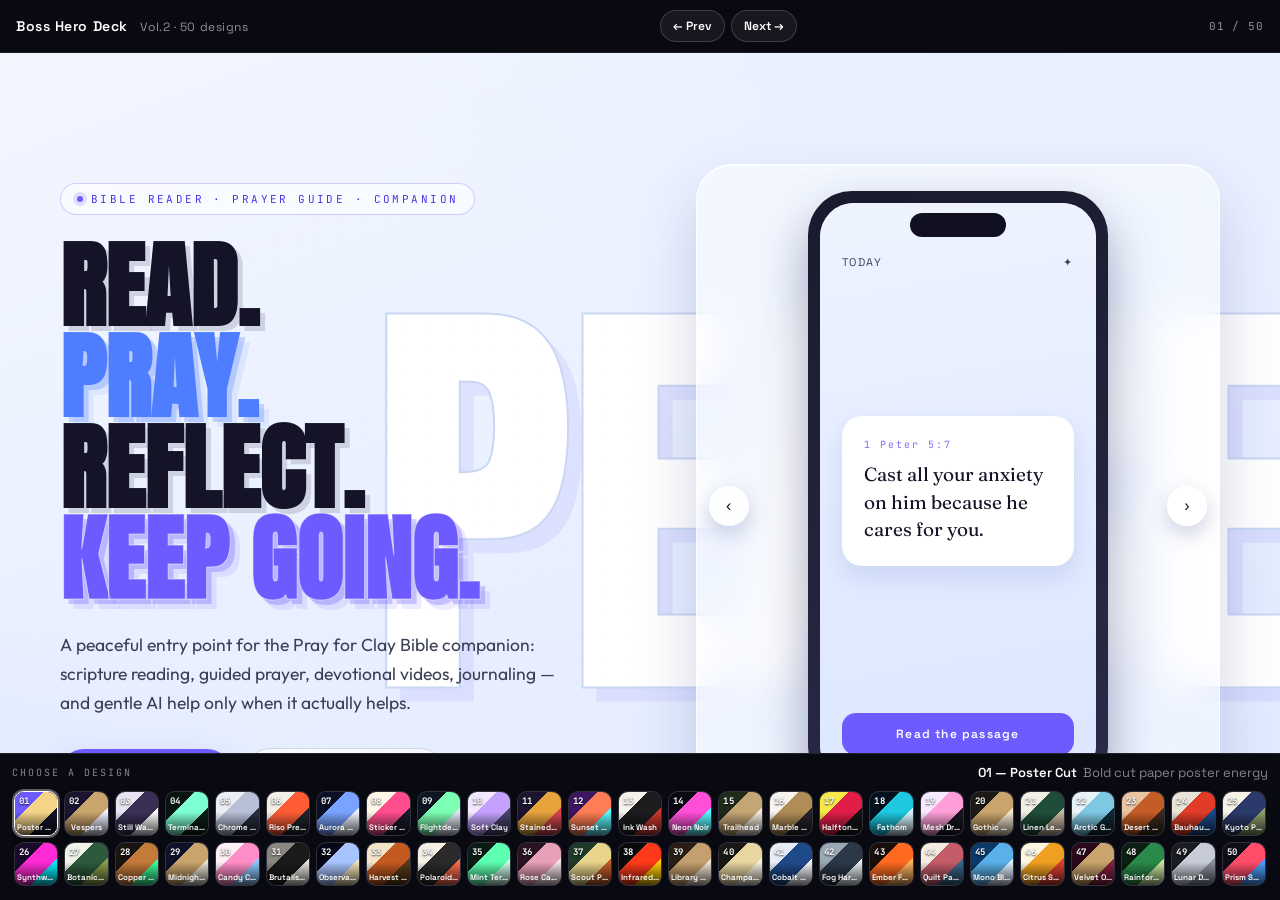
<file: hero-deck-vol2.html>
<!DOCTYPE html>
<html lang="en">
<head>
<meta charset="UTF-8">
<meta name="viewport" content="width=device-width, initial-scale=1.0">
<title>Boss Hero Deck Vol.2 — 50 Unique Styles</title>
<link rel="preconnect" href="https://fonts.googleapis.com">
<link href="https://fonts.googleapis.com/css2?family=Anton&family=Archivo+Black&family=Bebas+Neue&family=Chakra+Petch:wght@500;700&family=Fraunces:ital,opsz,wght@0,9..144,400;0,9..144,500;0,9..144,600;0,9..144,700;1,9..144,400;1,9..144,500;1,9..144,600&family=Fredoka:wght@500;600&family=JetBrains+Mono:wght@400;500;700&family=Monoton&family=Outfit:wght@300;400;500;600&family=Pirata+One&family=Space+Grotesk:wght@400;500;600;700&family=Unbounded:wght@500;700&display=swap" rel="stylesheet">
<style>

:root{
  --ink:#141327;
  --violet:#6d5bff; --violet-deep:#4a36e8;
  --gold-a:#f5d489; --gold-b:#c99b3f;
  --plum:#3a2f55;
}
*{margin:0;padding:0;box-sizing:border-box}
body{font-family:'Outfit',sans-serif;background:#0d0d16;color:var(--ink)}



.hero{display:block;min-height:100vh;min-height:100dvh;position:relative;overflow:hidden}
.wrap{max-width:1240px;margin:0 auto;padding:0 40px;position:relative;z-index:3}
.hero-grid{display:grid;grid-template-columns:1.05fr .95fr;gap:56px;align-items:center;min-height:100vh;padding:100px 0 90px}

/* style number plate */
.plate{position:absolute;bottom:20px;left:24px;z-index:9;font-family:'JetBrains Mono',monospace;font-size:11px;letter-spacing:.24em;text-transform:uppercase;opacity:.55}

.eyebrow{display:inline-flex;align-items:center;gap:8px;font-family:'JetBrains Mono',monospace;font-size:11px;letter-spacing:.22em;text-transform:uppercase;padding:8px 16px;border-radius:999px}
.eyebrow .dot{width:6px;height:6px;border-radius:50%}
.lede{font-size:17.5px;line-height:1.65;max-width:46ch;margin:26px 0 30px;font-weight:400}
.cta-row{display:flex;gap:14px;align-items:center;flex-wrap:wrap}
.btn{font-family:'Space Grotesk',sans-serif;font-weight:600;font-size:14px;letter-spacing:.04em;border-radius:999px;padding:15px 28px;cursor:pointer;border:0;transition:transform .2s,box-shadow .2s;text-decoration:none;display:inline-block}
.btn:hover{transform:translateY(-2px)}
.btn:focus-visible{outline:2px solid currentColor;outline-offset:3px}
.footnote{font-size:12.5px;margin-top:18px;opacity:.72;font-family:'JetBrains Mono',monospace;letter-spacing:.02em}

/* ---------- carousel core (markup injected by JS) ---------- */
.carousel-shell{position:relative}
.phone{width:300px;height:600px;border-radius:44px;padding:12px;position:relative;margin:0 auto}
.phone .notch{position:absolute;top:22px;left:50%;transform:translateX(-50%);width:96px;height:24px;border-radius:999px;z-index:5}
.screen-stack{position:relative;width:100%;height:100%;border-radius:34px;overflow:hidden}
.slide{position:absolute;inset:0;opacity:0;transform:scale(1.03);transition:opacity .6s ease,transform .6s ease;display:flex;flex-direction:column;padding:52px 22px 24px}
.slide.active{opacity:1;transform:scale(1)}
.dots{display:flex;gap:8px;justify-content:center;margin-top:22px}
.dots button{width:8px;height:8px;border-radius:99px;border:0;cursor:pointer;padding:0;transition:.3s}
.dots button.active{width:26px}
.car-arrows{position:absolute;top:50%;left:-14px;right:-14px;display:flex;justify-content:space-between;transform:translateY(-50%);pointer-events:none;z-index:6}
.car-arrows button{pointer-events:auto;width:40px;height:40px;border-radius:50%;border:0;cursor:pointer;font-size:16px;display:grid;place-items:center;transition:.2s}
.car-arrows button:hover{transform:scale(1.08)}
.slide-tag{position:absolute;bottom:-46px;left:0;right:0;text-align:center;font-family:'JetBrains Mono',monospace;font-size:11px;letter-spacing:.18em;text-transform:uppercase;opacity:.65}

.app-top{display:flex;justify-content:space-between;align-items:center;font-family:'Space Grotesk',sans-serif;font-size:11px;letter-spacing:.14em;text-transform:uppercase;opacity:.8;margin-bottom:auto}
.verse-card{border-radius:20px;padding:22px;position:relative;overflow:hidden}
.verse-card .ref{font-family:'JetBrains Mono',monospace;font-size:10px;letter-spacing:.2em;opacity:.7;margin-bottom:10px}
.verse-card .vtext{font-family:'Fraunces',serif;font-size:19px;line-height:1.45;font-weight:400}
.shimmer::after{content:"";position:absolute;inset:0;background:linear-gradient(105deg,transparent 40%,rgba(255,255,255,.35) 50%,transparent 60%);transform:translateX(-120%);animation:sweep 3.4s ease-in-out infinite}
@keyframes sweep{55%,100%{transform:translateX(120%)}}
.breath-wrap{display:grid;place-items:center;flex:1}
.breath{width:150px;height:150px;border-radius:50%;display:grid;place-items:center;animation:breathe 6s ease-in-out infinite}
.breath span{font-family:'Space Grotesk',sans-serif;font-size:12px;letter-spacing:.2em;text-transform:uppercase}
@keyframes breathe{0%,100%{transform:scale(.82)}50%{transform:scale(1.06)}}
.jwrap{flex:1;padding-top:28px}
.jline{height:10px;border-radius:99px;margin-bottom:14px;animation:grow 5s ease-in-out infinite}
.jline:nth-child(2){animation-delay:.35s}.jline:nth-child(3){animation-delay:.7s}.jline:nth-child(4){animation-delay:1.05s}
@keyframes grow{0%{width:8%;opacity:.4}45%,70%{width:var(--w,86%);opacity:1}100%{width:8%;opacity:.4}}
.app-cta{margin-top:auto;text-align:center;font-family:'Space Grotesk',sans-serif;font-size:12px;font-weight:600;letter-spacing:.1em;padding:13px;border-radius:14px}

h1 span.blk{display:block}



/* ---------- app shell: picker + stage ---------- */
html,body{height:100%;overflow:hidden;background:#0a0a12}
body{display:flex;flex-direction:column}

.deck-shell{display:grid;grid-template-rows:auto 1fr auto;height:100vh;height:100dvh}

.deck-top{
  z-index:50;flex-shrink:0;
  display:flex;align-items:center;justify-content:space-between;gap:16px;
  padding:10px 16px;background:rgba(10,10,18,.92);backdrop-filter:blur(16px);
  border-bottom:1px solid rgba(255,255,255,.08);color:#fff;
  font-family:'Space Grotesk',sans-serif;
}
.deck-top h1{font-size:14px;font-weight:600;letter-spacing:.04em;margin:0}
.deck-top h1 span{opacity:.55;font-weight:400;margin-left:8px;font-size:12px}
.deck-top .meta{font-family:'JetBrains Mono',monospace;font-size:11px;letter-spacing:.08em;color:rgba(255,255,255,.55)}
.deck-top .nav{display:flex;gap:6px;align-items:center}
.deck-top .nav button{
  font-family:'Space Grotesk',sans-serif;font-size:12px;font-weight:600;
  border:1px solid rgba(255,255,255,.16);background:rgba(255,255,255,.06);color:#fff;
  border-radius:999px;padding:7px 12px;cursor:pointer
}
.deck-top .nav button:hover{background:rgba(255,255,255,.12)}
.deck-top .nav button:focus-visible{outline:2px solid #8ab4ff;outline-offset:2px}

#stage{position:relative;overflow:auto;min-height:0;background:#0d0d16}
#stage .hero{min-height:100%}

.deck-dock{
  z-index:50;flex-shrink:0;
  background:rgba(10,10,18,.94);backdrop-filter:blur(18px);
  border-top:1px solid rgba(255,255,255,.1);
  padding:10px 12px 12px;color:#fff;
}
.dock-head{display:flex;align-items:center;justify-content:space-between;margin-bottom:8px;gap:12px}
.dock-head .label{font-family:'JetBrains Mono',monospace;font-size:10px;letter-spacing:.2em;text-transform:uppercase;color:rgba(255,255,255,.5)}
.dock-head .active-name{font-family:'Space Grotesk',sans-serif;font-size:13px;font-weight:600}
.dock-head .active-name b{font-weight:600;color:#fff}
.dock-head .active-name span{color:rgba(255,255,255,.5);font-weight:400;margin-left:6px}

.tile-grid{
  display:grid;
  grid-template-columns:repeat(auto-fill,minmax(52px,1fr));
  gap:6px;
  max-height:148px;
  overflow:auto;
  padding:2px;
  scrollbar-width:thin;
  scrollbar-color:rgba(255,255,255,.2) transparent;
}
.tile{
  aspect-ratio:1;
  border:1px solid rgba(255,255,255,.1);
  border-radius:10px;
  cursor:pointer;
  position:relative;
  overflow:hidden;
  padding:0;
  background:#1a1a28;
  transition:transform .15s,border-color .15s,box-shadow .15s;
}
.tile:hover{transform:translateY(-2px);border-color:rgba(255,255,255,.35)}
.tile:focus-visible{outline:2px solid #8ab4ff;outline-offset:2px}
.tile.on{border-color:#fff;box-shadow:0 0 0 2px rgba(255,255,255,.35),0 8px 20px rgba(0,0,0,.4)}
.tile .sw{
  position:absolute;inset:0;
  background:
    linear-gradient(135deg,var(--s1) 0 34%,var(--s2) 34% 68%,var(--s3) 68%);
}
.tile .n{
  position:absolute;left:4px;top:3px;
  font-family:'JetBrains Mono',monospace;font-size:9px;font-weight:700;
  color:#fff;text-shadow:0 1px 2px rgba(0,0,0,.8);letter-spacing:.02em;
  z-index:1;
}
.tile .tip{
  position:absolute;left:0;right:0;bottom:0;
  font-family:'Space Grotesk',sans-serif;font-size:8px;font-weight:600;
  color:#fff;text-align:center;padding:10px 2px 3px;
  background:linear-gradient(transparent,rgba(0,0,0,.75));
  white-space:nowrap;overflow:hidden;text-overflow:ellipsis;
  z-index:1;
}

@media (max-width:960px){
  .hero-grid{grid-template-columns:1fr;gap:48px;padding:90px 0 70px}
  .wrap{padding:0 20px}
  .phone{width:260px;height:520px}
  .car-arrows{left:0;right:0}
  .tile-grid{max-height:120px;grid-template-columns:repeat(auto-fill,minmax(46px,1fr))}
  .deck-top h1 span{display:none}
}
@media (min-width:1100px){
  .tile-grid{grid-template-columns:repeat(25,minmax(0,1fr));max-height:none}
}

/* ============ No.01 POSTER CUT ============ */
#v1{background:radial-gradient(1100px 620px at 78% -10%,#e8efff 0%,transparent 60%),radial-gradient(900px 700px at -10% 100%,#dbe7ff 0%,transparent 55%),linear-gradient(160deg,#f2f6ff,#dfe9ff)}
#v1::before{content:"PEACE";position:absolute;right:-.06em;top:50%;transform:translateY(-50%);font-family:'Anton',sans-serif;font-size:min(34vw,470px);letter-spacing:-.02em;color:#fff;-webkit-text-stroke:2px #c9d7f4;z-index:1;line-height:1;user-select:none;text-shadow:14px 14px 0 rgba(109,91,255,.10)}
#v1 .grain{position:absolute;inset:0;z-index:2;opacity:.5;pointer-events:none;background-image:radial-gradient(rgba(20,19,39,.05) 1px,transparent 1px);background-size:22px 22px;mask-image:radial-gradient(closest-side at 40% 45%,black,transparent)}
#v1 .eyebrow{background:rgba(255,255,255,.6);border:1px solid rgba(109,91,255,.28);color:var(--violet-deep);backdrop-filter:blur(8px)}
#v1 .eyebrow .dot{background:var(--violet);box-shadow:0 0 0 4px rgba(109,91,255,.18)}
#v1 h1{font-family:'Anton',sans-serif;font-size:clamp(58px,7.4vw,104px);line-height:.96;text-transform:uppercase;margin-top:26px}
#v1 h1 .a{color:var(--ink);text-shadow:5px 5px 0 rgba(20,19,39,.14)}
#v1 h1 .b{color:#4f7dff;text-shadow:5px 5px 0 rgba(79,125,255,.28),10px 10px 0 rgba(79,125,255,.10)}
#v1 h1 .c{color:var(--violet);text-shadow:5px 5px 0 rgba(109,91,255,.30),10px 10px 0 rgba(109,91,255,.12);-webkit-text-stroke:1px rgba(255,255,255,.5)}
#v1 .lede{color:#3c3f57}
#v1 .btn-a{background:var(--violet);color:#fff;box-shadow:0 6px 0 var(--violet-deep),0 18px 34px rgba(109,91,255,.35)}
#v1 .btn-b{background:rgba(255,255,255,.65);color:var(--ink);border:1px solid rgba(20,19,39,.16);backdrop-filter:blur(8px);box-shadow:0 4px 0 rgba(20,19,39,.1)}
#v1 .footnote{color:#5b5f7d}
#v1 .glass-card{background:rgba(255,255,255,.42);border:1px solid rgba(255,255,255,.75);border-radius:36px;padding:26px 26px 30px;backdrop-filter:blur(22px) saturate(1.4);box-shadow:0 30px 60px rgba(60,70,140,.22),inset 0 1px 0 rgba(255,255,255,.9)}
#v1 .phone{background:linear-gradient(160deg,#1a1a2e,#2b2b4a);box-shadow:0 24px 50px rgba(30,35,90,.4)}
#v1 .phone .notch{background:#101020}
#v1 .screen-stack{background:#f4f7ff}
#v1 .s-verse{background:linear-gradient(170deg,#eef3ff,#dbe6ff)}
#v1 .s-verse .verse-card{background:#fff;box-shadow:0 12px 26px rgba(90,110,200,.18)}
#v1 .s-verse .ref{color:var(--violet-deep)}
#v1 .s-pray{background:linear-gradient(180deg,#171732,#232355);color:#fff}
#v1 .s-pray .breath{background:radial-gradient(circle,rgba(138,160,255,.5),rgba(138,160,255,.06) 70%);border:1px solid rgba(160,180,255,.5)}
#v1 .s-journal{background:linear-gradient(170deg,#fdfdff,#eef1fb)}
#v1 .s-journal .jline{background:linear-gradient(90deg,#c9d4f5,#aebdf0)}
#v1 .app-cta{background:var(--violet);color:#fff}
#v1 .dots button{background:rgba(20,19,39,.18)}
#v1 .dots button.active{background:var(--violet)}
#v1 .car-arrows button{background:rgba(255,255,255,.85);color:var(--ink);box-shadow:0 8px 20px rgba(60,70,140,.25)}
#v1 .plate{color:var(--ink)}

/* ============ No.02 VESPERS ============ */
#v2{background:radial-gradient(900px 500px at 85% 0%,rgba(120,110,255,.25),transparent 60%),radial-gradient(700px 700px at 10% 110%,rgba(245,212,137,.12),transparent 55%),linear-gradient(175deg,#141433,#232057 70%,#1b1840);color:#eef0ff}
#v2 .stars{position:absolute;inset:0;z-index:1;pointer-events:none;background-image:radial-gradient(rgba(255,255,255,.5) 1px,transparent 1.4px);background-size:160px 140px;opacity:.35;animation:twinkle 7s ease-in-out infinite alternate}
@keyframes twinkle{to{opacity:.15}}
#v2 .rays{position:absolute;top:-40%;left:30%;width:60%;height:180%;z-index:1;pointer-events:none;transform:rotate(18deg);background:linear-gradient(90deg,transparent,rgba(245,212,137,.06) 30%,rgba(245,212,137,.12) 50%,rgba(245,212,137,.06) 70%,transparent);filter:blur(8px)}
#v2 .eyebrow{background:rgba(245,212,137,.08);border:1px solid rgba(245,212,137,.35);color:var(--gold-a)}
#v2 .eyebrow .dot{background:var(--gold-a);box-shadow:0 0 12px rgba(245,212,137,.8)}
#v2 h1{font-family:'Fraunces',serif;font-weight:600;font-size:clamp(52px,6.6vw,92px);line-height:1.04;letter-spacing:-.01em;margin-top:28px}
#v2 h1 em{font-style:italic;font-weight:400}
#v2 h1 .a{color:#f2f3ff;text-shadow:0 2px 0 rgba(0,0,10,.55),0 14px 34px rgba(0,0,30,.6)}
#v2 h1 .b{background:linear-gradient(178deg,#fbe7ae 10%,var(--gold-a) 40%,var(--gold-b) 78%,#8a6420);-webkit-background-clip:text;background-clip:text;color:transparent;filter:drop-shadow(0 2px 0 rgba(60,40,0,.55)) drop-shadow(0 12px 26px rgba(245,212,137,.28))}
#v2 .lede{color:#c3c6e8}
#v2 .btn-a{background:linear-gradient(180deg,#fbe7ae,var(--gold-b));color:#241c04;box-shadow:0 2px 0 rgba(255,255,255,.55) inset,0 14px 30px rgba(245,212,137,.28)}
#v2 .btn-b{background:rgba(255,255,255,.06);color:#eef0ff;border:1px solid rgba(255,255,255,.22);backdrop-filter:blur(10px)}
#v2 .footnote{color:#8f93bd}
#v2 .glass-card{background:rgba(255,255,255,.06);border:1px solid rgba(255,255,255,.16);border-radius:36px;padding:26px 26px 30px;backdrop-filter:blur(20px);box-shadow:0 40px 80px rgba(0,0,20,.5),inset 0 1px 0 rgba(255,255,255,.22)}
#v2 .phone{background:linear-gradient(160deg,#0c0c1c,#1c1a38);box-shadow:0 30px 60px rgba(0,0,20,.6),0 0 0 1px rgba(245,212,137,.18)}
#v2 .phone .notch{background:#07070f}
#v2 .screen-stack{background:#12122a}
#v2 .s-verse{background:linear-gradient(180deg,#181736,#100f26);color:#eef0ff}
#v2 .s-verse .verse-card{background:rgba(245,212,137,.08);border:1px solid rgba(245,212,137,.3)}
#v2 .s-verse .ref{color:var(--gold-a)}
#v2 .s-pray{background:radial-gradient(circle at 50% 35%,#26234f,#0f0e24);color:#eef0ff}
#v2 .s-pray .breath{background:radial-gradient(circle,rgba(245,212,137,.35),rgba(245,212,137,.04) 70%);border:1px solid rgba(245,212,137,.45)}
#v2 .s-journal{background:linear-gradient(180deg,#161533,#0f0e24);color:#eef0ff}
#v2 .s-journal .jline{background:linear-gradient(90deg,rgba(245,212,137,.55),rgba(245,212,137,.2))}
#v2 .app-cta{background:linear-gradient(180deg,#fbe7ae,var(--gold-b));color:#241c04}
#v2 .dots button{background:rgba(255,255,255,.22)}
#v2 .dots button.active{background:var(--gold-a)}
#v2 .car-arrows button{background:rgba(255,255,255,.1);color:#fff;border:1px solid rgba(255,255,255,.2);backdrop-filter:blur(8px)}

/* ============ No.03 STILL WATER ============ */
#v3{background:radial-gradient(1000px 600px at 20% 0%,#f3efe7 0%,transparent 55%),radial-gradient(1000px 700px at 95% 90%,#dfe4f5 0%,transparent 55%),linear-gradient(150deg,#f7f4ef,#e9edf7)}
#v3 .blob{position:absolute;border-radius:50%;filter:blur(70px);z-index:1;pointer-events:none;animation:drift 16s ease-in-out infinite alternate}
#v3 .blob.b1{width:420px;height:420px;background:rgba(140,150,235,.28);top:-90px;right:16%}
#v3 .blob.b2{width:360px;height:360px;background:rgba(214,178,120,.22);bottom:-60px;left:8%;animation-delay:-6s}
@keyframes drift{to{transform:translate(40px,30px) scale(1.08)}}
#v3 .eyebrow{background:rgba(255,255,255,.55);border:1px solid rgba(58,47,85,.16);color:var(--plum);backdrop-filter:blur(10px);box-shadow:0 6px 18px rgba(58,47,85,.08)}
#v3 .eyebrow .dot{background:#8b7bd8}
#v3 h1{font-family:'Fraunces',serif;font-weight:700;font-size:clamp(54px,6.8vw,96px);line-height:1.02;letter-spacing:-.015em;color:var(--plum);margin-top:28px;text-shadow:0 1px 0 #fff,0 2px 0 rgba(255,255,255,.7),0 3px 2px rgba(58,47,85,.14),0 16px 34px rgba(58,47,85,.16)}
#v3 h1 em{font-style:italic;font-weight:400;color:#8b7bd8;text-shadow:0 1px 0 #fff,0 3px 2px rgba(139,123,216,.28),0 16px 34px rgba(139,123,216,.3)}
#v3 .lede{color:#565170}
#v3 .btn-a{background:var(--plum);color:#fdfcf9;box-shadow:0 1px 0 rgba(255,255,255,.4) inset,0 16px 34px rgba(58,47,85,.3)}
#v3 .btn-b{background:rgba(255,255,255,.6);color:var(--plum);border:1px solid rgba(58,47,85,.14);backdrop-filter:blur(10px);box-shadow:0 8px 22px rgba(58,47,85,.1)}
#v3 .footnote{color:#7a7492}
#v3 .glass-card{background:rgba(255,255,255,.34);border:1px solid rgba(255,255,255,.85);border-radius:40px;padding:26px 26px 30px;backdrop-filter:blur(26px) saturate(1.5);box-shadow:0 34px 70px rgba(90,85,140,.22),inset 0 2px 0 rgba(255,255,255,1)}
#v3 .phone{background:linear-gradient(160deg,#efece4,#d9d6e6);box-shadow:0 24px 50px rgba(90,85,140,.3),inset 0 1px 0 #fff}
#v3 .phone .notch{background:#c8c4d6}
#v3 .screen-stack{background:#fbfaf7}
#v3 .s-verse{background:linear-gradient(175deg,#fdfcf9,#eef0fa);color:var(--plum)}
#v3 .s-verse .verse-card{background:#fff;box-shadow:0 14px 30px rgba(90,85,140,.14)}
#v3 .s-verse .ref{color:#8b7bd8}
#v3 .s-pray{background:linear-gradient(180deg,#3b3560,#221e3d);color:#f4f2ff}
#v3 .s-pray .breath{background:radial-gradient(circle,rgba(196,184,255,.45),rgba(196,184,255,.05) 70%);border:1px solid rgba(196,184,255,.5)}
#v3 .s-journal{background:linear-gradient(175deg,#fdfcf9,#f1eee6);color:var(--plum)}
#v3 .s-journal .jline{background:linear-gradient(90deg,#d9d2ea,#c4b8e6)}
#v3 .app-cta{background:var(--plum);color:#fdfcf9}
#v3 .dots button{background:rgba(58,47,85,.2)}
#v3 .dots button.active{background:#8b7bd8}
#v3 .car-arrows button{background:rgba(255,255,255,.9);color:var(--plum);box-shadow:0 10px 24px rgba(90,85,140,.22)}

/* ============ No.04 TERMINAL BLOOM (bioluminescent console) ============ */
#v4{background:radial-gradient(1000px 700px at 80% 10%,rgba(77,232,255,.08),transparent 55%),radial-gradient(800px 600px at 5% 95%,rgba(125,255,212,.07),transparent 55%),linear-gradient(170deg,#04100d,#071c17 60%,#051411);color:#d8fff2}
#v4 .scan{position:absolute;inset:0;z-index:1;pointer-events:none;background:repeating-linear-gradient(0deg,rgba(125,255,212,.03) 0 1px,transparent 1px 4px)}
#v4 .glowline{position:absolute;left:0;right:0;height:2px;background:linear-gradient(90deg,transparent,rgba(125,255,212,.5),transparent);top:0;z-index:2;animation:scanmove 9s linear infinite;filter:blur(1px)}
@keyframes scanmove{to{top:100%}}
#v4 .eyebrow{background:rgba(125,255,212,.06);border:1px solid rgba(125,255,212,.4);color:#7dffd4;border-radius:8px}
#v4 .eyebrow .dot{background:#7dffd4;box-shadow:0 0 10px #7dffd4;animation:blink 1.4s steps(2) infinite}
@keyframes blink{50%{opacity:.25}}
#v4 h1{font-family:'Chakra Petch',sans-serif;font-weight:700;font-size:clamp(50px,6.4vw,88px);line-height:1.02;text-transform:uppercase;letter-spacing:.01em;margin-top:28px}
#v4 h1 .a{color:#e9fff8;text-shadow:0 0 14px rgba(125,255,212,.35),4px 4px 0 rgba(3,26,20,.9)}
#v4 h1 .b{color:#7dffd4;text-shadow:0 0 10px rgba(125,255,212,.9),0 0 34px rgba(125,255,212,.5),4px 4px 0 rgba(3,26,20,.9)}
#v4 h1 .c{color:#4de8ff;text-shadow:0 0 10px rgba(77,232,255,.9),0 0 34px rgba(77,232,255,.5),4px 4px 0 rgba(3,26,20,.9)}
#v4 .lede{color:#9fd8c6;font-family:'Outfit',sans-serif}
#v4 .btn-a{background:#7dffd4;color:#04231a;border-radius:10px;box-shadow:0 0 24px rgba(125,255,212,.5),0 5px 0 #2ea183}
#v4 .btn-b{background:transparent;color:#7dffd4;border:1px solid rgba(125,255,212,.5);border-radius:10px}
#v4 .footnote{color:#5e9d8a}
#v4 .glass-card{background:rgba(9,40,32,.4);border:1px solid rgba(125,255,212,.3);border-radius:22px;padding:26px 26px 30px;backdrop-filter:blur(16px);box-shadow:0 0 44px rgba(125,255,212,.14),0 30px 60px rgba(0,0,0,.5),inset 0 1px 0 rgba(125,255,212,.3)}
#v4 .phone{background:#03110d;box-shadow:0 0 0 1px rgba(125,255,212,.4),0 0 34px rgba(125,255,212,.2),0 26px 50px rgba(0,0,0,.6);border-radius:24px}
#v4 .phone .notch{background:#0a2b22;border-radius:6px}
#v4 .screen-stack{background:#051712;border-radius:14px}
#v4 .s-verse{background:linear-gradient(180deg,#07211a,#04140f);color:#d8fff2}
#v4 .s-verse .verse-card{background:rgba(125,255,212,.06);border:1px solid rgba(125,255,212,.35);border-radius:10px}
#v4 .s-verse .ref{color:#7dffd4}
#v4 .s-verse .vtext{font-family:'JetBrains Mono',monospace;font-size:15px}
#v4 .s-pray{background:radial-gradient(circle at 50% 35%,#0a2e24,#04140f);color:#d8fff2}
#v4 .s-pray .breath{background:radial-gradient(circle,rgba(125,255,212,.35),rgba(125,255,212,.03) 70%);border:1px solid rgba(125,255,212,.6);box-shadow:0 0 30px rgba(125,255,212,.3)}
#v4 .s-journal{background:linear-gradient(180deg,#062019,#04140f);color:#d8fff2}
#v4 .s-journal .jline{background:linear-gradient(90deg,rgba(125,255,212,.7),rgba(77,232,255,.35));box-shadow:0 0 8px rgba(125,255,212,.4);height:8px}
#v4 .app-cta{background:#7dffd4;color:#04231a;border-radius:8px}
#v4 .dots button{background:rgba(125,255,212,.25)}
#v4 .dots button.active{background:#7dffd4;box-shadow:0 0 10px rgba(125,255,212,.8)}
#v4 .car-arrows button{background:rgba(125,255,212,.1);color:#7dffd4;border:1px solid rgba(125,255,212,.4)}

/* ============ No.05 CHROME LIQUID (y2k metal) ============ */
#v5{background:radial-gradient(900px 500px at 70% -10%,rgba(160,160,200,.16),transparent 55%),radial-gradient(700px 600px at 10% 110%,rgba(150,90,255,.14),transparent 55%),linear-gradient(170deg,#101018,#1a1a26 60%,#0d0d14);color:#eceef6}
#v5 .ring{position:absolute;border-radius:50%;border:1px solid rgba(200,205,230,.14);z-index:1;pointer-events:none}
#v5 .ring.r1{width:640px;height:640px;top:-220px;right:-140px}
#v5 .ring.r2{width:900px;height:900px;top:-320px;right:-260px}
#v5 .eyebrow{background:linear-gradient(180deg,rgba(255,255,255,.14),rgba(255,255,255,.03));border:1px solid rgba(255,255,255,.25);color:#dfe3f2}
#v5 .eyebrow .dot{background:#b48cff;box-shadow:0 0 10px rgba(180,140,255,.9)}
#v5 h1{font-family:'Unbounded',sans-serif;font-weight:900;font-size:clamp(42px,5.4vw,76px);line-height:1.04;letter-spacing:-.01em;text-transform:uppercase;margin-top:28px}
#v5 h1 .a{background:linear-gradient(180deg,#ffffff 0%,#c9cede 35%,#787f96 50%,#e8ebf5 62%,#9aa0b8 100%);-webkit-background-clip:text;background-clip:text;color:transparent;filter:drop-shadow(0 3px 0 rgba(0,0,0,.7)) drop-shadow(0 16px 30px rgba(120,130,180,.35))}
#v5 h1 .b{background:linear-gradient(180deg,#e8d8ff 0%,#b48cff 45%,#6d3fe0 60%,#d6c2ff 100%);-webkit-background-clip:text;background-clip:text;color:transparent;filter:drop-shadow(0 3px 0 rgba(0,0,0,.7)) drop-shadow(0 16px 34px rgba(150,90,255,.45))}
#v5 .lede{color:#b7bccf}
#v5 .btn-a{background:linear-gradient(180deg,#f4f5fb,#b9bfd4);color:#14141e;box-shadow:0 1px 0 #fff inset,0 5px 0 #6b7188,0 18px 34px rgba(0,0,0,.5)}
#v5 .btn-b{background:rgba(255,255,255,.05);color:#eceef6;border:1px solid rgba(255,255,255,.25)}
#v5 .footnote{color:#7e8399}
#v5 .glass-card{background:linear-gradient(160deg,rgba(255,255,255,.1),rgba(255,255,255,.02));border:1px solid rgba(255,255,255,.22);border-radius:30px;padding:26px 26px 30px;backdrop-filter:blur(18px);box-shadow:0 40px 80px rgba(0,0,0,.6),inset 0 1px 0 rgba(255,255,255,.4)}
#v5 .phone{background:linear-gradient(160deg,#2a2a3a,#101018);box-shadow:0 0 0 2px rgba(200,205,230,.3),0 30px 60px rgba(0,0,0,.7)}
#v5 .phone .notch{background:#0a0a10}
#v5 .screen-stack{background:#14141e}
#v5 .s-verse{background:linear-gradient(180deg,#1b1b28,#111119);color:#eceef6}
#v5 .s-verse .verse-card{background:rgba(255,255,255,.05);border:1px solid rgba(255,255,255,.18)}
#v5 .s-verse .ref{color:#b48cff}
#v5 .s-pray{background:radial-gradient(circle at 50% 35%,#241f3a,#101018);color:#eceef6}
#v5 .s-pray .breath{background:radial-gradient(circle,rgba(180,140,255,.4),rgba(180,140,255,.04) 70%);border:1px solid rgba(180,140,255,.5)}
#v5 .s-journal{background:linear-gradient(180deg,#191924,#111119);color:#eceef6}
#v5 .s-journal .jline{background:linear-gradient(90deg,#c9cede,#787f96)}
#v5 .app-cta{background:linear-gradient(180deg,#f4f5fb,#b9bfd4);color:#14141e}
#v5 .dots button{background:rgba(255,255,255,.2)}
#v5 .dots button.active{background:#b48cff}
#v5 .car-arrows button{background:rgba(255,255,255,.08);color:#eceef6;border:1px solid rgba(255,255,255,.22)}

/* ============ No.06 RISO PRESS (misregistered print) ============ */
#v6{background:#f6f1e5;color:#20242e}
#v6 .paper{position:absolute;inset:0;z-index:1;pointer-events:none;opacity:.65;background-image:radial-gradient(rgba(32,36,46,.06) 1px,transparent 1px);background-size:5px 5px}
#v6 .stamp{position:absolute;top:120px;right:6%;width:150px;height:150px;border:3px solid #ff5a49;border-radius:50%;z-index:2;display:grid;place-items:center;font-family:'JetBrains Mono',monospace;font-size:10px;letter-spacing:.24em;text-transform:uppercase;color:#ff5a49;transform:rotate(12deg);opacity:.85;text-align:center;line-height:1.7}
#v6 .eyebrow{background:#20242e;color:#f6f1e5;border-radius:4px}
#v6 .eyebrow .dot{background:#ff5a49}
#v6 h1{font-family:'Archivo Black',sans-serif;font-size:clamp(54px,7vw,100px);line-height:.98;text-transform:uppercase;letter-spacing:-.01em;margin-top:28px;color:#2244cc}
#v6 h1 .a{text-shadow:4px 4px 0 rgba(255,90,73,.85)}
#v6 h1 .b{color:#ff5a49;text-shadow:4px 4px 0 rgba(34,68,204,.75)}
#v6 .lede{color:#464c5c}
#v6 .btn-a{background:#2244cc;color:#f6f1e5;border-radius:8px;box-shadow:5px 5px 0 #ff5a49}
#v6 .btn-a:hover{box-shadow:7px 7px 0 #ff5a49}
#v6 .btn-b{background:transparent;color:#20242e;border:2px solid #20242e;border-radius:8px;box-shadow:5px 5px 0 rgba(32,36,46,.2)}
#v6 .footnote{color:#6b7180}
#v6 .glass-card{background:#fffdf6;border:2px solid #20242e;border-radius:18px;padding:26px 26px 30px;box-shadow:10px 10px 0 rgba(34,68,204,.85)}
#v6 .phone{background:#20242e;box-shadow:6px 6px 0 rgba(255,90,73,.8);border-radius:34px}
#v6 .phone .notch{background:#0c0e14}
#v6 .screen-stack{background:#f6f1e5;border-radius:24px}
#v6 .s-verse{background:#f6f1e5;color:#20242e}
#v6 .s-verse .verse-card{background:#fffdf6;border:2px solid #2244cc;border-radius:12px;box-shadow:5px 5px 0 rgba(34,68,204,.25)}
#v6 .s-verse .ref{color:#ff5a49}
#v6 .s-pray{background:#2244cc;color:#f6f1e5}
#v6 .s-pray .breath{background:radial-gradient(circle,rgba(246,241,229,.3),rgba(246,241,229,.03) 70%);border:2px dashed rgba(246,241,229,.7)}
#v6 .s-journal{background:#fffdf6;color:#20242e}
#v6 .s-journal .jline{background:repeating-linear-gradient(90deg,#2244cc 0 14px,#ff5a49 14px 28px);opacity:.75;height:8px}
#v6 .app-cta{background:#ff5a49;color:#fffdf6;border-radius:8px}
#v6 .dots button{background:rgba(32,36,46,.25)}
#v6 .dots button.active{background:#ff5a49}
#v6 .car-arrows button{background:#20242e;color:#f6f1e5;border-radius:8px}

/* ============ No.07 AURORA VEIL (dark glass + living light) ============ */
#v7{background:#0b0e1a;color:#f0f3ff}
#v7 .aur{position:absolute;border-radius:50%;filter:blur(90px);z-index:1;pointer-events:none;mix-blend-mode:screen;animation:aurdrift 14s ease-in-out infinite alternate}
#v7 .aur.a1{width:560px;height:420px;background:rgba(64,224,170,.4);top:-10%;left:22%}
#v7 .aur.a2{width:520px;height:440px;background:rgba(120,90,255,.45);top:6%;right:6%;animation-delay:-5s}
#v7 .aur.a3{width:480px;height:380px;background:rgba(60,150,255,.4);bottom:-8%;left:6%;animation-delay:-9s}
@keyframes aurdrift{to{transform:translate(60px,40px) scale(1.12);filter:blur(110px) hue-rotate(24deg)}}
#v7 .eyebrow{background:rgba(255,255,255,.06);border:1px solid rgba(255,255,255,.28);color:#dfe6ff;backdrop-filter:blur(12px)}
#v7 .eyebrow .dot{background:#40e0aa;box-shadow:0 0 10px rgba(64,224,170,.9)}
#v7 h1{font-family:'Space Grotesk',sans-serif;font-weight:700;font-size:clamp(52px,6.6vw,94px);line-height:1.02;letter-spacing:-.02em;margin-top:28px;color:#fff;text-shadow:0 0 24px rgba(140,160,255,.4),0 2px 0 rgba(0,0,20,.8),0 20px 44px rgba(0,0,30,.6)}
#v7 h1 .b{background:linear-gradient(92deg,#40e0aa,#6fa8ff 50%,#b48cff);-webkit-background-clip:text;background-clip:text;color:transparent;filter:drop-shadow(0 2px 0 rgba(0,0,20,.8)) drop-shadow(0 0 26px rgba(111,168,255,.55))}
#v7 .lede{color:#b9c1e0}
#v7 .btn-a{background:#fff;color:#0b0e1a;box-shadow:0 0 30px rgba(255,255,255,.3),0 14px 30px rgba(0,0,20,.5)}
#v7 .btn-b{background:rgba(255,255,255,.06);color:#f0f3ff;border:1px solid rgba(255,255,255,.3);backdrop-filter:blur(12px)}
#v7 .footnote{color:#7d86ab}
#v7 .glass-card{background:rgba(255,255,255,.07);border:1px solid rgba(255,255,255,.24);border-radius:36px;padding:26px 26px 30px;backdrop-filter:blur(24px) saturate(1.5);box-shadow:0 44px 90px rgba(0,0,20,.6),inset 0 1px 0 rgba(255,255,255,.4)}
#v7 .phone{background:linear-gradient(160deg,#151a2e,#0b0e1a);box-shadow:0 0 0 1px rgba(255,255,255,.2),0 30px 60px rgba(0,0,20,.7)}
#v7 .phone .notch{background:#070912}
#v7 .screen-stack{background:#0e1222}
#v7 .s-verse{background:linear-gradient(180deg,#131830,#0c101f);color:#f0f3ff}
#v7 .s-verse .verse-card{background:rgba(255,255,255,.06);border:1px solid rgba(255,255,255,.2)}
#v7 .s-verse .ref{color:#40e0aa}
#v7 .s-pray{background:radial-gradient(circle at 50% 35%,#1c2444,#0c101f);color:#f0f3ff}
#v7 .s-pray .breath{background:radial-gradient(circle,rgba(111,168,255,.4),rgba(111,168,255,.04) 70%);border:1px solid rgba(111,168,255,.55)}
#v7 .s-journal{background:linear-gradient(180deg,#111631,#0c101f);color:#f0f3ff}
#v7 .s-journal .jline{background:linear-gradient(90deg,#40e0aa,#6fa8ff)}
#v7 .app-cta{background:#fff;color:#0b0e1a}
#v7 .dots button{background:rgba(255,255,255,.22)}
#v7 .dots button.active{background:#6fa8ff}
#v7 .car-arrows button{background:rgba(255,255,255,.1);color:#fff;border:1px solid rgba(255,255,255,.26);backdrop-filter:blur(8px)}

/* ============ No.08 STICKER POP (outline + slab shadow) ============ */
#v8{background:radial-gradient(1000px 600px at 85% 10%,#d4ddff,transparent 60%),linear-gradient(160deg,#aebcff,#8da2ff);color:#1a1a2e}
#v8 .dotsbg{position:absolute;inset:0;z-index:1;pointer-events:none;background-image:radial-gradient(rgba(26,26,46,.14) 2px,transparent 2px);background-size:30px 30px}
#v8 .badge{position:absolute;z-index:2;font-family:'Space Grotesk',sans-serif;font-weight:700;font-size:12px;letter-spacing:.06em;background:#ffe14d;color:#1a1a2e;border:3px solid #1a1a2e;border-radius:999px;padding:10px 18px;box-shadow:5px 5px 0 #1a1a2e}
#v8 .badge.g1{top:130px;left:5%;transform:rotate(-8deg)}
#v8 .badge.g2{bottom:70px;right:8%;transform:rotate(6deg);background:#7dffb0}
#v8 .eyebrow{background:#fff;border:3px solid #1a1a2e;color:#1a1a2e;box-shadow:4px 4px 0 #1a1a2e}
#v8 .eyebrow .dot{background:#ff6b9d}
#v8 h1{font-family:'Bungee',sans-serif;font-size:clamp(44px,5.8vw,82px);line-height:1.04;margin-top:28px;color:#fff;-webkit-text-stroke:3px #1a1a2e;text-shadow:7px 7px 0 #1a1a2e}
#v8 h1 .b{color:#ffe14d}
#v8 h1 .c{color:#ff6b9d}
#v8 .lede{color:#2b2b46;font-weight:500}
#v8 .btn-a{background:#1a1a2e;color:#fff;border:3px solid #1a1a2e;box-shadow:6px 6px 0 rgba(26,26,46,.35)}
#v8 .btn-b{background:#fff;color:#1a1a2e;border:3px solid #1a1a2e;box-shadow:6px 6px 0 rgba(26,26,46,.35)}
#v8 .footnote{color:#33335c}
#v8 .glass-card{background:rgba(255,255,255,.55);border:3px solid #1a1a2e;border-radius:32px;padding:26px 26px 30px;backdrop-filter:blur(14px);box-shadow:12px 12px 0 #1a1a2e}
#v8 .phone{background:#1a1a2e;box-shadow:0 20px 44px rgba(26,26,46,.45)}
#v8 .phone .notch{background:#0c0c1c}
#v8 .screen-stack{background:#f2f4ff}
#v8 .s-verse{background:linear-gradient(175deg,#f6f8ff,#dfe6ff);color:#1a1a2e}
#v8 .s-verse .verse-card{background:#fff;border:2.5px solid #1a1a2e;border-radius:16px;box-shadow:5px 5px 0 rgba(26,26,46,.9)}
#v8 .s-verse .ref{color:#ff6b9d}
#v8 .s-pray{background:#1a1a2e;color:#fff}
#v8 .s-pray .breath{background:radial-gradient(circle,rgba(255,225,77,.4),rgba(255,225,77,.04) 70%);border:2.5px solid #ffe14d}
#v8 .s-journal{background:#fffef4;color:#1a1a2e}
#v8 .s-journal .jline{background:#1a1a2e;opacity:.8;height:8px}
#v8 .app-cta{background:#ffe14d;color:#1a1a2e;border:2.5px solid #1a1a2e;border-radius:10px;box-shadow:4px 4px 0 #1a1a2e}
#v8 .dots button{background:rgba(26,26,46,.3)}
#v8 .dots button.active{background:#1a1a2e}
#v8 .car-arrows button{background:#fff;color:#1a1a2e;border:3px solid #1a1a2e;box-shadow:4px 4px 0 #1a1a2e;border-radius:12px}

/* ============ No.09 FLIGHTDECK (HUD industrial) ============ */
#v9{background:linear-gradient(180deg,#0f141c,#131a24 60%,#0c1118);color:#dfe7f2}
#v9 .grid{position:absolute;inset:0;z-index:1;pointer-events:none;background-image:linear-gradient(rgba(140,170,210,.07) 1px,transparent 1px),linear-gradient(90deg,rgba(140,170,210,.07) 1px,transparent 1px);background-size:56px 56px}
#v9 .hudcorner{position:absolute;width:26px;height:26px;border:2px solid rgba(255,180,84,.7);z-index:2}
#v9 .hc1{top:96px;left:26px;border-right:0;border-bottom:0}
#v9 .hc2{top:96px;right:26px;border-left:0;border-bottom:0}
#v9 .hc3{bottom:26px;left:26px;border-right:0;border-top:0}
#v9 .hc4{bottom:26px;right:26px;border-left:0;border-top:0}
#v9 .eyebrow{background:rgba(255,180,84,.08);border:1px solid rgba(255,180,84,.5);color:#ffb454;border-radius:4px}
#v9 .eyebrow .dot{background:#ffb454;box-shadow:0 0 8px rgba(255,180,84,.9);border-radius:1px}
#v9 h1{font-family:'Chakra Petch',sans-serif;font-weight:700;font-size:clamp(50px,6.4vw,90px);line-height:1;text-transform:uppercase;letter-spacing:.015em;margin-top:28px}
#v9 h1 .a{color:#eef3fa;text-shadow:5px 5px 0 rgba(6,10,16,.9),0 0 30px rgba(140,170,210,.2)}
#v9 h1 .b{color:#ffb454;text-shadow:5px 5px 0 rgba(6,10,16,.9),0 0 26px rgba(255,180,84,.4)}
#v9 .lede{color:#a4b1c4}
#v9 .btn-a{background:#ffb454;color:#161005;border-radius:6px;box-shadow:0 5px 0 #a86e22,0 16px 30px rgba(255,180,84,.25)}
#v9 .btn-b{background:transparent;color:#dfe7f2;border:1px solid rgba(223,231,242,.4);border-radius:6px}
#v9 .footnote{color:#6e7b90}
#v9 .glass-card{background:rgba(20,28,40,.55);border:1px solid rgba(140,170,210,.3);border-radius:14px;padding:26px 26px 30px;backdrop-filter:blur(14px);box-shadow:0 34px 70px rgba(0,0,0,.6),inset 0 1px 0 rgba(140,170,210,.3)}
#v9 .glass-card::after{content:"FEED // LIVE";position:absolute;top:12px;right:18px;font-family:'JetBrains Mono',monospace;font-size:9px;letter-spacing:.24em;color:#ffb454;opacity:.85}
#v9 .phone{background:#0a0f16;box-shadow:0 0 0 1px rgba(140,170,210,.35),0 24px 50px rgba(0,0,0,.7);border-radius:20px}
#v9 .phone .notch{background:#141c28;border-radius:4px}
#v9 .screen-stack{background:#0d131c;border-radius:12px}
#v9 .s-verse{background:linear-gradient(180deg,#121a26,#0b1017);color:#dfe7f2}
#v9 .s-verse .verse-card{background:rgba(140,170,210,.06);border:1px solid rgba(140,170,210,.3);border-radius:8px}
#v9 .s-verse .ref{color:#ffb454}
#v9 .s-verse .vtext{font-family:'Chakra Petch',sans-serif;font-size:16px}
#v9 .s-pray{background:radial-gradient(circle at 50% 35%,#182234,#0b1017);color:#dfe7f2}
#v9 .s-pray .breath{background:radial-gradient(circle,rgba(255,180,84,.3),rgba(255,180,84,.03) 70%);border:1px solid rgba(255,180,84,.6)}
#v9 .s-journal{background:linear-gradient(180deg,#101724,#0b1017);color:#dfe7f2}
#v9 .s-journal .jline{background:linear-gradient(90deg,rgba(255,180,84,.75),rgba(140,170,210,.4));height:8px;border-radius:2px}
#v9 .app-cta{background:#ffb454;color:#161005;border-radius:6px}
#v9 .dots button{background:rgba(223,231,242,.25);border-radius:1px;width:14px;height:4px}
#v9 .dots button.active{background:#ffb454;width:28px}
#v9 .car-arrows button{background:rgba(140,170,210,.1);color:#dfe7f2;border:1px solid rgba(140,170,210,.4);border-radius:6px}

/* ============ No.10 SOFT CLAY (puffy 3D) ============ */
#v10{background:radial-gradient(900px 600px at 80% 0%,#fde4f1,transparent 55%),radial-gradient(800px 700px at 5% 100%,#dcf3ea,transparent 55%),linear-gradient(160deg,#efeaff,#e4e9ff)}
#v10 .puff{position:absolute;border-radius:50%;z-index:1;pointer-events:none;background:rgba(255,255,255,.7);box-shadow:inset -12px -12px 24px rgba(150,140,220,.2),inset 10px 10px 20px #fff,20px 26px 50px rgba(150,140,220,.25);animation:bob 8s ease-in-out infinite alternate}
#v10 .puff.p1{width:130px;height:130px;top:130px;right:12%}
#v10 .puff.p2{width:80px;height:80px;bottom:110px;left:6%;animation-delay:-4s}
@keyframes bob{to{transform:translateY(-24px)}}
#v10 .eyebrow{background:#fff;color:#7a5fc9;box-shadow:inset -4px -4px 8px rgba(150,140,220,.18),inset 3px 3px 6px #fff,8px 10px 22px rgba(150,140,220,.25)}
#v10 .eyebrow .dot{background:#ff8fb8}
#v10 h1{font-family:'Fredoka',sans-serif;font-weight:700;font-size:clamp(52px,6.6vw,94px);line-height:1.04;margin-top:28px;color:#6d55c4;text-shadow:0 3px 0 #5540a3,0 7px 0 rgba(85,64,163,.45),0 18px 30px rgba(109,85,196,.35)}
#v10 h1 .b{color:#ff8fb8;text-shadow:0 3px 0 #d96a94,0 7px 0 rgba(217,106,148,.45),0 18px 30px rgba(255,143,184,.4)}
#v10 h1 .c{color:#4fc79e;text-shadow:0 3px 0 #379a77,0 7px 0 rgba(55,154,119,.45),0 18px 30px rgba(79,199,158,.4)}
#v10 .lede{color:#5f5a80}
#v10 .btn-a{background:#6d55c4;color:#fff;border-radius:20px;box-shadow:0 6px 0 #5540a3,0 20px 40px rgba(109,85,196,.4)}
#v10 .btn-b{background:#fff;color:#6d55c4;border-radius:20px;box-shadow:inset -4px -4px 8px rgba(150,140,220,.18),inset 3px 3px 6px #fff,0 6px 0 rgba(150,140,220,.4),0 16px 30px rgba(150,140,220,.3)}
#v10 .footnote{color:#8a84a8}
#v10 .glass-card{background:rgba(255,255,255,.6);border-radius:44px;padding:26px 26px 30px;backdrop-filter:blur(18px);box-shadow:inset -10px -10px 24px rgba(150,140,220,.16),inset 8px 8px 18px #fff,0 34px 70px rgba(150,140,220,.35)}
#v10 .phone{background:linear-gradient(160deg,#fff,#e6e2f6);box-shadow:inset 0 2px 0 #fff,0 24px 50px rgba(150,140,220,.4);border-radius:48px}
#v10 .phone .notch{background:#d4cfe8}
#v10 .screen-stack{background:#fbfaff;border-radius:38px}
#v10 .s-verse{background:linear-gradient(175deg,#ffffff,#efeaff);color:#4b4370}
#v10 .s-verse .verse-card{background:#fff;border-radius:24px;box-shadow:inset -6px -6px 12px rgba(150,140,220,.14),inset 4px 4px 10px #fff,0 14px 28px rgba(150,140,220,.22)}
#v10 .s-verse .ref{color:#ff8fb8}
#v10 .s-pray{background:linear-gradient(180deg,#6d55c4,#4b3a95);color:#fff}
#v10 .s-pray .breath{background:radial-gradient(circle,rgba(255,255,255,.45),rgba(255,255,255,.06) 70%);border:0;box-shadow:inset -8px -8px 16px rgba(75,58,149,.5),inset 6px 6px 14px rgba(255,255,255,.5)}
#v10 .s-journal{background:linear-gradient(175deg,#fff,#e7f6f0);color:#4b4370}
#v10 .s-journal .jline{background:linear-gradient(90deg,#c9bcf0,#a5e5cd);height:12px}
#v10 .app-cta{background:#ff8fb8;color:#fff;border-radius:16px;box-shadow:0 4px 0 #d96a94}
#v10 .dots button{background:rgba(109,85,196,.25)}
#v10 .dots button.active{background:#6d55c4}
#v10 .car-arrows button{background:#fff;color:#6d55c4;box-shadow:inset -3px -3px 7px rgba(150,140,220,.2),inset 3px 3px 6px #fff,0 10px 22px rgba(150,140,220,.3)}

/* responsive + a11y */
@media(max-width:980px){
  .hero-grid{grid-template-columns:1fr;gap:70px;padding:120px 0 90px}
  #v1::before{font-size:52vw;top:auto;bottom:-4%;transform:none}
  #v6 .stamp,#v8 .badge{display:none}
  .wrap{padding:0 22px}
}
@media(prefers-reduced-motion:reduce){
  *,*::before,*::after{animation:none!important;transition:none!important}
}

/* ============ No.11 STAINED GLASS ============ */
#v11{background:radial-gradient(900px 600px at 75% 20%,rgba(90,60,160,.25),transparent 60%),linear-gradient(175deg,#150f22,#1d1430 65%,#120d1d);color:#f5ecd7}
#v11 .window{position:absolute;z-index:1;pointer-events:none;border-radius:120px 120px 8px 8px;opacity:.85;filter:saturate(1.2);
  background:
   linear-gradient(rgba(10,6,18,.0) 0 0),
   conic-gradient(from 20deg at 50% 40%,#d64550 0 60deg,#e8a33d 60deg 120deg,#4a6fd6 120deg 200deg,#3f9e6e 200deg 260deg,#8a4ad6 260deg 320deg,#d64550 320deg 360deg);
  -webkit-mask-image:linear-gradient(#000,#000);box-shadow:0 0 80px rgba(138,74,214,.35)}
#v11 .window::after{content:"";position:absolute;inset:0;border-radius:inherit;
  background:linear-gradient(0deg,transparent 0 30%,rgba(10,6,18,.85) 30% 31%,transparent 31% 62%,rgba(10,6,18,.85) 62% 63%,transparent 63%),
  linear-gradient(90deg,transparent 0 48%,rgba(10,6,18,.85) 48% 52%,transparent 52%);
  border:6px solid rgba(10,6,18,.9)}
#v11 .window.w1{width:190px;height:400px;right:10%;top:120px;transform:rotate(2deg)}
#v11 .window.w2{width:120px;height:260px;right:2%;top:280px;transform:rotate(-3deg);opacity:.55}
#v11 .lightbeam{position:absolute;top:-10%;right:6%;width:340px;height:130%;z-index:2;pointer-events:none;transform:rotate(14deg);
  background:linear-gradient(90deg,transparent,rgba(232,163,61,.07) 40%,rgba(232,163,61,.13) 55%,transparent);filter:blur(6px)}
#v11 .eyebrow{background:rgba(232,163,61,.08);border:1px solid rgba(232,163,61,.4);color:#e8a33d}
#v11 .eyebrow .dot{background:#d64550;box-shadow:0 0 10px rgba(214,69,80,.8)}
#v11 h1{font-family:'Fraunces',serif;font-weight:600;font-size:clamp(52px,6.6vw,92px);line-height:1.03;margin-top:28px;color:#f5ecd7;text-shadow:0 2px 0 rgba(10,6,18,.8),0 0 30px rgba(232,163,61,.25),0 18px 40px rgba(0,0,0,.6)}
#v11 h1 em{font-style:italic;font-weight:400;background:linear-gradient(120deg,#d64550,#e8a33d 40%,#4a6fd6 75%,#8a4ad6);-webkit-background-clip:text;background-clip:text;color:transparent;filter:drop-shadow(0 2px 0 rgba(10,6,18,.85)) drop-shadow(0 0 24px rgba(214,69,80,.45))}
#v11 .lede{color:#c9bfd8}
#v11 .btn-a{background:linear-gradient(180deg,#e8a33d,#b87a1e);color:#221503;box-shadow:0 2px 0 rgba(255,255,255,.4) inset,0 14px 30px rgba(232,163,61,.3)}
#v11 .btn-b{background:rgba(245,236,215,.06);color:#f5ecd7;border:1px solid rgba(245,236,215,.3)}
#v11 .footnote{color:#8f85a5}
#v11 .glass-card{background:rgba(245,236,215,.05);border:1px solid rgba(232,163,61,.35);border-radius:36px 36px 28px 28px;padding:26px 26px 30px;backdrop-filter:blur(18px);box-shadow:0 40px 80px rgba(0,0,10,.55),inset 0 1px 0 rgba(232,163,61,.4)}
#v11 .phone{background:#120d1d;box-shadow:0 0 0 1px rgba(232,163,61,.4),0 28px 56px rgba(0,0,10,.6);border-radius:44px 44px 30px 30px}
#v11 .phone .notch{background:#0a0612}
#v11 .screen-stack{background:#181126}
#v11 .s-verse{background:linear-gradient(180deg,#1e1530,#140e20);color:#f5ecd7}
#v11 .s-verse .verse-card{background:rgba(232,163,61,.07);border:1px solid rgba(232,163,61,.35)}
#v11 .s-verse .ref{color:#e8a33d}
#v11 .s-pray{background:radial-gradient(circle at 50% 35%,#2b1c44,#140e20);color:#f5ecd7}
#v11 .s-pray .breath{background:conic-gradient(from 0deg,rgba(214,69,80,.3),rgba(232,163,61,.3),rgba(74,111,214,.3),rgba(138,74,214,.3),rgba(214,69,80,.3));border:1px solid rgba(232,163,61,.5);filter:blur(.2px)}
#v11 .s-journal{background:linear-gradient(180deg,#191227,#140e20);color:#f5ecd7}
#v11 .s-journal .jline{background:linear-gradient(90deg,#d64550,#e8a33d 45%,#4a6fd6)}
#v11 .app-cta{background:linear-gradient(180deg,#e8a33d,#b87a1e);color:#221503}
#v11 .dots button{background:rgba(245,236,215,.22)}
#v11 .dots button.active{background:#e8a33d}
#v11 .car-arrows button{background:rgba(245,236,215,.08);color:#f5ecd7;border:1px solid rgba(232,163,61,.4)}

/* ============ No.12 SUNSET GRID (vapor horizon) ============ */
#v12{background:linear-gradient(180deg,#170b33 0%,#3d1560 38%,#c2367c 58%,#ff7d54 68%,#1a0f38 68.2%,#120a28 100%);color:#fff}
#v12 .sun{position:absolute;left:50%;top:24%;transform:translateX(-50%);width:340px;height:340px;border-radius:50%;z-index:1;pointer-events:none;
  background:linear-gradient(180deg,#ffe27a,#ff7d54 55%,#ff4f8b);
  -webkit-mask-image:linear-gradient(#000 0 55%,transparent 55% 58%,#000 58% 66%,transparent 66% 69%,#000 69% 76%,transparent 76% 80%,#000 80% 86%,transparent 86% 91%,#000 91%);
  mask-image:linear-gradient(#000 0 55%,transparent 55% 58%,#000 58% 66%,transparent 66% 69%,#000 69% 76%,transparent 76% 80%,#000 80% 86%,transparent 86% 91%,#000 91%);
  filter:drop-shadow(0 0 60px rgba(255,125,84,.6))}
#v12 .floor{position:absolute;left:-20%;right:-20%;bottom:0;height:34%;z-index:2;pointer-events:none;transform:perspective(420px) rotateX(58deg);transform-origin:top;
  background:linear-gradient(rgba(255,79,139,.5) 1.5px,transparent 1.5px),linear-gradient(90deg,rgba(255,79,139,.5) 1.5px,transparent 1.5px);
  background-size:60px 44px;animation:floorscroll 3s linear infinite}
@keyframes floorscroll{to{background-position:0 44px,0 0}}
#v12 .eyebrow{background:rgba(255,255,255,.08);border:1px solid rgba(255,225,122,.5);color:#ffe27a;backdrop-filter:blur(8px)}
#v12 .eyebrow .dot{background:#59f7ff;box-shadow:0 0 10px rgba(89,247,255,.9)}
#v12 h1{font-family:'Anton',sans-serif;font-size:clamp(54px,7vw,100px);line-height:.98;text-transform:uppercase;letter-spacing:.01em;margin-top:26px}
#v12 h1 .a{color:#fff;text-shadow:4px 4px 0 #c2367c,8px 8px 0 rgba(89,247,255,.55)}
#v12 h1 .b{background:linear-gradient(180deg,#ffe27a,#ff7d54 55%,#ff4f8b);-webkit-background-clip:text;background-clip:text;color:transparent;filter:drop-shadow(4px 4px 0 rgba(23,11,51,.9)) drop-shadow(0 0 26px rgba(255,125,84,.5))}
#v12 .lede{color:#e8d6ff;text-shadow:0 2px 12px rgba(23,11,51,.8)}
#v12 .btn-a{background:linear-gradient(180deg,#ffe27a,#ff7d54);color:#2a1204;box-shadow:0 5px 0 #b3487f,0 18px 34px rgba(255,125,84,.4)}
#v12 .btn-b{background:rgba(23,11,51,.5);color:#fff;border:1px solid rgba(89,247,255,.6);backdrop-filter:blur(8px)}
#v12 .footnote{color:#c9b4e8}
#v12 .glass-card{background:rgba(23,11,51,.42);border:1px solid rgba(255,79,139,.5);border-radius:30px;padding:26px 26px 30px;backdrop-filter:blur(18px);box-shadow:0 0 40px rgba(255,79,139,.25),0 40px 80px rgba(10,4,26,.6),inset 0 1px 0 rgba(255,225,122,.4)}
#v12 .phone{background:#170b33;box-shadow:0 0 0 1px rgba(89,247,255,.5),0 26px 52px rgba(10,4,26,.7)}
#v12 .phone .notch{background:#0e0620}
#v12 .screen-stack{background:#1c1038}
#v12 .s-verse{background:linear-gradient(180deg,#241344,#160b2c);color:#fff}
#v12 .s-verse .verse-card{background:rgba(255,79,139,.1);border:1px solid rgba(255,79,139,.45)}
#v12 .s-verse .ref{color:#ffe27a}
#v12 .s-pray{background:radial-gradient(circle at 50% 30%,#3d1560,#160b2c);color:#fff}
#v12 .s-pray .breath{background:radial-gradient(circle,rgba(89,247,255,.35),rgba(89,247,255,.03) 70%);border:1px solid rgba(89,247,255,.6)}
#v12 .s-journal{background:linear-gradient(180deg,#1f1040,#160b2c);color:#fff}
#v12 .s-journal .jline{background:linear-gradient(90deg,#ff4f8b,#ffe27a)}
#v12 .app-cta{background:linear-gradient(90deg,#ff4f8b,#ff7d54);color:#fff}
#v12 .dots button{background:rgba(255,255,255,.25)}
#v12 .dots button.active{background:#59f7ff}
#v12 .car-arrows button{background:rgba(23,11,51,.6);color:#59f7ff;border:1px solid rgba(89,247,255,.5)}

/* ============ No.13 INK WASH ============ */
#v13{background:radial-gradient(1200px 800px at 85% 15%,#efeade,transparent 60%),#f5f2ea;color:#1c1c1e}
#v13 .fiber{position:absolute;inset:0;z-index:1;pointer-events:none;opacity:.5;background-image:radial-gradient(rgba(28,28,30,.05) 1px,transparent 1px);background-size:7px 7px}
#v13 .inkblob{position:absolute;z-index:1;pointer-events:none;border-radius:50%;filter:blur(2px)}
#v13 .inkblob.i1{width:480px;height:200px;right:-6%;top:16%;transform:rotate(-14deg);background:radial-gradient(ellipse,rgba(28,28,30,.16),rgba(28,28,30,.05) 55%,transparent 72%)}
#v13 .inkblob.i2{width:280px;height:110px;right:8%;bottom:14%;transform:rotate(8deg);background:radial-gradient(ellipse,rgba(28,28,30,.12),transparent 70%)}
#v13 .seal{position:absolute;top:130px;right:7%;z-index:2;width:64px;height:64px;background:#c8382e;color:#f5f2ea;display:grid;place-items:center;font-family:'JetBrains Mono',monospace;font-size:11px;letter-spacing:.1em;border-radius:8px;transform:rotate(-6deg);box-shadow:2px 3px 0 rgba(28,28,30,.25);line-height:1.3;text-align:center}
#v13 .eyebrow{background:transparent;border:1px solid rgba(28,28,30,.35);color:#1c1c1e;border-radius:2px}
#v13 .eyebrow .dot{background:#c8382e;border-radius:1px}
#v13 h1{font-family:'Fraunces',serif;font-weight:600;font-size:clamp(54px,6.8vw,96px);line-height:1.04;letter-spacing:-.01em;margin-top:28px;color:#1c1c1e;text-shadow:1px 1px 0 rgba(28,28,30,.25),0 6px 18px rgba(28,28,30,.22)}
#v13 h1 em{font-style:italic;font-weight:400;color:#c8382e;text-shadow:1px 1px 0 rgba(200,56,46,.3),0 6px 18px rgba(200,56,46,.28)}
#v13 .lede{color:#4c4c50}
#v13 .btn-a{background:#1c1c1e;color:#f5f2ea;border-radius:4px;box-shadow:4px 4px 0 rgba(28,28,30,.22)}
#v13 .btn-b{background:transparent;color:#1c1c1e;border:1px solid #1c1c1e;border-radius:4px;box-shadow:4px 4px 0 rgba(28,28,30,.14)}
#v13 .footnote{color:#7a7a80}
#v13 .glass-card{background:rgba(255,253,247,.7);border:1px solid rgba(28,28,30,.25);border-radius:10px;padding:26px 26px 30px;backdrop-filter:blur(10px);box-shadow:8px 10px 0 rgba(28,28,30,.1),0 30px 60px rgba(28,28,30,.14)}
#v13 .phone{background:#1c1c1e;box-shadow:5px 6px 0 rgba(200,56,46,.5);border-radius:38px}
#v13 .phone .notch{background:#0e0e10}
#v13 .screen-stack{background:#f5f2ea;border-radius:28px}
#v13 .s-verse{background:#f5f2ea;color:#1c1c1e}
#v13 .s-verse .verse-card{background:#fffdf7;border:1px solid rgba(28,28,30,.3);border-radius:6px;box-shadow:4px 4px 0 rgba(28,28,30,.12)}
#v13 .s-verse .ref{color:#c8382e}
#v13 .s-verse .vtext{font-style:italic}
#v13 .s-pray{background:#1c1c1e;color:#f5f2ea}
#v13 .s-pray .breath{background:radial-gradient(circle,rgba(245,242,234,.25),transparent 70%);border:1px solid rgba(245,242,234,.6)}
#v13 .s-journal{background:#fffdf7;color:#1c1c1e}
#v13 .s-journal .jline{background:linear-gradient(90deg,#1c1c1e,rgba(28,28,30,.4));height:6px;border-radius:3px}
#v13 .app-cta{background:#c8382e;color:#fffdf7;border-radius:4px}
#v13 .dots button{background:rgba(28,28,30,.25)}
#v13 .dots button.active{background:#c8382e}
#v13 .car-arrows button{background:#fffdf7;color:#1c1c1e;border:1px solid rgba(28,28,30,.35);border-radius:6px}

/* ============ No.14 NEON NOIR ============ */
#v14{background:linear-gradient(180deg,#0a0712 0%,#0d0917 70%,#150b22 100%);color:#f2ecff}
#v14 .rain{position:absolute;inset:0;z-index:1;pointer-events:none;opacity:.25;background:repeating-linear-gradient(115deg,transparent 0 22px,rgba(180,160,255,.12) 22px 23px)}
#v14 .reflect{position:absolute;left:0;right:0;bottom:0;height:26%;z-index:1;pointer-events:none;background:linear-gradient(180deg,transparent,rgba(255,79,216,.14) 50%,rgba(89,247,255,.12));filter:blur(10px)}
#v14 .eyebrow{background:rgba(255,79,216,.06);border:1px solid rgba(255,79,216,.5);color:#ff9dea}
#v14 .eyebrow .dot{background:#59f7ff;box-shadow:0 0 12px rgba(89,247,255,1)}
#v14 h1{font-size:clamp(48px,6vw,86px);line-height:1.06;margin-top:28px}
#v14 h1 .a{font-family:'Space Grotesk',sans-serif;font-weight:700;letter-spacing:-.01em;color:#f2ecff;text-shadow:0 2px 0 rgba(0,0,8,.9),0 0 22px rgba(160,140,255,.35)}
#v14 h1 .b{font-family:'Monoton',cursive;font-weight:400;font-size:1.14em;letter-spacing:.04em;color:#ff4fd8;
  text-shadow:0 0 8px rgba(255,79,216,.9),0 0 28px rgba(255,79,216,.7),0 0 70px rgba(255,79,216,.5),0 2px 0 rgba(0,0,8,.8);
  animation:flicker 4.5s linear infinite}
@keyframes flicker{0%,7%,9%,100%{opacity:1}8%{opacity:.35}58%{opacity:1}59%{opacity:.5}60%{opacity:1}}
#v14 .lede{color:#bdb2d8}
#v14 .btn-a{background:#ff4fd8;color:#1c0316;box-shadow:0 0 26px rgba(255,79,216,.6),0 5px 0 #a3238a}
#v14 .btn-b{background:transparent;color:#59f7ff;border:1px solid rgba(89,247,255,.7);box-shadow:0 0 18px rgba(89,247,255,.25) inset,0 0 18px rgba(89,247,255,.2)}
#v14 .footnote{color:#7d729b}
#v14 .glass-card{background:rgba(20,12,32,.55);border:1px solid rgba(255,79,216,.4);border-radius:26px;padding:26px 26px 30px;backdrop-filter:blur(16px);box-shadow:0 0 44px rgba(255,79,216,.2),0 40px 80px rgba(0,0,8,.7),inset 0 1px 0 rgba(89,247,255,.35)}
#v14 .phone{background:#0d0917;box-shadow:0 0 0 1px rgba(89,247,255,.45),0 0 30px rgba(89,247,255,.2),0 28px 56px rgba(0,0,8,.7)}
#v14 .phone .notch{background:#06040c}
#v14 .screen-stack{background:#120c1e}
#v14 .s-verse{background:linear-gradient(180deg,#181026,#0f0a18);color:#f2ecff}
#v14 .s-verse .verse-card{background:rgba(255,79,216,.08);border:1px solid rgba(255,79,216,.45)}
#v14 .s-verse .ref{color:#59f7ff}
#v14 .s-pray{background:radial-gradient(circle at 50% 32%,#231436,#0f0a18);color:#f2ecff}
#v14 .s-pray .breath{background:radial-gradient(circle,rgba(255,79,216,.35),rgba(255,79,216,.03) 70%);border:1px solid rgba(255,79,216,.6);box-shadow:0 0 30px rgba(255,79,216,.35)}
#v14 .s-journal{background:linear-gradient(180deg,#150e22,#0f0a18);color:#f2ecff}
#v14 .s-journal .jline{background:linear-gradient(90deg,#ff4fd8,#59f7ff);box-shadow:0 0 10px rgba(255,79,216,.4);height:8px}
#v14 .app-cta{background:#ff4fd8;color:#1c0316}
#v14 .dots button{background:rgba(242,236,255,.22)}
#v14 .dots button.active{background:#59f7ff;box-shadow:0 0 10px rgba(89,247,255,.9)}
#v14 .car-arrows button{background:rgba(255,79,216,.1);color:#ff9dea;border:1px solid rgba(255,79,216,.5)}

/* ============ No.15 TRAILHEAD (topo field guide) ============ */
#v15{background:#16281f;color:#f2ead8}
#v15 .topo{position:absolute;inset:0;z-index:1;pointer-events:none;opacity:.8;
  background:repeating-radial-gradient(circle at 74% 28%,transparent 0 42px,rgba(242,234,216,.07) 42px 43.5px),
             repeating-radial-gradient(circle at 12% 88%,transparent 0 54px,rgba(242,234,216,.05) 54px 55.5px)}
#v15 .coord{position:absolute;top:120px;right:6%;z-index:2;font-family:'JetBrains Mono',monospace;font-size:10px;letter-spacing:.2em;color:#ff7a3d;border:1px dashed rgba(255,122,61,.6);padding:10px 14px;transform:rotate(2deg);background:rgba(22,40,31,.7)}
#v15 .eyebrow{background:rgba(255,122,61,.08);border:1px solid rgba(255,122,61,.5);color:#ff7a3d;border-radius:4px}
#v15 .eyebrow .dot{background:#ff7a3d;border-radius:1px}
#v15 h1{font-family:'Bebas Neue',sans-serif;font-size:clamp(64px,8vw,116px);line-height:.92;letter-spacing:.015em;margin-top:26px}
#v15 h1 .a{color:#f2ead8;text-shadow:5px 5px 0 #0b1710,0 20px 40px rgba(0,0,0,.5)}
#v15 h1 .b{color:#ff7a3d;text-shadow:5px 5px 0 #0b1710,0 0 30px rgba(255,122,61,.3)}
#v15 .lede{color:#c2cbb8}
#v15 .btn-a{background:#ff7a3d;color:#221004;border-radius:8px;box-shadow:0 5px 0 #b3491a,0 16px 30px rgba(255,122,61,.3)}
#v15 .btn-b{background:transparent;color:#f2ead8;border:2px solid rgba(242,234,216,.5);border-radius:8px}
#v15 .footnote{color:#8ba08f}
#v15 .glass-card{background:rgba(11,23,16,.55);border:1px solid rgba(242,234,216,.25);border-radius:18px;padding:26px 26px 30px;backdrop-filter:blur(12px);box-shadow:0 34px 70px rgba(0,0,0,.5),inset 0 1px 0 rgba(242,234,216,.25)}
#v15 .glass-card::after{content:"ELEV. 4,214 FT";position:absolute;top:12px;right:18px;font-family:'JetBrains Mono',monospace;font-size:9px;letter-spacing:.22em;color:#ff7a3d;opacity:.9}
#v15 .phone{background:#0b1710;box-shadow:0 0 0 2px rgba(242,234,216,.3),0 26px 52px rgba(0,0,0,.6);border-radius:30px}
#v15 .phone .notch{background:#122419;border-radius:6px}
#v15 .screen-stack{background:#10201727;background:#102017;border-radius:20px}
#v15 .s-verse{background:linear-gradient(180deg,#172b1f,#0e1c14);color:#f2ead8}
#v15 .s-verse .verse-card{background:rgba(242,234,216,.06);border:1px solid rgba(242,234,216,.3);border-radius:10px}
#v15 .s-verse .ref{color:#ff7a3d}
#v15 .s-pray{background:radial-gradient(circle at 50% 32%,#20372a,#0e1c14);color:#f2ead8}
#v15 .s-pray .breath{background:radial-gradient(circle,rgba(255,122,61,.3),rgba(255,122,61,.03) 70%);border:2px dashed rgba(255,122,61,.7)}
#v15 .s-journal{background:linear-gradient(180deg,#142619,#0e1c14);color:#f2ead8}
#v15 .s-journal .jline{background:linear-gradient(90deg,#ff7a3d,rgba(242,234,216,.5));height:8px;border-radius:3px}
#v15 .app-cta{background:#ff7a3d;color:#221004;border-radius:8px}
#v15 .dots button{background:rgba(242,234,216,.25)}
#v15 .dots button.active{background:#ff7a3d}
#v15 .car-arrows button{background:rgba(242,234,216,.1);color:#f2ead8;border:1px solid rgba(242,234,216,.35);border-radius:8px}

/* ============ No.16 MARBLE & BRASS ============ */
#v16{background:
  linear-gradient(112deg,transparent 0 42%,rgba(120,120,130,.06) 42.5% 43%,transparent 43.5% 100%),
  linear-gradient(74deg,transparent 0 68%,rgba(120,120,130,.05) 68.5% 69%,transparent 69.5% 100%),
  linear-gradient(150deg,#fbfaf7,#f0eeea 60%,#f7f5f1);color:#26242b}
#v16 .vein{position:absolute;inset:0;z-index:1;pointer-events:none;opacity:.6;background:
  linear-gradient(100deg,transparent 0 22%,rgba(140,140,155,.08) 22.4% 22.7%,transparent 23.1% 100%),
  linear-gradient(95deg,transparent 0 81%,rgba(140,140,155,.07) 81.4% 81.6%,transparent 82% 100%)}
#v16 .rule{position:absolute;left:40px;right:40px;height:1px;background:linear-gradient(90deg,transparent,rgba(160,120,60,.5),transparent);z-index:2}
#v16 .rule.rt{top:92px}.rule.rb{bottom:56px}
#v16 .eyebrow{background:transparent;border:1px solid rgba(160,120,60,.5);color:#8a6a2e;border-radius:0}
#v16 .eyebrow .dot{background:#8a6a2e;border-radius:0;width:5px;height:5px;transform:rotate(45deg)}
#v16 h1{font-family:'Fraunces',serif;font-weight:600;font-size:clamp(52px,6.6vw,94px);line-height:1.03;letter-spacing:-.01em;margin-top:28px;color:#26242b;text-shadow:0 1px 0 #fff,0 10px 26px rgba(38,36,43,.18)}
#v16 h1 em{font-style:italic;font-weight:400;background:linear-gradient(178deg,#e2c584 8%,#c49a4e 45%,#8a6a2e 80%);-webkit-background-clip:text;background-clip:text;color:transparent;filter:drop-shadow(0 1px 0 rgba(255,255,255,.9)) drop-shadow(0 10px 22px rgba(138,106,46,.35))}
#v16 .lede{color:#5c5963}
#v16 .btn-a{background:#26242b;color:#f7f5f1;border-radius:2px;box-shadow:0 14px 30px rgba(38,36,43,.3)}
#v16 .btn-b{background:transparent;color:#26242b;border:1px solid rgba(38,36,43,.4);border-radius:2px}
#v16 .footnote{color:#8d8a95}
#v16 .glass-card{background:rgba(255,255,255,.65);border:1px solid rgba(160,120,60,.4);border-radius:6px;padding:26px 26px 30px;backdrop-filter:blur(14px);box-shadow:0 34px 70px rgba(38,36,43,.16),inset 0 1px 0 #fff}
#v16 .glass-card::before{content:"";position:absolute;inset:8px;border:1px solid rgba(160,120,60,.25);border-radius:2px;pointer-events:none}
#v16 .phone{background:linear-gradient(160deg,#2e2c34,#1c1a22);box-shadow:0 0 0 1px rgba(196,154,78,.5),0 24px 50px rgba(38,36,43,.4);border-radius:40px}
#v16 .phone .notch{background:#121016}
#v16 .screen-stack{background:#faf9f6;border-radius:30px}
#v16 .s-verse{background:linear-gradient(175deg,#ffffff,#f2f0ec);color:#26242b}
#v16 .s-verse .verse-card{background:#fff;border:1px solid rgba(160,120,60,.35);border-radius:4px;box-shadow:0 12px 26px rgba(38,36,43,.1)}
#v16 .s-verse .ref{color:#8a6a2e}
#v16 .s-pray{background:linear-gradient(180deg,#2e2c34,#1c1a22);color:#f7f5f1}
#v16 .s-pray .breath{background:radial-gradient(circle,rgba(226,197,132,.35),rgba(226,197,132,.04) 70%);border:1px solid rgba(226,197,132,.6)}
#v16 .s-journal{background:linear-gradient(175deg,#fffefb,#f4f1ea);color:#26242b}
#v16 .s-journal .jline{background:linear-gradient(90deg,#c49a4e,rgba(196,154,78,.35));height:6px;border-radius:0}
#v16 .app-cta{background:#26242b;color:#f7f5f1;border-radius:2px}
#v16 .dots button{background:rgba(38,36,43,.2);border-radius:0;width:14px;height:3px}
#v16 .dots button.active{background:#8a6a2e;width:28px}
#v16 .car-arrows button{background:#fff;color:#26242b;border:1px solid rgba(160,120,60,.45);border-radius:2px;box-shadow:0 10px 22px rgba(38,36,43,.14)}

/* ============ No.17 HALFTONE HERO (comic pop) ============ */
#v17{background:radial-gradient(circle at 20% 30%,rgba(255,255,255,.35),transparent 40%),#ffd83d;color:#141414}
#v17 .halftone{position:absolute;inset:0;z-index:1;pointer-events:none;opacity:.5;background-image:radial-gradient(rgba(20,20,20,.22) 1.6px,transparent 1.6px);background-size:14px 14px;mask-image:linear-gradient(115deg,transparent 30%,black 75%)}
#v17 .speed{position:absolute;inset:0;z-index:1;pointer-events:none;opacity:.5;background:repeating-conic-gradient(from 240deg at 110% -10%,rgba(255,255,255,.7) 0 .6deg,transparent .6deg 6deg)}
#v17 .burst{position:absolute;z-index:1;pointer-events:none;width:280px;height:280px;top:110px;right:8%;background:#e5232f;
  clip-path:polygon(50% 0,60% 34%,94% 22%,72% 50%,100% 62%,64% 66%,72% 100%,50% 74%,28% 100%,36% 66%,0 62%,28% 50%,6% 22%,40% 34%);
  transform:rotate(12deg);display:grid;place-items:center}
#v17 .burst span{font-family:'Archivo Black',sans-serif;color:#fff;font-size:22px;transform:rotate(-12deg);text-shadow:3px 3px 0 #141414}
#v17 .eyebrow{background:#fff;border:3px solid #141414;color:#141414;border-radius:0;box-shadow:4px 4px 0 #141414}
#v17 .eyebrow .dot{background:#e5232f;border-radius:0}
#v17 h1{font-family:'Archivo Black',sans-serif;font-size:clamp(50px,6.6vw,94px);line-height:.98;text-transform:uppercase;margin-top:28px;transform:skew(-4deg);color:#fff;-webkit-text-stroke:3px #141414;text-shadow:6px 6px 0 #141414}
#v17 h1 .b{color:#e5232f}
#v17 h1 .c{color:#2b6cff}
#v17 .lede{color:#2c2c2c;font-weight:500}
#v17 .btn-a{background:#e5232f;color:#fff;border:3px solid #141414;border-radius:0;box-shadow:6px 6px 0 #141414}
#v17 .btn-b{background:#fff;color:#141414;border:3px solid #141414;border-radius:0;box-shadow:6px 6px 0 #141414}
#v17 .footnote{color:#3f3f3f}
#v17 .glass-card{background:#fff;border:3px solid #141414;border-radius:14px;padding:26px 26px 30px;box-shadow:12px 12px 0 #141414}
#v17 .glass-card::after{content:"LIVE DEMO!";position:absolute;top:-16px;left:24px;font-family:'Archivo Black',sans-serif;font-size:12px;background:#2b6cff;color:#fff;border:3px solid #141414;padding:5px 12px;transform:rotate(-3deg);box-shadow:3px 3px 0 #141414}
#v17 .phone{background:#141414;box-shadow:6px 6px 0 rgba(20,20,20,.3);border-radius:36px}
#v17 .phone .notch{background:#000}
#v17 .screen-stack{background:#fffdf2;border-radius:26px}
#v17 .s-verse{background:#fffdf2;color:#141414}
#v17 .s-verse .verse-card{background:#fff;border:2.5px solid #141414;border-radius:8px;box-shadow:5px 5px 0 #2b6cff}
#v17 .s-verse .ref{color:#e5232f}
#v17 .s-verse .vtext{font-weight:600}
#v17 .s-pray{background:#2b6cff;color:#fff}
#v17 .s-pray .breath{background:radial-gradient(circle,rgba(255,216,61,.5),rgba(255,216,61,.06) 70%);border:2.5px solid #ffd83d}
#v17 .s-journal{background:#fff;color:#141414}
#v17 .s-journal .jline{background:#141414;height:8px;border-radius:0;opacity:.85}
#v17 .app-cta{background:#ffd83d;color:#141414;border:2.5px solid #141414;border-radius:6px;box-shadow:3px 3px 0 #141414}
#v17 .dots button{background:rgba(20,20,20,.3);border-radius:0}
#v17 .dots button.active{background:#e5232f}
#v17 .car-arrows button{background:#fff;color:#141414;border:3px solid #141414;border-radius:0;box-shadow:4px 4px 0 #141414}

/* ============ No.18 FATHOM (deep sea sonar) ============ */
#v18{background:linear-gradient(180deg,#04101f 0%,#03202f 55%,#020a16 100%);color:#d6f4ff}
#v18 .particles{position:absolute;inset:0;z-index:1;pointer-events:none;opacity:.5;
  background-image:radial-gradient(rgba(89,247,255,.5) 1px,transparent 1.4px),radial-gradient(rgba(159,232,255,.35) 1px,transparent 1.4px);
  background-size:190px 170px,140px 220px;background-position:0 0,60px 90px;animation:rise 22s linear infinite}
@keyframes rise{to{background-position:0 -600px,60px -510px}}
#v18 .sonar{position:absolute;z-index:1;pointer-events:none;top:44%;right:16%;width:20px;height:20px;border-radius:50%}
#v18 .sonar i{position:absolute;inset:0;border:1.5px solid rgba(89,247,255,.6);border-radius:50%;animation:ping 4s ease-out infinite}
#v18 .sonar i:nth-child(2){animation-delay:1.3s}.sonar i:nth-child(3){animation-delay:2.6s}
@keyframes ping{0%{transform:scale(1);opacity:.9}100%{transform:scale(16);opacity:0}}
#v18 .eyebrow{background:rgba(89,247,255,.06);border:1px solid rgba(89,247,255,.4);color:#59f7ff;border-radius:6px}
#v18 .eyebrow .dot{background:#59f7ff;box-shadow:0 0 12px rgba(89,247,255,1)}
#v18 h1{font-family:'Space Grotesk',sans-serif;font-weight:700;font-size:clamp(52px,6.6vw,94px);line-height:1.02;letter-spacing:-.02em;margin-top:28px}
#v18 h1 .a{color:#eafaff;text-shadow:0 3px 0 rgba(1,6,12,.9),0 0 26px rgba(89,247,255,.25)}
#v18 h1 .b{color:#59f7ff;text-shadow:0 3px 0 rgba(1,6,12,.9),0 0 16px rgba(89,247,255,.9),0 0 50px rgba(89,247,255,.5)}
#v18 .lede{color:#9cc4d8}
#v18 .btn-a{background:#59f7ff;color:#032330;border-radius:10px;box-shadow:0 0 26px rgba(89,247,255,.45),0 5px 0 #1e9cb0}
#v18 .btn-b{background:rgba(89,247,255,.05);color:#d6f4ff;border:1px solid rgba(89,247,255,.4);border-radius:10px}
#v18 .footnote{color:#5f8ba0}
#v18 .glass-card{background:rgba(5,26,40,.5);border:1px solid rgba(89,247,255,.3);border-radius:24px;padding:26px 26px 30px;backdrop-filter:blur(16px);box-shadow:0 0 40px rgba(89,247,255,.12),0 40px 80px rgba(0,0,8,.6),inset 0 1px 0 rgba(89,247,255,.3)}
#v18 .glass-card::after{content:"DEPTH: −120 M";position:absolute;top:12px;right:18px;font-family:'JetBrains Mono',monospace;font-size:9px;letter-spacing:.22em;color:#59f7ff;opacity:.8}
#v18 .phone{background:#031421;box-shadow:0 0 0 1px rgba(89,247,255,.4),0 26px 52px rgba(0,0,8,.7);border-radius:32px}
#v18 .phone .notch{background:#02090f}
#v18 .screen-stack{background:#04182a;border-radius:22px}
#v18 .s-verse{background:linear-gradient(180deg,#062338,#031524);color:#d6f4ff}
#v18 .s-verse .verse-card{background:rgba(89,247,255,.06);border:1px solid rgba(89,247,255,.3)}
#v18 .s-verse .ref{color:#59f7ff}
#v18 .s-pray{background:radial-gradient(circle at 50% 32%,#0a3450,#031524);color:#d6f4ff}
#v18 .s-pray .breath{background:radial-gradient(circle,rgba(89,247,255,.3),rgba(89,247,255,.02) 70%);border:1px solid rgba(89,247,255,.55);box-shadow:0 0 34px rgba(89,247,255,.25)}
#v18 .s-journal{background:linear-gradient(180deg,#051d30,#031524);color:#d6f4ff}
#v18 .s-journal .jline{background:linear-gradient(90deg,#59f7ff,rgba(89,247,255,.25));box-shadow:0 0 8px rgba(89,247,255,.35);height:8px}
#v18 .app-cta{background:#59f7ff;color:#032330;border-radius:10px}
#v18 .dots button{background:rgba(214,244,255,.22)}
#v18 .dots button.active{background:#59f7ff;box-shadow:0 0 10px rgba(89,247,255,.8)}
#v18 .car-arrows button{background:rgba(89,247,255,.08);color:#59f7ff;border:1px solid rgba(89,247,255,.4)}

/* ============ No.19 MESH DREAM (pastel bloom) ============ */
#v19{background:#fdfdff;color:#17151f}
#v19 .mesh{position:absolute;border-radius:50%;filter:blur(80px);z-index:1;pointer-events:none;animation:meshdrift 18s ease-in-out infinite alternate}
#v19 .mesh.m1{width:560px;height:460px;background:rgba(255,120,190,.4);top:-12%;left:16%}
#v19 .mesh.m2{width:520px;height:480px;background:rgba(120,170,255,.42);top:14%;right:-6%;animation-delay:-6s}
#v19 .mesh.m3{width:460px;height:420px;background:rgba(120,235,190,.4);bottom:-14%;left:-4%;animation-delay:-12s}
@keyframes meshdrift{to{transform:translate(50px,36px) scale(1.1)}}
#v19 .eyebrow{background:rgba(255,255,255,.7);border:1px solid rgba(23,21,31,.12);color:#17151f;backdrop-filter:blur(10px);box-shadow:0 8px 22px rgba(120,140,220,.16)}
#v19 .eyebrow .dot{background:linear-gradient(120deg,#ff78be,#78aaff)}
#v19 h1{font-family:'Space Grotesk',sans-serif;font-weight:700;font-size:clamp(54px,6.8vw,98px);line-height:1;letter-spacing:-.03em;margin-top:28px;color:#17151f;text-shadow:0 20px 44px rgba(120,140,220,.35)}
#v19 h1 .b{background:linear-gradient(96deg,#ff78be,#a184ff 45%,#4fb8ff);-webkit-background-clip:text;background-clip:text;color:transparent;filter:drop-shadow(0 14px 30px rgba(161,132,255,.45))}
#v19 .lede{color:#4e4a60}
#v19 .btn-a{background:#17151f;color:#fff;box-shadow:0 18px 40px rgba(23,21,31,.35)}
#v19 .btn-b{background:rgba(255,255,255,.75);color:#17151f;border:1px solid rgba(23,21,31,.12);backdrop-filter:blur(10px);box-shadow:0 10px 26px rgba(120,140,220,.2)}
#v19 .footnote{color:#83809a}
#v19 .glass-card{background:rgba(255,255,255,.5);border:1px solid rgba(255,255,255,.95);border-radius:40px;padding:26px 26px 30px;backdrop-filter:blur(26px) saturate(1.6);box-shadow:0 40px 90px rgba(120,140,220,.3),inset 0 2px 0 #fff}
#v19 .phone{background:linear-gradient(160deg,#23202e,#151320);box-shadow:0 30px 60px rgba(120,140,220,.4)}
#v19 .phone .notch{background:#0e0c16}
#v19 .screen-stack{background:#faf9ff}
#v19 .s-verse{background:linear-gradient(175deg,#ffffff,#f0edff);color:#17151f}
#v19 .s-verse .verse-card{background:#fff;box-shadow:0 16px 34px rgba(120,140,220,.22)}
#v19 .s-verse .ref{color:#a184ff}
#v19 .s-pray{background:linear-gradient(150deg,#ff78be,#a184ff 55%,#4fb8ff);color:#fff}
#v19 .s-pray .breath{background:rgba(255,255,255,.22);border:1px solid rgba(255,255,255,.7);backdrop-filter:blur(6px)}
#v19 .s-journal{background:linear-gradient(175deg,#ffffff,#eafaf2);color:#17151f}
#v19 .s-journal .jline{background:linear-gradient(90deg,#ffb1d9,#9ecdff)}
#v19 .app-cta{background:#17151f;color:#fff}
#v19 .dots button{background:rgba(23,21,31,.18)}
#v19 .dots button.active{background:linear-gradient(90deg,#ff78be,#4fb8ff)}
#v19 .car-arrows button{background:#fff;color:#17151f;box-shadow:0 12px 26px rgba(120,140,220,.28)}

/* ============ No.20 GOTHIC PRESS (blackletter parchment) ============ */
#v20{background:
  repeating-linear-gradient(0deg,transparent 0 5px,rgba(60,44,20,.035) 5px 6px),
  radial-gradient(1000px 700px at 30% 20%,#f4ecd8,transparent 65%),#ece1c6;color:#1d1a16}
#v20 .frame{position:absolute;inset:22px;border:2px solid rgba(29,26,22,.6);z-index:2;pointer-events:none}
#v20 .frame::after{content:"";position:absolute;inset:6px;border:1px solid rgba(29,26,22,.35)}
#v20 .ornament{position:absolute;top:104px;left:50%;transform:translateX(-50%);z-index:2;font-size:22px;color:#a3272d;letter-spacing:.6em}
#v20 .eyebrow{background:transparent;border-top:2px solid #1d1a16;border-bottom:2px solid #1d1a16;color:#1d1a16;border-radius:0;border-left:0;border-right:0}
#v20 .eyebrow .dot{background:#a3272d;border-radius:0;transform:rotate(45deg);width:5px;height:5px}
#v20 h1{font-family:'Pirata One',cursive;font-weight:400;font-size:clamp(58px,7.4vw,108px);line-height:1;letter-spacing:.01em;margin-top:28px;color:#1d1a16;text-shadow:1px 1px 0 rgba(255,255,255,.7),3px 3px 0 rgba(29,26,22,.22),0 14px 28px rgba(29,26,22,.25)}
#v20 h1 .b{color:#a3272d;text-shadow:1px 1px 0 rgba(255,255,255,.7),3px 3px 0 rgba(163,39,45,.28),0 14px 28px rgba(163,39,45,.3)}
#v20 .lede{color:#4a4438;font-family:'Fraunces',serif;font-size:18px}
#v20 .btn-a{background:#a3272d;color:#f4ecd8;border-radius:0;box-shadow:4px 4px 0 #1d1a16}
#v20 .btn-b{background:transparent;color:#1d1a16;border:2px solid #1d1a16;border-radius:0;box-shadow:4px 4px 0 rgba(29,26,22,.25)}
#v20 .footnote{color:#6f6753}
#v20 .glass-card{background:#f8f2e2;border:2px solid #1d1a16;border-radius:4px;padding:26px 26px 30px;box-shadow:10px 10px 0 rgba(29,26,22,.7)}
#v20 .glass-card::before{content:"";position:absolute;inset:7px;border:1px solid rgba(163,39,45,.5);pointer-events:none}
#v20 .phone{background:#1d1a16;box-shadow:5px 5px 0 rgba(163,39,45,.6);border-radius:34px}
#v20 .phone .notch{background:#0e0c09}
#v20 .screen-stack{background:#f4ecd8;border-radius:24px}
#v20 .s-verse{background:#f4ecd8;color:#1d1a16}
#v20 .s-verse .verse-card{background:#fdf8ea;border:1.5px solid #1d1a16;border-radius:2px;box-shadow:4px 4px 0 rgba(29,26,22,.2)}
#v20 .s-verse .ref{color:#a3272d}
#v20 .s-verse .vtext{font-family:'Fraunces',serif;font-style:italic}
#v20 .s-pray{background:#1d1a16;color:#f4ecd8}
#v20 .s-pray .breath{background:radial-gradient(circle,rgba(244,236,216,.22),transparent 70%);border:1.5px solid rgba(244,236,216,.6)}
#v20 .s-journal{background:#fdf8ea;color:#1d1a16}
#v20 .s-journal .jline{background:linear-gradient(90deg,#1d1a16,rgba(29,26,22,.35));height:6px;border-radius:0}
#v20 .app-cta{background:#1d1a16;color:#f4ecd8;border-radius:0}
#v20 .dots button{background:rgba(29,26,22,.3);border-radius:0;transform:rotate(45deg);width:7px;height:7px}
#v20 .dots button.active{background:#a3272d;width:7px}
#v20 .car-arrows button{background:#f8f2e2;color:#1d1a16;border:2px solid #1d1a16;border-radius:0;box-shadow:3px 3px 0 rgba(29,26,22,.3)}

/* responsive + a11y */
@media(max-width:980px){
  .hero-grid{grid-template-columns:1fr;gap:70px;padding:120px 0 90px}
  #v11 .window,#v13 .seal,#v15 .coord,#v17 .burst{display:none}
  .wrap{padding:0 22px}
}
@media(prefers-reduced-motion:reduce){
  *,*::before,*::after{animation:none!important;transition:none!important}
}

/* ============ No.21 LINEN LEDGER ============ */
#v21{background:#f3efe6;color:#1a1a18}
#v21 .rules{position:absolute;inset:0;z-index:1;pointer-events:none;background:repeating-linear-gradient(#e4ddd0 0 1px,transparent 1px 32px);opacity:.7}
#v21 .margin{position:absolute;left:12%;top:0;bottom:0;width:1px;background:#d45b4a;z-index:1;opacity:.45}
#v21 .eyebrow{background:#fff;border:1px solid #c9b8a0;color:#1f4d3a;border-radius:2px}
#v21 .eyebrow .dot{background:#d45b4a;border-radius:1px}
#v21 h1{font-family:'Fraunces',serif;font-weight:600;font-size:clamp(48px,6vw,84px);line-height:1.05;margin-top:26px;color:#1a1a18}
#v21 h1 em{font-style:italic;color:#1f4d3a}
#v21 .lede{color:#4a463f}
#v21 .btn-a{background:#1f4d3a;color:#f3efe6;border-radius:2px;box-shadow:3px 3px 0 #c9b8a0}
#v21 .btn-b{background:transparent;color:#1f4d3a;border:1px solid #1f4d3a;border-radius:2px}
#v21 .footnote{color:#7a7368}
#v21 .glass-card{background:#fffef9;border:1px solid #c9b8a0;border-radius:4px;padding:26px;box-shadow:6px 8px 0 rgba(31,77,58,.12)}
#v21 .phone{background:#1a1a18;border-radius:36px}
#v21 .phone .notch{background:#0e0e0c}
#v21 .screen-stack{background:#f3efe6}
#v21 .s-verse{background:#f3efe6;color:#1a1a18}
#v21 .s-verse .verse-card{background:#fff;border:1px solid #c9b8a0;border-radius:4px}
#v21 .s-verse .ref{color:#1f4d3a}
#v21 .s-pray{background:#1f4d3a;color:#f3efe6}
#v21 .s-pray .breath{background:radial-gradient(circle,rgba(243,239,230,.25),transparent 70%);border:1px solid rgba(243,239,230,.5)}
#v21 .s-journal{background:#fffef9;color:#1a1a18}
#v21 .s-journal .jline{background:linear-gradient(90deg,#1f4d3a,#c9b8a0)}
#v21 .app-cta{background:#1f4d3a;color:#f3efe6;border-radius:2px}
#v21 .dots button{background:rgba(26,26,24,.2)} #v21 .dots button.active{background:#1f4d3a}
#v21 .car-arrows button{background:#fff;color:#1f4d3a;border:1px solid #c9b8a0;border-radius:4px}

/* ============ No.22 ARCTIC GLASS ============ */
#v22{background:linear-gradient(165deg,#e8f4f8 0%,#cfe8f2 45%,#a8d5e8 100%);color:#0e2a38}
#v22 .frost{position:absolute;inset:0;z-index:1;pointer-events:none;background:radial-gradient(circle at 80% 20%,rgba(255,255,255,.7),transparent 40%),radial-gradient(circle at 20% 80%,rgba(255,255,255,.4),transparent 35%);backdrop-filter:blur(0)}
#v22 .ice{position:absolute;right:8%;top:18%;width:220px;height:320px;z-index:1;pointer-events:none;border-radius:24px;background:linear-gradient(135deg,rgba(255,255,255,.55),rgba(126,200,227,.25));border:1px solid rgba(255,255,255,.7);transform:rotate(8deg);box-shadow:0 30px 60px rgba(14,42,56,.12)}
#v22 .eyebrow{background:rgba(255,255,255,.55);border:1px solid rgba(14,42,56,.15);color:#0e2a38;backdrop-filter:blur(10px)}
#v22 .eyebrow .dot{background:#7ec8e3;box-shadow:0 0 10px rgba(126,200,227,.8)}
#v22 h1{font-family:'Outfit',sans-serif;font-weight:500;font-size:clamp(48px,6.2vw,88px);line-height:1.04;margin-top:26px;letter-spacing:-.02em}
#v22 h1 em{font-style:normal;font-weight:300;color:#3a7a96}
#v22 .lede{color:#2a4a58}
#v22 .btn-a{background:#0e2a38;color:#e8f4f8;box-shadow:0 12px 28px rgba(14,42,56,.2)}
#v22 .btn-b{background:rgba(255,255,255,.5);color:#0e2a38;border:1px solid rgba(14,42,56,.2);backdrop-filter:blur(8px)}
#v22 .footnote{color:#5a7a88}
#v22 .glass-card{background:rgba(255,255,255,.45);border:1px solid rgba(255,255,255,.8);border-radius:28px;padding:26px;backdrop-filter:blur(16px);box-shadow:0 30px 60px rgba(14,42,56,.12)}
#v22 .phone{background:#0e2a38;box-shadow:0 0 0 1px rgba(126,200,227,.4),0 24px 48px rgba(14,42,56,.25)}
#v22 .phone .notch{background:#071820}
#v22 .screen-stack{background:#123040}
#v22 .s-verse{background:linear-gradient(180deg,#163848,#0e2a38);color:#e8f4f8}
#v22 .s-verse .verse-card{background:rgba(126,200,227,.12);border:1px solid rgba(126,200,227,.4)}
#v22 .s-verse .ref{color:#7ec8e3}
#v22 .s-pray{background:radial-gradient(circle at 50% 30%,#1a4a60,#0e2a38);color:#e8f4f8}
#v22 .s-pray .breath{background:radial-gradient(circle,rgba(126,200,227,.35),transparent 70%);border:1px solid rgba(126,200,227,.5)}
#v22 .s-journal{background:#123040;color:#e8f4f8}
#v22 .s-journal .jline{background:linear-gradient(90deg,#7ec8e3,#e8f4f8)}
#v22 .app-cta{background:#7ec8e3;color:#0e2a38}
#v22 .dots button{background:rgba(232,244,248,.25)} #v22 .dots button.active{background:#7ec8e3}
#v22 .car-arrows button{background:rgba(255,255,255,.7);color:#0e2a38;border:1px solid rgba(14,42,56,.15)}

/* ============ No.23 DESERT ADOBE ============ */
#v23{background:linear-gradient(180deg,#f0d5b0 0%,#e8c4a0 40%,#d4a574 100%);color:#3d2a1f}
#v23 .dune{position:absolute;left:-10%;right:-10%;bottom:0;height:42%;z-index:1;pointer-events:none;background:radial-gradient(ellipse at 30% 100%,#c45c26 0%,transparent 55%),radial-gradient(ellipse at 70% 100%,#a84a1e 0%,transparent 50%);opacity:.35}
#v23 .sunspot{position:absolute;right:12%;top:12%;width:180px;height:180px;border-radius:50%;z-index:1;pointer-events:none;background:radial-gradient(circle,#ffe8a0,#f0c060 40%,transparent 70%);opacity:.7}
#v23 .eyebrow{background:rgba(61,42,31,.08);border:1px solid rgba(61,42,31,.25);color:#3d2a1f}
#v23 .eyebrow .dot{background:#c45c26}
#v23 h1{font-family:'Fraunces',serif;font-weight:600;font-size:clamp(50px,6.4vw,90px);line-height:1.02;margin-top:26px}
#v23 h1 em{font-style:italic;color:#c45c26}
#v23 .lede{color:#5c4030}
#v23 .btn-a{background:#c45c26;color:#fff8f0;box-shadow:0 4px 0 #8a3a14}
#v23 .btn-b{background:transparent;color:#3d2a1f;border:1px solid rgba(61,42,31,.4)}
#v23 .footnote{color:#8a6a50}
#v23 .glass-card{background:rgba(255,248,240,.55);border:1px solid rgba(61,42,31,.2);border-radius:20px;padding:26px;backdrop-filter:blur(8px);box-shadow:0 28px 50px rgba(61,42,31,.15)}
#v23 .phone{background:#3d2a1f}
#v23 .phone .notch{background:#2a1c14}
#v23 .screen-stack{background:#4a3428}
#v23 .s-verse{background:linear-gradient(180deg,#5a4030,#3d2a1f);color:#fff8f0}
#v23 .s-verse .verse-card{background:rgba(196,92,38,.2);border:1px solid rgba(232,196,160,.4)}
#v23 .s-verse .ref{color:#e8c4a0}
#v23 .s-pray{background:radial-gradient(circle at 50% 30%,#6a4830,#3d2a1f);color:#fff8f0}
#v23 .s-pray .breath{background:radial-gradient(circle,rgba(232,196,160,.3),transparent 70%);border:1px solid rgba(232,196,160,.5)}
#v23 .s-journal{background:#4a3428;color:#fff8f0}
#v23 .s-journal .jline{background:linear-gradient(90deg,#c45c26,#e8c4a0)}
#v23 .app-cta{background:#c45c26;color:#fff8f0}
#v23 .dots button{background:rgba(255,248,240,.25)} #v23 .dots button.active{background:#c45c26}
#v23 .car-arrows button{background:rgba(255,248,240,.7);color:#3d2a1f;border:1px solid rgba(61,42,31,.2)}

/* ============ No.24 BAUHAUS BLOCK ============ */
#v24{background:#e8e4d8;color:#141414}
#v24 .geo{position:absolute;z-index:1;pointer-events:none}
#v24 .geo.r{width:160px;height:160px;right:8%;top:16%;background:#e03c28;border-radius:50%}
#v24 .geo.s{width:120px;height:120px;right:18%;bottom:22%;background:#1a4a8a}
#v24 .geo.t{width:0;height:0;left:6%;bottom:18%;border-left:70px solid transparent;border-right:70px solid transparent;border-bottom:120px solid #e8b820}
#v24 .eyebrow{background:#141414;color:#e8e4d8;border-radius:0;letter-spacing:.18em}
#v24 .eyebrow .dot{background:#e8b820;border-radius:0}
#v24 h1{font-family:'Archivo Black',sans-serif;font-size:clamp(46px,6vw,82px);line-height:.98;text-transform:uppercase;margin-top:24px;letter-spacing:-.01em}
#v24 h1 .a{color:#141414} #v24 h1 .b{color:#e03c28} #v24 h1 .c{color:#1a4a8a}
#v24 .lede{color:#333;max-width:42ch}
#v24 .btn-a{background:#e03c28;color:#fff;border-radius:0;box-shadow:4px 4px 0 #141414}
#v24 .btn-b{background:#1a4a8a;color:#fff;border-radius:0;box-shadow:4px 4px 0 #141414}
#v24 .footnote{color:#666}
#v24 .glass-card{background:#fff;border:3px solid #141414;border-radius:0;padding:26px;box-shadow:8px 8px 0 #141414}
#v24 .phone{background:#141414;border-radius:28px}
#v24 .phone .notch{background:#000}
#v24 .screen-stack{background:#e8e4d8;border-radius:20px}
#v24 .s-verse{background:#e8e4d8;color:#141414}
#v24 .s-verse .verse-card{background:#fff;border:2px solid #141414;border-radius:0}
#v24 .s-verse .ref{color:#e03c28}
#v24 .s-pray{background:#1a4a8a;color:#fff}
#v24 .s-pray .breath{background:#e8b820;border:2px solid #141414}
#v24 .s-journal{background:#fff;color:#141414}
#v24 .s-journal .jline{background:#e03c28;border-radius:0;height:8px}
#v24 .app-cta{background:#141414;color:#e8e4d8;border-radius:0}
#v24 .dots button{background:#ccc;border-radius:0} #v24 .dots button.active{background:#e03c28}
#v24 .car-arrows button{background:#fff;color:#141414;border:2px solid #141414;border-radius:0}

/* ============ No.25 KYOTO PAPER ============ */
#v25{background:#f7f2e8;color:#1e1e1c}
#v25 .washi{position:absolute;inset:0;z-index:1;pointer-events:none;opacity:.4;background-image:url("data:image/svg+xml,%3Csvg viewBox='0 0 200 200' xmlns='http://www.w3.org/2000/svg'%3E%3Cfilter id='n'%3E%3CfeTurbulence type='fractalNoise' baseFrequency='0.9' numOctaves='3' stitchTiles='stitch'/%3E%3C/filter%3E%3Crect width='100%25' height='100%25' filter='url(%23n)' opacity='0.15'/%3E%3C/svg%3E")}
#v25 .bamboo{position:absolute;right:0;top:0;bottom:0;width:28%;z-index:1;pointer-events:none;background:linear-gradient(90deg,transparent,rgba(44,58,107,.06));border-left:1px solid rgba(44,58,107,.12)}
#v25 .eyebrow{background:transparent;border-bottom:1px solid #2c3a6b;border-radius:0;color:#2c3a6b;padding:6px 0}
#v25 .eyebrow .dot{background:#8b9e6b}
#v25 h1{font-family:'Fraunces',serif;font-weight:500;font-size:clamp(48px,6vw,86px);line-height:1.08;margin-top:28px}
#v25 h1 em{font-style:italic;color:#2c3a6b}
#v25 .lede{color:#4a4a46}
#v25 .btn-a{background:#2c3a6b;color:#f7f2e8;border-radius:2px}
#v25 .btn-b{background:transparent;color:#2c3a6b;border:1px solid #2c3a6b;border-radius:2px}
#v25 .footnote{color:#8a8a84}
#v25 .glass-card{background:rgba(255,255,255,.6);border:1px solid rgba(44,58,107,.2);border-radius:2px;padding:26px;box-shadow:0 20px 40px rgba(30,30,28,.06)}
#v25 .phone{background:#1e1e1c;border-radius:36px}
#v25 .phone .notch{background:#0c0c0a}
#v25 .screen-stack{background:#f7f2e8}
#v25 .s-verse{background:#f7f2e8;color:#1e1e1c}
#v25 .s-verse .verse-card{background:#fff;border-left:3px solid #2c3a6b;border-radius:0}
#v25 .s-verse .ref{color:#2c3a6b}
#v25 .s-pray{background:#2c3a6b;color:#f7f2e8}
#v25 .s-pray .breath{background:radial-gradient(circle,rgba(139,158,107,.4),transparent 70%);border:1px solid rgba(247,242,232,.4)}
#v25 .s-journal{background:#fff;color:#1e1e1c}
#v25 .s-journal .jline{background:linear-gradient(90deg,#2c3a6b,#8b9e6b);height:5px}
#v25 .app-cta{background:#8b9e6b;color:#fff;border-radius:2px}
#v25 .dots button{background:rgba(44,58,107,.2)} #v25 .dots button.active{background:#2c3a6b}
#v25 .car-arrows button{background:#fff;color:#2c3a6b;border:1px solid #2c3a6b;border-radius:2px}

/* ============ No.26 SYNTHWAVE CHAPEL ============ */
#v26{background:linear-gradient(180deg,#0d0520,#1a0a2e 50%,#2a1050);color:#f0e8ff}
#v26 .gridfloor{position:absolute;left:-20%;right:-20%;bottom:0;height:40%;z-index:1;pointer-events:none;transform:perspective(500px) rotateX(60deg);transform-origin:top;
background:linear-gradient(rgba(0,240,255,.4) 1px,transparent 1px),linear-gradient(90deg,rgba(255,43,214,.4) 1px,transparent 1px);background-size:48px 36px;animation:gridmove 2.5s linear infinite}
@keyframes gridmove{to{background-position:0 36px,0 0}}
#v26 .cross{position:absolute;right:14%;top:18%;width:80px;height:120px;z-index:1;pointer-events:none;
background:linear-gradient(#ff2bd6,#00f0ff);-webkit-mask:linear-gradient(#000 0 40%,transparent 40% 60%,#000 60%) center/20px 100% no-repeat,linear-gradient(#000) center 35%/100% 20px no-repeat;mask:linear-gradient(#000 0 40%,transparent 40% 60%,#000 60%) center/20px 100% no-repeat,linear-gradient(#000) center 35%/100% 20px no-repeat;filter:drop-shadow(0 0 20px #ff2bd6)}
#v26 .eyebrow{background:rgba(255,43,214,.1);border:1px solid rgba(255,43,214,.5);color:#ff2bd6}
#v26 .eyebrow .dot{background:#00f0ff;box-shadow:0 0 12px #00f0ff}
#v26 h1{font-family:'Anton',sans-serif;font-size:clamp(50px,6.5vw,92px);line-height:.98;text-transform:uppercase;margin-top:24px}
#v26 h1 .a{color:#fff;text-shadow:3px 3px 0 #ff2bd6} #v26 h1 .b{color:#00f0ff;text-shadow:0 0 24px #00f0ff}
#v26 .lede{color:#c8b8e8}
#v26 .btn-a{background:linear-gradient(90deg,#ff2bd6,#00f0ff);color:#0d0520;box-shadow:0 0 30px rgba(255,43,214,.4)}
#v26 .btn-b{background:transparent;color:#00f0ff;border:1px solid #00f0ff}
#v26 .footnote{color:#8a7ab0}
#v26 .glass-card{background:rgba(13,5,32,.6);border:1px solid rgba(255,43,214,.4);border-radius:20px;padding:26px;backdrop-filter:blur(14px);box-shadow:0 0 40px rgba(0,240,255,.15)}
#v26 .phone{background:#0d0520;box-shadow:0 0 0 1px #00f0ff,0 0 30px rgba(0,240,255,.25)}
#v26 .phone .notch{background:#050210}
#v26 .screen-stack{background:#140830}
#v26 .s-verse{background:linear-gradient(180deg,#1e0a40,#0d0520);color:#f0e8ff}
#v26 .s-verse .verse-card{background:rgba(255,43,214,.1);border:1px solid rgba(255,43,214,.4)}
#v26 .s-verse .ref{color:#00f0ff}
#v26 .s-pray{background:radial-gradient(circle at 50% 30%,#2a1050,#0d0520);color:#f0e8ff}
#v26 .s-pray .breath{background:radial-gradient(circle,rgba(0,240,255,.3),transparent 70%);border:1px solid #00f0ff}
#v26 .s-journal{background:#140830;color:#f0e8ff}
#v26 .s-journal .jline{background:linear-gradient(90deg,#ff2bd6,#00f0ff)}
#v26 .app-cta{background:linear-gradient(90deg,#ff2bd6,#00f0ff);color:#0d0520}
#v26 .dots button{background:rgba(240,232,255,.25)} #v26 .dots button.active{background:#00f0ff}
#v26 .car-arrows button{background:rgba(13,5,32,.8);color:#00f0ff;border:1px solid #00f0ff}

/* ============ No.27 BOTANICAL PRESS ============ */
#v27{background:#eef5e8;color:#1a2e20}
#v27 .leaf{position:absolute;z-index:1;pointer-events:none;opacity:.35;border-radius:50% 0 50% 50%}
#v27 .leaf.l1{width:200px;height:120px;right:10%;top:20%;background:#2d5a3d;transform:rotate(-20deg)}
#v27 .leaf.l2{width:140px;height:80px;right:22%;bottom:24%;background:#8b9e4a;transform:rotate(30deg)}
#v27 .eyebrow{background:#fff;border:1px solid #2d5a3d;color:#2d5a3d;border-radius:999px}
#v27 .eyebrow .dot{background:#8b9e4a}
#v27 h1{font-family:'Fraunces',serif;font-weight:600;font-size:clamp(48px,6vw,86px);line-height:1.05;margin-top:26px}
#v27 h1 em{font-style:italic;color:#2d5a3d}
#v27 .lede{color:#3d5a45}
#v27 .btn-a{background:#2d5a3d;color:#eef5e8}
#v27 .btn-b{background:transparent;color:#2d5a3d;border:1px solid #2d5a3d}
#v27 .footnote{color:#6a8a70}
#v27 .glass-card{background:rgba(255,255,255,.7);border:1px solid rgba(45,90,61,.25);border-radius:16px;padding:26px;box-shadow:0 24px 48px rgba(26,46,32,.08)}
#v27 .phone{background:#1a2e20}
#v27 .phone .notch{background:#0e1a12}
#v27 .screen-stack{background:#eef5e8}
#v27 .s-verse{background:#eef5e8;color:#1a2e20}
#v27 .s-verse .verse-card{background:#fff;border:1px solid rgba(45,90,61,.3)}
#v27 .s-verse .ref{color:#2d5a3d}
#v27 .s-pray{background:#2d5a3d;color:#eef5e8}
#v27 .s-pray .breath{background:radial-gradient(circle,rgba(139,158,74,.4),transparent 70%);border:1px solid rgba(238,245,232,.4)}
#v27 .s-journal{background:#fff;color:#1a2e20}
#v27 .s-journal .jline{background:linear-gradient(90deg,#2d5a3d,#8b9e4a)}
#v27 .app-cta{background:#8b9e4a;color:#1a2e20}
#v27 .dots button{background:rgba(45,90,61,.2)} #v27 .dots button.active{background:#2d5a3d}
#v27 .car-arrows button{background:#fff;color:#2d5a3d;border:1px solid #2d5a3d}

/* ============ No.28 COPPER CIRCUIT ============ */
#v28{background:#1a1410;color:#e8dcc8}
#v28 .pcb{position:absolute;inset:0;z-index:1;pointer-events:none;opacity:.35;
background:linear-gradient(#c47a3a 1px,transparent 1px),linear-gradient(90deg,#c47a3a 1px,transparent 1px);background-size:40px 40px;
-webkit-mask-image:radial-gradient(ellipse at 70% 40%,#000 20%,transparent 70%);mask-image:radial-gradient(ellipse at 70% 40%,#000 20%,transparent 70%)}
#v28 .pad{position:absolute;right:16%;top:30%;width:48px;height:48px;border-radius:50%;border:3px solid #c47a3a;z-index:1;pointer-events:none;box-shadow:0 0 0 8px rgba(196,122,58,.15),0 0 20px rgba(61,255,154,.2)}
#v28 .eyebrow{background:rgba(196,122,58,.1);border:1px solid rgba(196,122,58,.5);color:#c47a3a;font-family:'JetBrains Mono',monospace}
#v28 .eyebrow .dot{background:#3dff9a;box-shadow:0 0 10px #3dff9a}
#v28 h1{font-family:'Chakra Petch',sans-serif;font-weight:700;font-size:clamp(42px,5.5vw,78px);line-height:1.05;margin-top:24px;text-transform:uppercase}
#v28 h1 .a{color:#e8dcc8} #v28 h1 .b{color:#3dff9a;text-shadow:0 0 20px rgba(61,255,154,.5)}
#v28 .lede{color:#b0a090}
#v28 .btn-a{background:#c47a3a;color:#1a1410;border-radius:4px;box-shadow:0 0 24px rgba(196,122,58,.35)}
#v28 .btn-b{background:transparent;color:#3dff9a;border:1px solid #3dff9a;border-radius:4px}
#v28 .footnote{color:#7a6a58}
#v28 .glass-card{background:rgba(30,24,18,.8);border:1px solid rgba(196,122,58,.4);border-radius:12px;padding:26px;box-shadow:0 0 40px rgba(61,255,154,.08)}
#v28 .phone{background:#0e0a08;box-shadow:0 0 0 1px #c47a3a}
#v28 .phone .notch{background:#050403}
#v28 .screen-stack{background:#14100c}
#v28 .s-verse{background:linear-gradient(180deg,#221a14,#14100c);color:#e8dcc8}
#v28 .s-verse .verse-card{background:rgba(196,122,58,.1);border:1px solid rgba(196,122,58,.4)}
#v28 .s-verse .ref{color:#3dff9a}
#v28 .s-pray{background:radial-gradient(circle at 50% 30%,#2a2018,#14100c);color:#e8dcc8}
#v28 .s-pray .breath{background:radial-gradient(circle,rgba(61,255,154,.25),transparent 70%);border:1px solid #3dff9a}
#v28 .s-journal{background:#14100c;color:#e8dcc8}
#v28 .s-journal .jline{background:linear-gradient(90deg,#c47a3a,#3dff9a)}
#v28 .app-cta{background:#3dff9a;color:#1a1410;border-radius:4px}
#v28 .dots button{background:rgba(232,220,200,.2)} #v28 .dots button.active{background:#3dff9a}
#v28 .car-arrows button{background:#1a1410;color:#c47a3a;border:1px solid #c47a3a}

/* ============ No.29 MIDNIGHT HYMNAL ============ */
#v29{background:radial-gradient(800px 500px at 70% 20%,rgba(201,164,108,.12),transparent),#0c1228;color:#e8e0d0}
#v29 .goldline{position:absolute;left:8%;right:8%;top:18%;height:1px;background:linear-gradient(90deg,transparent,#c9a46c,transparent);z-index:1;pointer-events:none}
#v29 .goldline2{position:absolute;left:8%;right:8%;bottom:18%;height:1px;background:linear-gradient(90deg,transparent,#c9a46c,transparent);z-index:1;pointer-events:none}
#v29 .eyebrow{background:transparent;border:1px solid rgba(201,164,108,.5);color:#c9a46c}
#v29 .eyebrow .dot{background:#c9a46c}
#v29 h1{font-family:'Fraunces',serif;font-weight:600;font-size:clamp(48px,6vw,88px);line-height:1.05;margin-top:26px;color:#e8e0d0}
#v29 h1 em{font-style:italic;color:#c9a46c}
#v29 .lede{color:#a8a090}
#v29 .btn-a{background:#c9a46c;color:#0c1228}
#v29 .btn-b{background:transparent;color:#c9a46c;border:1px solid rgba(201,164,108,.6)}
#v29 .footnote{color:#6a6858}
#v29 .glass-card{background:rgba(20,28,50,.7);border:1px solid rgba(201,164,108,.35);border-radius:12px;padding:26px;backdrop-filter:blur(12px)}
#v29 .phone{background:#080e1c;box-shadow:0 0 0 1px rgba(201,164,108,.4)}
#v29 .phone .notch{background:#040810}
#v29 .screen-stack{background:#0e1630}
#v29 .s-verse{background:linear-gradient(180deg,#141e38,#0c1228);color:#e8e0d0}
#v29 .s-verse .verse-card{background:rgba(201,164,108,.08);border:1px solid rgba(201,164,108,.35)}
#v29 .s-verse .ref{color:#c9a46c}
#v29 .s-pray{background:radial-gradient(circle at 50% 30%,#1a2848,#0c1228);color:#e8e0d0}
#v29 .s-pray .breath{background:radial-gradient(circle,rgba(201,164,108,.25),transparent 70%);border:1px solid rgba(201,164,108,.5)}
#v29 .s-journal{background:#0e1630;color:#e8e0d0}
#v29 .s-journal .jline{background:linear-gradient(90deg,#c9a46c,#e8e0d0)}
#v29 .app-cta{background:#c9a46c;color:#0c1228}
#v29 .dots button{background:rgba(232,224,208,.2)} #v29 .dots button.active{background:#c9a46c}
#v29 .car-arrows button{background:rgba(12,18,40,.8);color:#c9a46c;border:1px solid rgba(201,164,108,.5)}

/* ============ No.30 CANDY CLOUD ============ */
#v30{background:linear-gradient(160deg,#fff0f5,#ffe8f0 40%,#e8f4ff);color:#3a2a40}
#v30 .cloud{position:absolute;z-index:1;pointer-events:none;border-radius:50%;background:rgba(255,255,255,.7);filter:blur(2px)}
#v30 .cloud.c1{width:280px;height:100px;right:5%;top:18%}
#v30 .cloud.c2{width:200px;height:70px;right:15%;top:28%;background:rgba(255,142,200,.25)}
#v30 .cloud.c3{width:160px;height:60px;left:8%;bottom:20%;background:rgba(142,200,255,.3)}
#v30 .eyebrow{background:#fff;border:2px solid #ff8ec8;color:#c05090;border-radius:999px}
#v30 .eyebrow .dot{background:#8ec8ff}
#v30 h1{font-family:'Fredoka',sans-serif;font-weight:600;font-size:clamp(46px,6vw,84px);line-height:1.05;margin-top:24px}
#v30 h1 .a{color:#3a2a40} #v30 h1 .b{color:#ff8ec8} #v30 h1 .c{color:#5a9ad0}
#v30 .lede{color:#6a5a70}
#v30 .btn-a{background:#ff8ec8;color:#fff;box-shadow:0 6px 0 #e060a0}
#v30 .btn-b{background:#fff;color:#5a9ad0;border:2px solid #8ec8ff}
#v30 .footnote{color:#a090a8}
#v30 .glass-card{background:rgba(255,255,255,.75);border:2px solid #ffc0e0;border-radius:32px;padding:26px;box-shadow:0 20px 50px rgba(255,142,200,.2)}
#v30 .phone{background:#3a2a40;border-radius:40px}
#v30 .phone .notch{background:#1a1020}
#v30 .screen-stack{background:#fff0f5}
#v30 .s-verse{background:#fff0f5;color:#3a2a40}
#v30 .s-verse .verse-card{background:#fff;border:2px solid #ff8ec8}
#v30 .s-verse .ref{color:#ff8ec8}
#v30 .s-pray{background:linear-gradient(180deg,#ff8ec8,#8ec8ff);color:#fff}
#v30 .s-pray .breath{background:rgba(255,255,255,.3);border:2px solid #fff}
#v30 .s-journal{background:#fff;color:#3a2a40}
#v30 .s-journal .jline{background:linear-gradient(90deg,#ff8ec8,#8ec8ff)}
#v30 .app-cta{background:#8ec8ff;color:#fff}
#v30 .dots button{background:rgba(58,42,64,.15)} #v30 .dots button.active{background:#ff8ec8}
#v30 .car-arrows button{background:#fff;color:#ff8ec8;border:2px solid #ff8ec8}

/* ============ No.31 BRUTALIST CONCRETE ============ */
#v31{background:#9a9690;color:#1a1a1a}
#v31 .slab{position:absolute;z-index:1;pointer-events:none;background:#7a7670}
#v31 .slab.s1{width:40%;height:35%;right:0;top:0}
#v31 .slab.s2{width:25%;height:50%;left:0;bottom:0;background:#6a6660}
#v31 .eyebrow{background:#1a1a1a;color:#e8e4dc;border-radius:0;letter-spacing:.2em}
#v31 .eyebrow .dot{background:#e8e4dc;border-radius:0}
#v31 h1{font-family:'Archivo Black',sans-serif;font-size:clamp(44px,5.8vw,80px);line-height:.95;text-transform:uppercase;margin-top:22px;letter-spacing:-.02em}
#v31 .lede{color:#2a2a2a;font-weight:500}
#v31 .btn-a{background:#1a1a1a;color:#e8e4dc;border-radius:0}
#v31 .btn-b{background:#e8e4dc;color:#1a1a1a;border:2px solid #1a1a1a;border-radius:0}
#v31 .footnote{color:#3a3a3a}
#v31 .glass-card{background:#e8e4dc;border:3px solid #1a1a1a;border-radius:0;padding:26px}
#v31 .phone{background:#1a1a1a;border-radius:20px}
#v31 .phone .notch{background:#000}
#v31 .screen-stack{background:#c8c4bc;border-radius:12px}
#v31 .s-verse{background:#c8c4bc;color:#1a1a1a}
#v31 .s-verse .verse-card{background:#e8e4dc;border:2px solid #1a1a1a;border-radius:0}
#v31 .s-verse .ref{color:#1a1a1a;font-weight:700}
#v31 .s-pray{background:#1a1a1a;color:#e8e4dc}
#v31 .s-pray .breath{background:#9a9690;border:2px solid #e8e4dc}
#v31 .s-journal{background:#e8e4dc;color:#1a1a1a}
#v31 .s-journal .jline{background:#1a1a1a;border-radius:0}
#v31 .app-cta{background:#1a1a1a;color:#e8e4dc;border-radius:0}
#v31 .dots button{background:#6a6660;border-radius:0} #v31 .dots button.active{background:#1a1a1a}
#v31 .car-arrows button{background:#e8e4dc;color:#1a1a1a;border:2px solid #1a1a1a;border-radius:0}

/* ============ No.32 OBSERVATORY ============ */
#v32{background:#050814;color:#e8eef8}
#v32 .stars{position:absolute;inset:0;z-index:1;pointer-events:none;background-image:radial-gradient(1px 1px at 20% 30%,#fff,transparent),radial-gradient(1px 1px at 40% 70%,#a8c4ff,transparent),radial-gradient(1.5px 1.5px at 60% 20%,#fff,transparent),radial-gradient(1px 1px at 80% 50%,#f5e6b8,transparent),radial-gradient(1px 1px at 10% 80%,#fff,transparent),radial-gradient(1px 1px at 70% 80%,#a8c4ff,transparent),radial-gradient(1.5px 1.5px at 90% 15%,#fff,transparent);opacity:.8}
#v32 .scope{position:absolute;right:10%;top:22%;width:200px;height:200px;border:1px solid rgba(168,196,255,.35);border-radius:50%;z-index:1;pointer-events:none}
#v32 .scope::after{content:"";position:absolute;inset:20%;border:1px solid rgba(245,230,184,.3);border-radius:50%}
#v32 .eyebrow{background:rgba(168,196,255,.08);border:1px solid rgba(168,196,255,.35);color:#a8c4ff}
#v32 .eyebrow .dot{background:#f5e6b8}
#v32 h1{font-family:'Space Grotesk',sans-serif;font-weight:500;font-size:clamp(46px,6vw,84px);line-height:1.05;margin-top:26px}
#v32 h1 em{font-style:normal;color:#f5e6b8}
#v32 .lede{color:#9aabc0}
#v32 .btn-a{background:#a8c4ff;color:#050814}
#v32 .btn-b{background:transparent;color:#f5e6b8;border:1px solid rgba(245,230,184,.5)}
#v32 .footnote{color:#5a6a80}
#v32 .glass-card{background:rgba(10,16,32,.7);border:1px solid rgba(168,196,255,.3);border-radius:20px;padding:26px;backdrop-filter:blur(12px)}
#v32 .phone{background:#03050c;box-shadow:0 0 0 1px rgba(168,196,255,.3)}
#v32 .phone .notch{background:#000}
#v32 .screen-stack{background:#0a1020}
#v32 .s-verse{background:linear-gradient(180deg,#0e1830,#050814);color:#e8eef8}
#v32 .s-verse .verse-card{background:rgba(168,196,255,.08);border:1px solid rgba(168,196,255,.3)}
#v32 .s-verse .ref{color:#f5e6b8}
#v32 .s-pray{background:radial-gradient(circle at 50% 30%,#122040,#050814);color:#e8eef8}
#v32 .s-pray .breath{background:radial-gradient(circle,rgba(168,196,255,.25),transparent 70%);border:1px solid rgba(168,196,255,.5)}
#v32 .s-journal{background:#0a1020;color:#e8eef8}
#v32 .s-journal .jline{background:linear-gradient(90deg,#a8c4ff,#f5e6b8)}
#v32 .app-cta{background:#f5e6b8;color:#050814}
#v32 .dots button{background:rgba(232,238,248,.2)} #v32 .dots button.active{background:#a8c4ff}
#v32 .car-arrows button{background:rgba(5,8,20,.8);color:#a8c4ff;border:1px solid rgba(168,196,255,.4)}

/* ============ No.33 HARVEST TABLE ============ */
#v33{background:linear-gradient(180deg,#f8ecd4,#f0d8a8);color:#3a2810}
#v33 .wheat{position:absolute;right:0;top:0;bottom:0;width:35%;z-index:1;pointer-events:none;background:repeating-linear-gradient(95deg,transparent 0 18px,rgba(196,90,32,.12) 18px 20px);opacity:.8}
#v33 .eyebrow{background:#fff8e8;border:1px solid #c45a20;color:#c45a20}
#v33 .eyebrow .dot{background:#c45a20}
#v33 h1{font-family:'Fraunces',serif;font-weight:600;font-size:clamp(48px,6vw,86px);line-height:1.04;margin-top:26px}
#v33 h1 em{font-style:italic;color:#c45a20}
#v33 .lede{color:#5a4020}
#v33 .btn-a{background:#c45a20;color:#fff8e8;box-shadow:0 4px 0 #8a3a10}
#v33 .btn-b{background:transparent;color:#5a3a18;border:1px solid #5a3a18}
#v33 .footnote{color:#8a6a40}
#v33 .glass-card{background:rgba(255,248,232,.7);border:1px solid rgba(90,58,24,.2);border-radius:16px;padding:26px}
#v33 .phone{background:#3a2810}
#v33 .phone .notch{background:#1a1008}
#v33 .screen-stack{background:#f4e4c8}
#v33 .s-verse{background:#f4e4c8;color:#3a2810}
#v33 .s-verse .verse-card{background:#fff8e8;border:1px solid rgba(196,90,32,.35)}
#v33 .s-verse .ref{color:#c45a20}
#v33 .s-pray{background:#c45a20;color:#fff8e8}
#v33 .s-pray .breath{background:rgba(255,248,232,.25);border:1px solid #fff8e8}
#v33 .s-journal{background:#fff8e8;color:#3a2810}
#v33 .s-journal .jline{background:linear-gradient(90deg,#c45a20,#e8a850)}
#v33 .app-cta{background:#5a3a18;color:#fff8e8}
#v33 .dots button{background:rgba(58,40,16,.2)} #v33 .dots button.active{background:#c45a20}
#v33 .car-arrows button{background:#fff8e8;color:#c45a20;border:1px solid #c45a20}

/* ============ No.34 POLAROID STACK ============ */
#v34{background:#e8e0d4;color:#2a2a2a}
#v34 .polaroid{position:absolute;z-index:1;pointer-events:none;background:#fff;padding:12px 12px 40px;box-shadow:0 12px 30px rgba(0,0,0,.15)}
#v34 .polaroid.p1{width:160px;right:12%;top:16%;transform:rotate(8deg)}
#v34 .polaroid.p1 .inner{height:140px;background:linear-gradient(135deg,#ff6b4a,#ffb84a)}
#v34 .polaroid.p2{width:120px;right:6%;top:40%;transform:rotate(-6deg)}
#v34 .polaroid.p2 .inner{height:100px;background:linear-gradient(135deg,#4a90ff,#8ac4ff)}
#v34 .eyebrow{background:#fff;border:1px solid #2a2a2a;color:#2a2a2a;border-radius:2px}
#v34 .eyebrow .dot{background:#ff6b4a}
#v34 h1{font-family:'Space Grotesk',sans-serif;font-weight:700;font-size:clamp(46px,6vw,82px);line-height:1.05;margin-top:24px}
#v34 h1 em{font-style:normal;color:#ff6b4a}
#v34 .lede{color:#4a4a4a}
#v34 .btn-a{background:#2a2a2a;color:#f5f0e6;border-radius:2px}
#v34 .btn-b{background:#fff;color:#2a2a2a;border:1px solid #2a2a2a;border-radius:2px}
#v34 .footnote{color:#7a7a7a}
#v34 .glass-card{background:#fff;border:1px solid rgba(42,42,42,.2);border-radius:4px;padding:26px 26px 40px;box-shadow:0 16px 40px rgba(0,0,0,.1)}
#v34 .phone{background:#2a2a2a;border-radius:32px}
#v34 .phone .notch{background:#111}
#v34 .screen-stack{background:#f5f0e6}
#v34 .s-verse{background:#f5f0e6;color:#2a2a2a}
#v34 .s-verse .verse-card{background:#fff;border:1px solid #ddd;box-shadow:0 4px 12px rgba(0,0,0,.06)}
#v34 .s-verse .ref{color:#ff6b4a}
#v34 .s-pray{background:#2a2a2a;color:#f5f0e6}
#v34 .s-pray .breath{background:radial-gradient(circle,rgba(255,107,74,.4),transparent 70%);border:1px solid rgba(255,240,230,.4)}
#v34 .s-journal{background:#fff;color:#2a2a2a}
#v34 .s-journal .jline{background:linear-gradient(90deg,#ff6b4a,#4a90ff)}
#v34 .app-cta{background:#ff6b4a;color:#fff;border-radius:2px}
#v34 .dots button{background:rgba(42,42,42,.2)} #v34 .dots button.active{background:#ff6b4a}
#v34 .car-arrows button{background:#fff;color:#2a2a2a;border:1px solid #2a2a2a;border-radius:2px}

/* ============ No.35 MINT TERMINAL ============ */
#v35{background:#0a1a14;color:#5dffb0}
#v35 .scan{position:absolute;inset:0;z-index:1;pointer-events:none;background:repeating-linear-gradient(0deg,transparent 0 2px,rgba(93,255,176,.04) 2px 4px);animation:scanmove 8s linear infinite}
@keyframes scanmove{to{background-position:0 100px}}
#v35 .cursor{position:absolute;right:18%;top:28%;width:14px;height:28px;background:#5dffb0;z-index:1;pointer-events:none;animation:blink 1s step-end infinite;opacity:.7}
@keyframes blink{50%{opacity:0}}
#v35 .eyebrow{background:transparent;border:1px solid #5dffb0;color:#5dffb0;border-radius:0;font-family:'JetBrains Mono',monospace}
#v35 .eyebrow .dot{background:#5dffb0;box-shadow:0 0 8px #5dffb0;border-radius:0}
#v35 h1{font-family:'JetBrains Mono',monospace;font-weight:700;font-size:clamp(36px,5vw,68px);line-height:1.1;margin-top:24px;text-shadow:0 0 12px rgba(93,255,176,.4)}
#v35 h1 .a{color:#5dffb0} #v35 h1 .b{color:#c8ffe8}
#v35 .lede{color:#3a9a70;font-family:'JetBrains Mono',monospace;font-size:14px}
#v35 .btn-a{background:#5dffb0;color:#0a1a14;border-radius:0;font-family:'JetBrains Mono',monospace}
#v35 .btn-b{background:transparent;color:#5dffb0;border:1px solid #5dffb0;border-radius:0;font-family:'JetBrains Mono',monospace}
#v35 .footnote{color:#2a6a50}
#v35 .glass-card{background:rgba(10,30,22,.9);border:1px solid #5dffb0;border-radius:0;padding:26px;box-shadow:0 0 30px rgba(93,255,176,.15)}
#v35 .phone{background:#05100c;box-shadow:0 0 0 1px #5dffb0;border-radius:24px}
#v35 .phone .notch{background:#020806}
#v35 .screen-stack{background:#0a1a14}
#v35 .s-verse{background:#0a1a14;color:#5dffb0}
#v35 .s-verse .verse-card{background:rgba(93,255,176,.06);border:1px solid rgba(93,255,176,.4);border-radius:0}
#v35 .s-verse .ref{color:#c8ffe8}
#v35 .s-verse .vtext{font-family:'JetBrains Mono',monospace;font-size:15px}
#v35 .s-pray{background:#05140e;color:#5dffb0}
#v35 .s-pray .breath{background:radial-gradient(circle,rgba(93,255,176,.2),transparent 70%);border:1px solid #5dffb0}
#v35 .s-journal{background:#0a1a14;color:#5dffb0}
#v35 .s-journal .jline{background:#5dffb0;border-radius:0;height:6px}
#v35 .app-cta{background:#5dffb0;color:#0a1a14;border-radius:0;font-family:'JetBrains Mono',monospace}
#v35 .dots button{background:rgba(93,255,176,.25);border-radius:0} #v35 .dots button.active{background:#5dffb0}
#v35 .car-arrows button{background:#0a1a14;color:#5dffb0;border:1px solid #5dffb0;border-radius:0}

/* ============ No.36 ROSE CATHEDRAL ============ */
#v36{background:radial-gradient(700px 500px at 75% 25%,rgba(232,160,184,.2),transparent),linear-gradient(180deg,#1a0c16,#2a1220);color:#f5e0e8}
#v36 .rose{position:absolute;right:8%;top:14%;width:240px;height:240px;border-radius:50%;z-index:1;pointer-events:none;
background:conic-gradient(from 0deg,#e8a0b8,#c06080,#e8a0b8,#f5c0d0,#e8a0b8);opacity:.35;filter:blur(1px);
-webkit-mask:radial-gradient(circle,transparent 30%,#000 31% 50%,transparent 51% 65%,#000 66% 80%,transparent 81%);mask:radial-gradient(circle,transparent 30%,#000 31% 50%,transparent 51% 65%,#000 66% 80%,transparent 81%)}
#v36 .eyebrow{background:rgba(232,160,184,.1);border:1px solid rgba(232,160,184,.4);color:#e8a0b8}
#v36 .eyebrow .dot{background:#e8a0b8}
#v36 h1{font-family:'Fraunces',serif;font-weight:500;font-size:clamp(48px,6vw,88px);line-height:1.05;margin-top:26px}
#v36 h1 em{font-style:italic;color:#e8a0b8}
#v36 .lede{color:#c8a8b8}
#v36 .btn-a{background:#e8a0b8;color:#2a1220}
#v36 .btn-b{background:transparent;color:#f5e0e8;border:1px solid rgba(245,224,232,.4)}
#v36 .footnote{color:#8a6878}
#v36 .glass-card{background:rgba(42,18,32,.6);border:1px solid rgba(232,160,184,.35);border-radius:20px;padding:26px;backdrop-filter:blur(14px)}
#v36 .phone{background:#1a0c16;box-shadow:0 0 0 1px rgba(232,160,184,.35)}
#v36 .phone .notch{background:#0e0610}
#v36 .screen-stack{background:#22101a}
#v36 .s-verse{background:linear-gradient(180deg,#2e1624,#1a0c16);color:#f5e0e8}
#v36 .s-verse .verse-card{background:rgba(232,160,184,.1);border:1px solid rgba(232,160,184,.35)}
#v36 .s-verse .ref{color:#e8a0b8}
#v36 .s-pray{background:radial-gradient(circle at 50% 30%,#3a1a2a,#1a0c16);color:#f5e0e8}
#v36 .s-pray .breath{background:radial-gradient(circle,rgba(232,160,184,.3),transparent 70%);border:1px solid rgba(232,160,184,.5)}
#v36 .s-journal{background:#22101a;color:#f5e0e8}
#v36 .s-journal .jline{background:linear-gradient(90deg,#e8a0b8,#f5e0e8)}
#v36 .app-cta{background:#e8a0b8;color:#2a1220}
#v36 .dots button{background:rgba(245,224,232,.2)} #v36 .dots button.active{background:#e8a0b8}
#v36 .car-arrows button{background:rgba(42,18,32,.8);color:#e8a0b8;border:1px solid rgba(232,160,184,.4)}

/* ============ No.37 SCOUT PATCH ============ */
#v37{background:#1e3a28;color:#f0ead8}
#v37 .patch{position:absolute;right:10%;top:20%;width:140px;height:140px;border-radius:50%;z-index:1;pointer-events:none;border:4px dashed #e8d48a;display:grid;place-items:center;background:rgba(30,58,40,.5);box-shadow:0 0 0 12px rgba(196,92,42,.2)}
#v37 .patch::after{content:"DAY 1";font-family:'JetBrains Mono',monospace;font-size:12px;letter-spacing:.2em;color:#e8d48a}
#v37 .eyebrow{background:rgba(232,212,138,.1);border:2px solid #e8d48a;color:#e8d48a;border-radius:4px}
#v37 .eyebrow .dot{background:#c45c2a}
#v37 h1{font-family:'Archivo Black',sans-serif;font-size:clamp(44px,5.8vw,80px);line-height:1;text-transform:uppercase;margin-top:24px}
#v37 h1 .a{color:#f0ead8} #v37 h1 .b{color:#e8d48a}
#v37 .lede{color:#b0c0a8}
#v37 .btn-a{background:#e8d48a;color:#1e3a28;border-radius:4px;box-shadow:0 4px 0 #c45c2a}
#v37 .btn-b{background:transparent;color:#f0ead8;border:2px solid #e8d48a;border-radius:4px}
#v37 .footnote{color:#7a9a78}
#v37 .glass-card{background:rgba(20,40,28,.7);border:2px solid #e8d48a;border-radius:12px;padding:26px}
#v37 .phone{background:#14281c;box-shadow:0 0 0 2px #c45c2a}
#v37 .phone .notch{background:#0a140e}
#v37 .screen-stack{background:#1e3a28}
#v37 .s-verse{background:#1e3a28;color:#f0ead8}
#v37 .s-verse .verse-card{background:rgba(232,212,138,.1);border:2px solid rgba(232,212,138,.4);border-radius:8px}
#v37 .s-verse .ref{color:#e8d48a}
#v37 .s-pray{background:#14281c;color:#f0ead8}
#v37 .s-pray .breath{background:radial-gradient(circle,rgba(196,92,42,.35),transparent 70%);border:2px solid #e8d48a}
#v37 .s-journal{background:#1e3a28;color:#f0ead8}
#v37 .s-journal .jline{background:linear-gradient(90deg,#e8d48a,#c45c2a)}
#v37 .app-cta{background:#c45c2a;color:#f0ead8;border-radius:4px}
#v37 .dots button{background:rgba(240,234,216,.25)} #v37 .dots button.active{background:#e8d48a}
#v37 .car-arrows button{background:#1e3a28;color:#e8d48a;border:2px solid #e8d48a}

/* ============ No.38 INFRARED HEAT ============ */
#v38{background:#0a0a0a;color:#fff}
#v38 .heat{position:absolute;inset:0;z-index:1;pointer-events:none;opacity:.55;
background:radial-gradient(ellipse at 75% 35%,#ff3a1a 0%,#ff8800 15%,#ffcc00 28%,transparent 50%),radial-gradient(ellipse at 30% 70%,#ff8800 0%,transparent 35%)}
#v38 .eyebrow{background:rgba(255,58,26,.15);border:1px solid #ff3a1a;color:#ffcc00;font-family:'JetBrains Mono',monospace}
#v38 .eyebrow .dot{background:#ff3a1a;box-shadow:0 0 12px #ff3a1a}
#v38 h1{font-family:'Bebas Neue',sans-serif;font-size:clamp(56px,7vw,100px);line-height:.95;letter-spacing:.02em;margin-top:22px}
#v38 h1 .a{color:#fff} #v38 h1 .b{color:#ff3a1a;text-shadow:0 0 30px rgba(255,58,26,.6)} #v38 h1 .c{color:#ffcc00}
#v38 .lede{color:#c0a090}
#v38 .btn-a{background:linear-gradient(90deg,#ff3a1a,#ffcc00);color:#0a0a0a;border-radius:4px}
#v38 .btn-b{background:transparent;color:#ffcc00;border:1px solid #ffcc00;border-radius:4px}
#v38 .footnote{color:#806050}
#v38 .glass-card{background:rgba(10,10,10,.7);border:1px solid rgba(255,58,26,.5);border-radius:12px;padding:26px;backdrop-filter:blur(10px)}
#v38 .phone{background:#000;box-shadow:0 0 0 1px #ff3a1a,0 0 30px rgba(255,58,26,.3)}
#v38 .phone .notch{background:#000}
#v38 .screen-stack{background:#0a0a0a}
#v38 .s-verse{background:linear-gradient(180deg,#1a0800,#0a0a0a);color:#fff}
#v38 .s-verse .verse-card{background:rgba(255,58,26,.1);border:1px solid rgba(255,58,26,.5)}
#v38 .s-verse .ref{color:#ffcc00}
#v38 .s-pray{background:radial-gradient(circle at 50% 30%,#2a1000,#0a0a0a);color:#fff}
#v38 .s-pray .breath{background:radial-gradient(circle,rgba(255,58,26,.4),transparent 70%);border:1px solid #ff3a1a}
#v38 .s-journal{background:#0a0a0a;color:#fff}
#v38 .s-journal .jline{background:linear-gradient(90deg,#ff3a1a,#ffcc00)}
#v38 .app-cta{background:#ff3a1a;color:#fff;border-radius:4px}
#v38 .dots button{background:rgba(255,255,255,.2)} #v38 .dots button.active{background:#ffcc00}
#v38 .car-arrows button{background:#0a0a0a;color:#ff3a1a;border:1px solid #ff3a1a}

/* ============ No.39 LIBRARY STACK ============ */
#v39{background:#2a1e14;color:#f0e4d0}
#v39 .spines{position:absolute;right:0;top:0;bottom:0;width:30%;z-index:1;pointer-events:none;display:flex;flex-direction:column;gap:4px;padding:80px 20px 80px 0}
#v39 .spines i{display:block;height:28px;border-radius:2px 0 0 2px;margin-left:auto}
#v39 .spines i:nth-child(1){width:70%;background:#8a3030}
#v39 .spines i:nth-child(2){width:85%;background:#3a5a8a}
#v39 .spines i:nth-child(3){width:60%;background:#c4a070}
#v39 .spines i:nth-child(4){width:90%;background:#2a6a4a}
#v39 .spines i:nth-child(5){width:55%;background:#6a3a6a}
#v39 .spines i:nth-child(6){width:75%;background:#a05030}
#v39 .eyebrow{background:rgba(196,160,112,.12);border:1px solid rgba(196,160,112,.45);color:#c4a070}
#v39 .eyebrow .dot{background:#c4a070}
#v39 h1{font-family:'Fraunces',serif;font-weight:600;font-size:clamp(48px,6vw,86px);line-height:1.05;margin-top:26px}
#v39 h1 em{font-style:italic;color:#c4a070}
#v39 .lede{color:#c0a890}
#v39 .btn-a{background:#c4a070;color:#2a1e14}
#v39 .btn-b{background:transparent;color:#f0e4d0;border:1px solid rgba(240,228,208,.4)}
#v39 .footnote{color:#8a7058}
#v39 .glass-card{background:rgba(30,22,16,.75);border:1px solid rgba(196,160,112,.35);border-radius:8px;padding:26px}
#v39 .phone{background:#1a120c;box-shadow:0 0 0 1px rgba(196,160,112,.4)}
#v39 .phone .notch{background:#0e0a06}
#v39 .screen-stack{background:#2a1e14}
#v39 .s-verse{background:linear-gradient(180deg,#342618,#2a1e14);color:#f0e4d0}
#v39 .s-verse .verse-card{background:rgba(196,160,112,.1);border:1px solid rgba(196,160,112,.35)}
#v39 .s-verse .ref{color:#c4a070}
#v39 .s-pray{background:radial-gradient(circle at 50% 30%,#3a2a1c,#2a1e14);color:#f0e4d0}
#v39 .s-pray .breath{background:radial-gradient(circle,rgba(196,160,112,.25),transparent 70%);border:1px solid rgba(196,160,112,.5)}
#v39 .s-journal{background:#2a1e14;color:#f0e4d0}
#v39 .s-journal .jline{background:linear-gradient(90deg,#c4a070,#f0e4d0)}
#v39 .app-cta{background:#c4a070;color:#2a1e14}
#v39 .dots button{background:rgba(240,228,208,.2)} #v39 .dots button.active{background:#c4a070}
#v39 .car-arrows button{background:#2a1e14;color:#c4a070;border:1px solid rgba(196,160,112,.5)}

/* ============ No.40 CHAMPAGNE FIZZ ============ */
#v40{background:linear-gradient(165deg,#1a1814,#2a241c 50%,#1a1814);color:#f8f0dc}
#v40 .bubbles{position:absolute;inset:0;z-index:1;pointer-events:none}
#v40 .bubbles i{position:absolute;border-radius:50%;border:1px solid rgba(232,213,160,.35);animation:rise 6s ease-in infinite}
#v40 .bubbles i:nth-child(1){width:12px;height:12px;left:70%;bottom:10%;animation-delay:0s}
#v40 .bubbles i:nth-child(2){width:8px;height:8px;left:78%;bottom:5%;animation-delay:1.2s}
#v40 .bubbles i:nth-child(3){width:16px;height:16px;left:85%;bottom:15%;animation-delay:2.4s}
#v40 .bubbles i:nth-child(4){width:6px;height:6px;left:72%;bottom:0;animation-delay:3s}
@keyframes rise{0%{transform:translateY(0);opacity:0}20%{opacity:.6}100%{transform:translateY(-70vh);opacity:0}}
#v40 .eyebrow{background:rgba(232,213,160,.1);border:1px solid rgba(232,213,160,.45);color:#e8d5a0}
#v40 .eyebrow .dot{background:#e8d5a0}
#v40 h1{font-family:'Fraunces',serif;font-weight:500;font-size:clamp(48px,6vw,88px);line-height:1.05;margin-top:26px}
#v40 h1 em{font-style:italic;color:#e8d5a0}
#v40 .lede{color:#c0b090}
#v40 .btn-a{background:#e8d5a0;color:#1a1814}
#v40 .btn-b{background:transparent;color:#f8f0dc;border:1px solid rgba(248,240,220,.4)}
#v40 .footnote{color:#807060}
#v40 .glass-card{background:rgba(30,28,24,.7);border:1px solid rgba(232,213,160,.35);border-radius:24px;padding:26px;backdrop-filter:blur(14px);box-shadow:0 0 40px rgba(232,213,160,.1)}
#v40 .phone{background:#12100c;box-shadow:0 0 0 1px rgba(232,213,160,.4)}
#v40 .phone .notch{background:#080706}
#v40 .screen-stack{background:#1a1814}
#v40 .s-verse{background:linear-gradient(180deg,#242018,#1a1814);color:#f8f0dc}
#v40 .s-verse .verse-card{background:rgba(232,213,160,.08);border:1px solid rgba(232,213,160,.35)}
#v40 .s-verse .ref{color:#e8d5a0}
#v40 .s-pray{background:radial-gradient(circle at 50% 30%,#2a241c,#1a1814);color:#f8f0dc}
#v40 .s-pray .breath{background:radial-gradient(circle,rgba(232,213,160,.25),transparent 70%);border:1px solid rgba(232,213,160,.5)}
#v40 .s-journal{background:#1a1814;color:#f8f0dc}
#v40 .s-journal .jline{background:linear-gradient(90deg,#e8d5a0,#f8f0dc)}
#v40 .app-cta{background:#e8d5a0;color:#1a1814}
#v40 .dots button{background:rgba(248,240,220,.2)} #v40 .dots button.active{background:#e8d5a0}
#v40 .car-arrows button{background:rgba(26,24,20,.8);color:#e8d5a0;border:1px solid rgba(232,213,160,.45)}

/* ============ No.41 COBALT STUDIO ============ */
#v41{background:#e8eef8;color:#1a2030}
#v41 .canvas{position:absolute;right:8%;top:16%;width:220px;height:280px;z-index:1;pointer-events:none;background:#fff;border:1px solid #c8d0e0;box-shadow:8px 12px 0 rgba(30,74,138,.12);transform:rotate(3deg)}
#v41 .canvas::after{content:"";position:absolute;inset:24px;border:2px solid #1e4a8a;opacity:.3}
#v41 .eyebrow{background:#fff;border:1px solid #1e4a8a;color:#1e4a8a}
#v41 .eyebrow .dot{background:#1e4a8a}
#v41 h1{font-family:'Outfit',sans-serif;font-weight:600;font-size:clamp(48px,6vw,86px);line-height:1.04;margin-top:26px;letter-spacing:-.02em}
#v41 h1 em{font-style:normal;font-weight:300;color:#1e4a8a}
#v41 .lede{color:#4a5568}
#v41 .btn-a{background:#1e4a8a;color:#fff}
#v41 .btn-b{background:#fff;color:#1e4a8a;border:1px solid #1e4a8a}
#v41 .footnote{color:#8a94a8}
#v41 .glass-card{background:#fff;border:1px solid #c8d0e0;border-radius:12px;padding:26px;box-shadow:0 20px 40px rgba(30,74,138,.08)}
#v41 .phone{background:#1a2030}
#v41 .phone .notch{background:#0c1018}
#v41 .screen-stack{background:#e8eef8}
#v41 .s-verse{background:#e8eef8;color:#1a2030}
#v41 .s-verse .verse-card{background:#fff;border:1px solid #c8d0e0}
#v41 .s-verse .ref{color:#1e4a8a}
#v41 .s-pray{background:#1e4a8a;color:#fff}
#v41 .s-pray .breath{background:rgba(255,255,255,.2);border:1px solid #fff}
#v41 .s-journal{background:#fff;color:#1a2030}
#v41 .s-journal .jline{background:linear-gradient(90deg,#1e4a8a,#8ab0e0)}
#v41 .app-cta{background:#1e4a8a;color:#fff}
#v41 .dots button{background:rgba(26,32,48,.15)} #v41 .dots button.active{background:#1e4a8a}
#v41 .car-arrows button{background:#fff;color:#1e4a8a;border:1px solid #1e4a8a}

/* ============ No.42 FOG HARBOR ============ */
#v42{background:linear-gradient(180deg,#c8d4dc,#9aa8b4 60%,#7a8a98);color:#1a2430}
#v42 .fog{position:absolute;inset:0;z-index:1;pointer-events:none;background:radial-gradient(ellipse at 50% 80%,rgba(255,255,255,.5),transparent 50%),linear-gradient(180deg,transparent 40%,rgba(255,255,255,.35))}
#v42 .beam{position:absolute;right:15%;top:10%;width:4px;height:40%;background:linear-gradient(#fff,transparent);z-index:1;pointer-events:none;opacity:.5;box-shadow:0 0 30px #fff}
#v42 .eyebrow{background:rgba(255,255,255,.5);border:1px solid rgba(42,56,72,.25);color:#2a3848;backdrop-filter:blur(8px)}
#v42 .eyebrow .dot{background:#2a3848}
#v42 h1{font-family:'Fraunces',serif;font-weight:500;font-size:clamp(48px,6vw,86px);line-height:1.05;margin-top:26px}
#v42 h1 em{font-style:italic;color:#2a3848}
#v42 .lede{color:#3a4858}
#v42 .btn-a{background:#2a3848;color:#e8eef2}
#v42 .btn-b{background:rgba(255,255,255,.5);color:#2a3848;border:1px solid rgba(42,56,72,.3)}
#v42 .footnote{color:#5a6a78}
#v42 .glass-card{background:rgba(255,255,255,.45);border:1px solid rgba(255,255,255,.7);border-radius:20px;padding:26px;backdrop-filter:blur(14px)}
#v42 .phone{background:#2a3848}
#v42 .phone .notch{background:#141c24}
#v42 .screen-stack{background:#3a4858}
#v42 .s-verse{background:linear-gradient(180deg,#4a5868,#2a3848);color:#e8eef2}
#v42 .s-verse .verse-card{background:rgba(255,255,255,.1);border:1px solid rgba(255,255,255,.25)}
#v42 .s-verse .ref{color:#c8d4dc}
#v42 .s-pray{background:radial-gradient(circle at 50% 30%,#4a5868,#2a3848);color:#e8eef2}
#v42 .s-pray .breath{background:radial-gradient(circle,rgba(255,255,255,.2),transparent 70%);border:1px solid rgba(255,255,255,.4)}
#v42 .s-journal{background:#3a4858;color:#e8eef2}
#v42 .s-journal .jline{background:linear-gradient(90deg,#c8d4dc,#fff)}
#v42 .app-cta{background:#e8eef2;color:#2a3848}
#v42 .dots button{background:rgba(232,238,242,.3)} #v42 .dots button.active{background:#e8eef2}
#v42 .car-arrows button{background:rgba(255,255,255,.7);color:#2a3848;border:1px solid rgba(42,56,72,.2)}

/* ============ No.43 EMBER FORGE ============ */
#v43{background:radial-gradient(600px 400px at 70% 70%,rgba(255,106,32,.25),transparent),#1a0e08;color:#f8e8d8}
#v43 .ember{position:absolute;right:12%;bottom:18%;width:180px;height:100px;z-index:1;pointer-events:none;background:radial-gradient(ellipse,#ff6a20,#ffb060 40%,transparent 70%);filter:blur(8px);animation:pulse 3s ease-in-out infinite}
@keyframes pulse{0%,100%{opacity:.7;transform:scale(1)}50%{opacity:1;transform:scale(1.08)}}
#v43 .eyebrow{background:rgba(255,106,32,.12);border:1px solid rgba(255,106,32,.5);color:#ffb060}
#v43 .eyebrow .dot{background:#ff6a20;box-shadow:0 0 12px #ff6a20}
#v43 h1{font-family:'Anton',sans-serif;font-size:clamp(50px,6.5vw,92px);line-height:.98;text-transform:uppercase;margin-top:24px}
#v43 h1 .a{color:#f8e8d8} #v43 h1 .b{color:#ff6a20;text-shadow:0 0 28px rgba(255,106,32,.5)}
#v43 .lede{color:#c0a090}
#v43 .btn-a{background:linear-gradient(180deg,#ffb060,#ff6a20);color:#1a0e08;box-shadow:0 4px 0 #8a3010}
#v43 .btn-b{background:transparent;color:#ffb060;border:1px solid rgba(255,176,96,.5)}
#v43 .footnote{color:#806050}
#v43 .glass-card{background:rgba(30,16,10,.75);border:1px solid rgba(255,106,32,.4);border-radius:12px;padding:26px}
#v43 .phone{background:#0e0804;box-shadow:0 0 0 1px rgba(255,106,32,.4),0 0 30px rgba(255,106,32,.15)}
#v43 .phone .notch{background:#050302}
#v43 .screen-stack{background:#1a0e08}
#v43 .s-verse{background:linear-gradient(180deg,#2a1408,#1a0e08);color:#f8e8d8}
#v43 .s-verse .verse-card{background:rgba(255,106,32,.1);border:1px solid rgba(255,106,32,.4)}
#v43 .s-verse .ref{color:#ffb060}
#v43 .s-pray{background:radial-gradient(circle at 50% 30%,#3a1a08,#1a0e08);color:#f8e8d8}
#v43 .s-pray .breath{background:radial-gradient(circle,rgba(255,106,32,.35),transparent 70%);border:1px solid #ff6a20}
#v43 .s-journal{background:#1a0e08;color:#f8e8d8}
#v43 .s-journal .jline{background:linear-gradient(90deg,#ff6a20,#ffb060)}
#v43 .app-cta{background:#ff6a20;color:#fff}
#v43 .dots button{background:rgba(248,232,216,.2)} #v43 .dots button.active{background:#ff6a20}
#v43 .car-arrows button{background:#1a0e08;color:#ffb060;border:1px solid rgba(255,106,32,.5)}

/* ============ No.44 QUILT PATTERN ============ */
#v44{background:#f5ebe0;color:#2a2420}
#v44 .quilt{position:absolute;right:0;top:0;width:40%;height:100%;z-index:1;pointer-events:none;display:grid;grid-template-columns:repeat(3,1fr);grid-template-rows:repeat(4,1fr);opacity:.55}
#v44 .quilt i{border:1px solid rgba(42,36,32,.08)}
#v44 .quilt i:nth-child(odd){background:#c45c6a}
#v44 .quilt i:nth-child(3n){background:#3a6a8a}
#v44 .quilt i:nth-child(5n){background:#e8c060}
#v44 .quilt i:nth-child(7n){background:#5a8a5a}
#v44 .eyebrow{background:#fff;border:2px solid #c45c6a;color:#c45c6a;border-radius:4px}
#v44 .eyebrow .dot{background:#3a6a8a}
#v44 h1{font-family:'Fraunces',serif;font-weight:600;font-size:clamp(46px,6vw,84px);line-height:1.05;margin-top:26px}
#v44 h1 em{font-style:italic;color:#c45c6a}
#v44 .lede{color:#5a5048}
#v44 .btn-a{background:#c45c6a;color:#fff;border-radius:4px}
#v44 .btn-b{background:#3a6a8a;color:#fff;border-radius:4px}
#v44 .footnote{color:#8a8078}
#v44 .glass-card{background:#fff;border:2px solid #2a2420;border-radius:8px;padding:26px;box-shadow:6px 6px 0 rgba(42,36,32,.1)}
#v44 .phone{background:#2a2420;border-radius:28px}
#v44 .phone .notch{background:#141210}
#v44 .screen-stack{background:#f5ebe0}
#v44 .s-verse{background:#f5ebe0;color:#2a2420}
#v44 .s-verse .verse-card{background:#fff;border:2px solid #c45c6a;border-radius:4px}
#v44 .s-verse .ref{color:#3a6a8a}
#v44 .s-pray{background:#3a6a8a;color:#fff}
#v44 .s-pray .breath{background:rgba(255,255,255,.2);border:2px solid #fff}
#v44 .s-journal{background:#fff;color:#2a2420}
#v44 .s-journal .jline{background:linear-gradient(90deg,#c45c6a,#3a6a8a,#e8c060)}
#v44 .app-cta{background:#c45c6a;color:#fff;border-radius:4px}
#v44 .dots button{background:rgba(42,36,32,.15)} #v44 .dots button.active{background:#c45c6a}
#v44 .car-arrows button{background:#fff;color:#c45c6a;border:2px solid #2a2420;border-radius:4px}

/* ============ No.45 MONO BLUEPRINT ============ */
#v45{background:#0a3a6a;color:#e0f0ff}
#v45 .bpgrid{position:absolute;inset:0;z-index:1;pointer-events:none;background:linear-gradient(rgba(90,176,232,.15) 1px,transparent 1px),linear-gradient(90deg,rgba(90,176,232,.15) 1px,transparent 1px);background-size:32px 32px}
#v45 .dim{position:absolute;right:10%;top:20%;width:180px;height:220px;border:1px solid rgba(90,176,232,.5);z-index:1;pointer-events:none}
#v45 .dim::before{content:"";position:absolute;left:-20px;top:0;bottom:0;width:1px;background:rgba(90,176,232,.5)}
#v45 .eyebrow{background:transparent;border:1px solid #5ab0e8;color:#5ab0e8;border-radius:0;font-family:'JetBrains Mono',monospace}
#v45 .eyebrow .dot{background:#5ab0e8;border-radius:0}
#v45 h1{font-family:'Space Grotesk',sans-serif;font-weight:700;font-size:clamp(42px,5.5vw,76px);line-height:1.05;margin-top:24px;text-transform:uppercase;letter-spacing:.02em}
#v45 h1 .a{color:#e0f0ff} #v45 h1 .b{color:#5ab0e8}
#v45 .lede{color:#8ac0e0;font-family:'JetBrains Mono',monospace;font-size:13.5px}
#v45 .btn-a{background:#5ab0e8;color:#0a3a6a;border-radius:0}
#v45 .btn-b{background:transparent;color:#e0f0ff;border:1px solid #5ab0e8;border-radius:0}
#v45 .footnote{color:#4a80a8}
#v45 .glass-card{background:rgba(8,40,80,.7);border:1px solid #5ab0e8;border-radius:0;padding:26px}
#v45 .phone{background:#062848;box-shadow:0 0 0 1px #5ab0e8;border-radius:20px}
#v45 .phone .notch{background:#041828}
#v45 .screen-stack{background:#0a3a6a}
#v45 .s-verse{background:#0a3a6a;color:#e0f0ff}
#v45 .s-verse .verse-card{background:rgba(90,176,232,.1);border:1px solid #5ab0e8;border-radius:0}
#v45 .s-verse .ref{color:#5ab0e8}
#v45 .s-pray{background:#062848;color:#e0f0ff}
#v45 .s-pray .breath{background:radial-gradient(circle,rgba(90,176,232,.3),transparent 70%);border:1px solid #5ab0e8}
#v45 .s-journal{background:#0a3a6a;color:#e0f0ff}
#v45 .s-journal .jline{background:#5ab0e8;border-radius:0}
#v45 .app-cta{background:#5ab0e8;color:#0a3a6a;border-radius:0}
#v45 .dots button{background:rgba(224,240,255,.25);border-radius:0} #v45 .dots button.active{background:#5ab0e8}
#v45 .car-arrows button{background:#0a3a6a;color:#5ab0e8;border:1px solid #5ab0e8;border-radius:0}

/* ============ No.46 CITRUS STAND ============ */
#v46{background:linear-gradient(180deg,#fff8e0,#ffe8a0);color:#2a2010}
#v46 .slice{position:absolute;right:8%;top:18%;width:200px;height:200px;border-radius:50%;z-index:1;pointer-events:none;
background:conic-gradient(from 0deg,#f0a020 0 30deg,#fff8e0 30deg 60deg,#f0a020 60deg 90deg,#fff8e0 90deg 120deg,#f0a020 120deg 150deg,#fff8e0 150deg 180deg,#f0a020 180deg 210deg,#fff8e0 210deg 240deg,#f0a020 240deg 270deg,#fff8e0 270deg 300deg,#f0a020 300deg 330deg,#fff8e0 330deg 360deg);border:8px solid #e04030;opacity:.85;transform:rotate(-12deg)}
#v46 .eyebrow{background:#e04030;color:#fff8e0;border-radius:999px}
#v46 .eyebrow .dot{background:#fff8e0}
#v46 h1{font-family:'Fredoka',sans-serif;font-weight:600;font-size:clamp(48px,6.2vw,88px);line-height:1.02;margin-top:24px}
#v46 h1 .a{color:#2a2010} #v46 h1 .b{color:#e04030} #v46 h1 .c{color:#f0a020}
#v46 .lede{color:#5a4820}
#v46 .btn-a{background:#e04030;color:#fff;box-shadow:0 5px 0 #a02820}
#v46 .btn-b{background:#fff;color:#f0a020;border:2px solid #f0a020}
#v46 .footnote{color:#8a7840}
#v46 .glass-card{background:rgba(255,255,255,.7);border:3px solid #e04030;border-radius:24px;padding:26px;box-shadow:0 16px 40px rgba(224,64,48,.15)}
#v46 .phone{background:#2a2010;border-radius:36px}
#v46 .phone .notch{background:#141008}
#v46 .screen-stack{background:#fff8e0}
#v46 .s-verse{background:#fff8e0;color:#2a2010}
#v46 .s-verse .verse-card{background:#fff;border:2px solid #f0a020}
#v46 .s-verse .ref{color:#e04030}
#v46 .s-pray{background:#f0a020;color:#2a2010}
#v46 .s-pray .breath{background:rgba(255,255,255,.35);border:2px solid #fff}
#v46 .s-journal{background:#fff;color:#2a2010}
#v46 .s-journal .jline{background:linear-gradient(90deg,#e04030,#f0a020)}
#v46 .app-cta{background:#e04030;color:#fff}
#v46 .dots button{background:rgba(42,32,16,.15)} #v46 .dots button.active{background:#e04030}
#v46 .car-arrows button{background:#fff;color:#e04030;border:2px solid #e04030}

/* ============ No.47 VELVET OPERA ============ */
#v47{background:radial-gradient(ellipse at 50% 0%,#4a1830,#2a0a18 55%);color:#f0e4d0}
#v47 .curtain{position:absolute;top:0;bottom:0;width:18%;z-index:1;pointer-events:none;background:repeating-linear-gradient(90deg,#3a1024 0 12px,#2a0a18 12px 24px);opacity:.85}
#v47 .curtain.l{left:0} #v47 .curtain.r{right:0}
#v47 .eyebrow{background:rgba(201,164,108,.1);border:1px solid rgba(201,164,108,.5);color:#c9a46c}
#v47 .eyebrow .dot{background:#c9a46c}
#v47 h1{font-family:'Fraunces',serif;font-weight:500;font-size:clamp(48px,6vw,88px);line-height:1.05;margin-top:26px}
#v47 h1 em{font-style:italic;color:#c9a46c}
#v47 .lede{color:#c8a8b0}
#v47 .btn-a{background:#c9a46c;color:#2a0a18}
#v47 .btn-b{background:transparent;color:#f0e4d0;border:1px solid rgba(201,164,108,.5)}
#v47 .footnote{color:#806068}
#v47 .glass-card{background:rgba(40,12,24,.7);border:1px solid rgba(201,164,108,.4);border-radius:16px;padding:26px;backdrop-filter:blur(12px)}
#v47 .phone{background:#1a0610;box-shadow:0 0 0 1px rgba(201,164,108,.4)}
#v47 .phone .notch{background:#0e0408}
#v47 .screen-stack{background:#2a0a18}
#v47 .s-verse{background:linear-gradient(180deg,#3a1024,#2a0a18);color:#f0e4d0}
#v47 .s-verse .verse-card{background:rgba(201,164,108,.1);border:1px solid rgba(201,164,108,.4)}
#v47 .s-verse .ref{color:#c9a46c}
#v47 .s-pray{background:radial-gradient(circle at 50% 30%,#4a1830,#2a0a18);color:#f0e4d0}
#v47 .s-pray .breath{background:radial-gradient(circle,rgba(201,164,108,.25),transparent 70%);border:1px solid rgba(201,164,108,.5)}
#v47 .s-journal{background:#2a0a18;color:#f0e4d0}
#v47 .s-journal .jline{background:linear-gradient(90deg,#c9a46c,#8a2040)}
#v47 .app-cta{background:#c9a46c;color:#2a0a18}
#v47 .dots button{background:rgba(240,228,208,.2)} #v47 .dots button.active{background:#c9a46c}
#v47 .car-arrows button{background:rgba(42,10,24,.8);color:#c9a46c;border:1px solid rgba(201,164,108,.45)}

/* ============ No.48 RAINFOREST CANOPY ============ */
#v48{background:radial-gradient(ellipse at 30% 20%,rgba(42,138,74,.25),transparent 50%),#0a2010;color:#e0f0d0}
#v48 .canopy{position:absolute;inset:0;z-index:1;pointer-events:none;background:linear-gradient(105deg,transparent 40%,rgba(200,232,160,.08) 45%,transparent 50%),linear-gradient(80deg,transparent 55%,rgba(42,138,74,.12) 60%,transparent 65%)}
#v48 .eyebrow{background:rgba(42,138,74,.15);border:1px solid rgba(42,138,74,.5);color:#c8e8a0}
#v48 .eyebrow .dot{background:#2a8a4a;box-shadow:0 0 10px #2a8a4a}
#v48 h1{font-family:'Fraunces',serif;font-weight:600;font-size:clamp(48px,6vw,86px);line-height:1.04;margin-top:26px}
#v48 h1 em{font-style:italic;color:#c8e8a0}
#v48 .lede{color:#90b890}
#v48 .btn-a{background:#2a8a4a;color:#e0f0d0;box-shadow:0 0 24px rgba(42,138,74,.35)}
#v48 .btn-b{background:transparent;color:#c8e8a0;border:1px solid rgba(200,232,160,.45)}
#v48 .footnote{color:#5a8a60}
#v48 .glass-card{background:rgba(10,32,16,.7);border:1px solid rgba(42,138,74,.4);border-radius:20px;padding:26px;backdrop-filter:blur(12px)}
#v48 .phone{background:#061408;box-shadow:0 0 0 1px rgba(42,138,74,.4)}
#v48 .phone .notch{background:#030a04}
#v48 .screen-stack{background:#0a2010}
#v48 .s-verse{background:linear-gradient(180deg,#123018,#0a2010);color:#e0f0d0}
#v48 .s-verse .verse-card{background:rgba(42,138,74,.12);border:1px solid rgba(42,138,74,.4)}
#v48 .s-verse .ref{color:#c8e8a0}
#v48 .s-pray{background:radial-gradient(circle at 50% 30%,#1a4020,#0a2010);color:#e0f0d0}
#v48 .s-pray .breath{background:radial-gradient(circle,rgba(42,138,74,.35),transparent 70%);border:1px solid #2a8a4a}
#v48 .s-journal{background:#0a2010;color:#e0f0d0}
#v48 .s-journal .jline{background:linear-gradient(90deg,#2a8a4a,#c8e8a0)}
#v48 .app-cta{background:#2a8a4a;color:#e0f0d0}
#v48 .dots button{background:rgba(224,240,208,.2)} #v48 .dots button.active{background:#c8e8a0}
#v48 .car-arrows button{background:#0a2010;color:#c8e8a0;border:1px solid rgba(42,138,74,.5)}

/* ============ No.49 LUNAR DUST ============ */
#v49{background:radial-gradient(circle at 70% 25%,#3a3e4a,#1a1c22 55%);color:#e8eaf0}
#v49 .moon{position:absolute;right:12%;top:14%;width:160px;height:160px;border-radius:50%;z-index:1;pointer-events:none;
background:radial-gradient(circle at 35% 35%,#e8eaf0,#a8acb8 50%,#6a7080);box-shadow:0 0 60px rgba(200,204,216,.25)}
#v49 .crater{position:absolute;right:18%;top:22%;width:24px;height:24px;border-radius:50%;background:rgba(100,104,120,.4);z-index:2;pointer-events:none}
#v49 .eyebrow{background:rgba(200,204,216,.1);border:1px solid rgba(200,204,216,.35);color:#c8ccd8}
#v49 .eyebrow .dot{background:#c8ccd8}
#v49 h1{font-family:'Outfit',sans-serif;font-weight:300;font-size:clamp(48px,6.2vw,90px);line-height:1.04;margin-top:26px;letter-spacing:-.02em}
#v49 h1 em{font-style:normal;font-weight:600;color:#fff}
#v49 .lede{color:#a0a4b0}
#v49 .btn-a{background:#c8ccd8;color:#1a1c22}
#v49 .btn-b{background:transparent;color:#e8eaf0;border:1px solid rgba(200,204,216,.4)}
#v49 .footnote{color:#6a7080}
#v49 .glass-card{background:rgba(30,32,40,.7);border:1px solid rgba(200,204,216,.3);border-radius:24px;padding:26px;backdrop-filter:blur(14px)}
#v49 .phone{background:#121418;box-shadow:0 0 0 1px rgba(200,204,216,.3)}
#v49 .phone .notch{background:#08090c}
#v49 .screen-stack{background:#1a1c22}
#v49 .s-verse{background:linear-gradient(180deg,#242630,#1a1c22);color:#e8eaf0}
#v49 .s-verse .verse-card{background:rgba(200,204,216,.08);border:1px solid rgba(200,204,216,.3)}
#v49 .s-verse .ref{color:#c8ccd8}
#v49 .s-pray{background:radial-gradient(circle at 50% 30%,#2a2c36,#1a1c22);color:#e8eaf0}
#v49 .s-pray .breath{background:radial-gradient(circle,rgba(200,204,216,.25),transparent 70%);border:1px solid rgba(200,204,216,.4)}
#v49 .s-journal{background:#1a1c22;color:#e8eaf0}
#v49 .s-journal .jline{background:linear-gradient(90deg,#8a90a0,#c8ccd8)}
#v49 .app-cta{background:#c8ccd8;color:#1a1c22}
#v49 .dots button{background:rgba(232,234,240,.2)} #v49 .dots button.active{background:#c8ccd8}
#v49 .car-arrows button{background:rgba(26,28,34,.8);color:#c8ccd8;border:1px solid rgba(200,204,216,.35)}

/* ============ No.50 PRISM SPLIT ============ */
#v50{background:#0e0e18;color:#f0f0f8}
#v50 .prism{position:absolute;right:10%;top:20%;width:0;height:0;z-index:1;pointer-events:none;
border-left:90px solid transparent;border-right:90px solid transparent;border-bottom:160px solid rgba(255,255,255,.12);filter:drop-shadow(0 0 20px rgba(77,159,255,.3))}
#v50 .beam{position:absolute;right:8%;top:42%;width:220px;height:8px;z-index:1;pointer-events:none;border-radius:4px;
background:linear-gradient(90deg,#ff4d6a,#ff9f4d,#ffe04d,#4dff8a,#4d9fff,#9f4dff);opacity:.7;transform:rotate(12deg);filter:blur(1px)}
#v50 .eyebrow{background:rgba(255,255,255,.06);border:1px solid rgba(255,255,255,.2);color:#fff;
background-image:linear-gradient(90deg,#ff4d6a,#4d9fff);-webkit-background-clip:text;background-clip:text;color:transparent;border-image:linear-gradient(90deg,#ff4d6a,#4d9fff) 1}
#v50 .eyebrow .dot{background:linear-gradient(90deg,#ff4d6a,#4d9fff)}
#v50 h1{font-family:'Space Grotesk',sans-serif;font-weight:700;font-size:clamp(48px,6.2vw,88px);line-height:1.02;margin-top:26px;letter-spacing:-.02em}
#v50 h1 .a{color:#fff} #v50 h1 .b{background:linear-gradient(90deg,#ff4d6a,#ffe04d,#4d9fff);-webkit-background-clip:text;background-clip:text;color:transparent}
#v50 .lede{color:#a0a0b8}
#v50 .btn-a{background:linear-gradient(90deg,#ff4d6a,#4d9fff);color:#fff;box-shadow:0 0 30px rgba(77,159,255,.3)}
#v50 .btn-b{background:transparent;color:#fff;border:1px solid rgba(255,255,255,.3)}
#v50 .footnote{color:#6a6a80}
#v50 .glass-card{background:rgba(20,20,32,.75);border:1px solid rgba(255,255,255,.15);border-radius:20px;padding:26px;backdrop-filter:blur(14px);box-shadow:0 0 40px rgba(159,77,255,.12)}
#v50 .phone{background:#08080e;box-shadow:0 0 0 1px rgba(255,255,255,.2),0 0 30px rgba(77,159,255,.15)}
#v50 .phone .notch{background:#040406}
#v50 .screen-stack{background:#0e0e18}
#v50 .s-verse{background:linear-gradient(180deg,#16162a,#0e0e18);color:#f0f0f8}
#v50 .s-verse .verse-card{background:rgba(255,255,255,.05);border:1px solid rgba(255,255,255,.15)}
#v50 .s-verse .ref{background:linear-gradient(90deg,#ff4d6a,#4d9fff);-webkit-background-clip:text;background-clip:text;color:transparent}
#v50 .s-pray{background:radial-gradient(circle at 50% 30%,#1a1a30,#0e0e18);color:#f0f0f8}
#v50 .s-pray .breath{background:conic-gradient(from 0deg,#ff4d6a,#ffe04d,#4dff8a,#4d9fff,#9f4dff,#ff4d6a);opacity:.8}
#v50 .s-journal{background:#0e0e18;color:#f0f0f8}
#v50 .s-journal .jline{background:linear-gradient(90deg,#ff4d6a,#ffe04d,#4d9fff,#9f4dff)}
#v50 .app-cta{background:linear-gradient(90deg,#ff4d6a,#4d9fff);color:#fff}
#v50 .dots button{background:rgba(240,240,248,.2)} #v50 .dots button.active{background:linear-gradient(90deg,#ff4d6a,#4d9fff)}
#v50 .car-arrows button{background:#0e0e18;color:#fff;border:1px solid rgba(255,255,255,.25)}
</style>
</head>
<body>
<div class="deck-shell">
  <header class="deck-top">
    <h1>Boss Hero Deck <span>Vol.2 · 50 designs</span></h1>
    <div class="nav">
      <button type="button" id="btnPrev" aria-label="Previous design">← Prev</button>
      <button type="button" id="btnNext" aria-label="Next design">Next →</button>
    </div>
    <div class="meta" id="countMeta">01 / 50</div>
  </header>

  <main id="stage" aria-live="polite"></main>

  <footer class="deck-dock">
    <div class="dock-head">
      <div class="label">Choose a design</div>
      <div class="active-name" id="activeName"><b>01 — Poster Cut</b><span>Bold cut paper poster energy</span></div>
    </div>
    <div class="tile-grid" id="tileGrid" role="listbox" aria-label="Design styles"></div>
  </footer>
</div>

<!-- Hero markup loaded on demand (only one mounted in #stage) -->
<template id="tpl-v1"><section class="hero" id="v1">
  <div class="grain"></div>
  <div class="wrap"><div class="hero-grid">
    <div>
      <span class="eyebrow"><span class="dot"></span>Bible reader · Prayer guide · Companion</span>
      <h1><span class="blk a">Read.</span><span class="blk b">Pray.</span><span class="blk a">Reflect.</span><span class="blk c">Keep going.</span></h1>
      <p class="lede">A peaceful entry point for the Pray for Clay Bible companion: scripture reading, guided prayer, devotional videos, journaling — and gentle AI help only when it actually helps.</p>
      <div class="cta-row"><a href="#" class="btn btn-a">Open the app →</a><a href="#" class="btn btn-b">View gentle pricing</a></div>
      <p class="footnote">● freemium by design — fees only cover AI + server costs</p>
    </div>
    <div class="glass-card"><div class="carousel-shell" data-carousel data-ref="1 Peter 5:7" data-verse="Cast all your anxiety on him because he cares for you." data-word="Breathe" data-top="Today" data-icon="✦"></div></div>
  </div></div>
  <div class="plate">No. 01 — Poster Cut</div>
</section></template><template id="tpl-v2"><section class="hero" id="v2">
  <div class="stars"></div><div class="rays"></div>
  <div class="wrap"><div class="hero-grid">
    <div>
      <span class="eyebrow"><span class="dot"></span>Evening & morning · A quiet rhythm</span>
      <h1><span class="blk a">Scripture that</span><span class="blk b">meets you</span><span class="blk a"><em>where you are.</em></span></h1>
      <p class="lede">One passage. One short reflection. One prayer. One next right step. Pray for Clay keeps the rhythm gentle — and keeps the AI out of the way until you ask.</p>
      <div class="cta-row"><a href="#" class="btn btn-a">Begin tonight →</a><a href="#" class="btn btn-b">View gentle pricing</a></div>
      <p class="footnote">✦ freemium by design — fees only cover AI + server costs</p>
    </div>
    <div class="glass-card"><div class="carousel-shell" data-carousel data-ref="Psalm 46:10" data-verse="Be still, and know that I am God." data-word="Be still" data-top="Tonight" data-icon="✦"></div></div>
  </div></div>
  <div class="plate" style="color:#eef0ff">No. 02 — Vespers</div>
</section></template><template id="tpl-v3"><section class="hero" id="v3">
  <div class="blob b1"></div><div class="blob b2"></div>
  <div class="wrap"><div class="hero-grid">
    <div>
      <span class="eyebrow"><span class="dot"></span>Bible reader · Prayer journal · Reflections</span>
      <h1>A quieter way<br>to <em>stay in</em><br>the Word.</h1>
      <p class="lede">Start with scripture before the scroll takes over. Pray for Clay gives you one passage, one prayer, and one next step — then gets out of your way.</p>
      <div class="cta-row"><a href="#" class="btn btn-a">Open the app →</a><a href="#" class="btn btn-b">View gentle pricing</a></div>
      <p class="footnote">○ freemium by design — fees only cover AI + server costs</p>
    </div>
    <div class="glass-card"><div class="carousel-shell" data-carousel data-ref="Matthew 11:28" data-verse="Come to me, all you who are weary, and I will give you rest." data-word="Rest" data-top="This morning" data-icon="○"></div></div>
  </div></div>
  <div class="plate" style="color:#3a2f55">No. 03 — Still Water</div>
</section></template><template id="tpl-v4"><section class="hero" id="v4">
  <div class="scan"></div><div class="glowline"></div>
  <div class="wrap"><div class="hero-grid">
    <div>
      <span class="eyebrow"><span class="dot"></span>SYS // DAILY.WORD.ONLINE</span>
      <h1><span class="blk a">Boot up</span><span class="blk b">your quiet</span><span class="blk c">time.</span></h1>
      <p class="lede">Scripture, guided prayer, and journaling in one calm console. No feeds, no noise — just today's passage and one next right step.</p>
      <div class="cta-row"><a href="#" class="btn btn-a">Launch app →</a><a href="#" class="btn btn-b">View pricing</a></div>
      <p class="footnote">&gt;_ freemium by design — fees only cover AI + server costs</p>
    </div>
    <div class="glass-card"><div class="carousel-shell" data-carousel data-ref="Psalm 119:105" data-verse="Your word is a lamp for my feet, a light on my path." data-word="Steady" data-top="Session 01" data-icon="▮"></div></div>
  </div></div>
  <div class="plate" style="color:#7dffd4">No. 04 — Terminal Bloom</div>
</section></template><template id="tpl-v5"><section class="hero" id="v5">
  <div class="ring r1"></div><div class="ring r2"></div>
  <div class="wrap"><div class="hero-grid">
    <div>
      <span class="eyebrow"><span class="dot"></span>Scripture · Prayer · Reflection</span>
      <h1><span class="blk a">Faith,</span><span class="blk b">polished</span><span class="blk a">daily.</span></h1>
      <p class="lede">A premium daily rhythm: one passage, one guided prayer, one reflection saved. Built to feel as solid as the habit it protects.</p>
      <div class="cta-row"><a href="#" class="btn btn-a">Open the app →</a><a href="#" class="btn btn-b">View pricing</a></div>
      <p class="footnote">◆ freemium by design — fees only cover AI + server costs</p>
    </div>
    <div class="glass-card"><div class="carousel-shell" data-carousel data-ref="Proverbs 27:17" data-verse="As iron sharpens iron, so one person sharpens another." data-word="Sharpen" data-top="Today" data-icon="◆"></div></div>
  </div></div>
  <div class="plate" style="color:#eceef6">No. 05 — Chrome Liquid</div>
</section></template><template id="tpl-v6"><section class="hero" id="v6">
  <div class="paper"></div>
  <div class="stamp">Printed<br>daily ·<br>Est. today</div>
  <div class="wrap"><div class="hero-grid">
    <div>
      <span class="eyebrow"><span class="dot"></span>Issue No. 1 — The Daily Word</span>
      <h1><span class="blk a">Read the</span><span class="blk b">Word.</span><span class="blk a">Press on.</span></h1>
      <p class="lede">A daily print run for your soul: one passage, one prayer, one reflection — inked in, every single day. No algorithm decides what edifies you.</p>
      <div class="cta-row"><a href="#" class="btn btn-a">Open the app →</a><a href="#" class="btn btn-b">View pricing</a></div>
      <p class="footnote">※ freemium by design — fees only cover AI + server costs</p>
    </div>
    <div class="glass-card"><div class="carousel-shell" data-carousel data-ref="Lamentations 3:23" data-verse="His mercies are new every morning; great is your faithfulness." data-word="Anew" data-top="Morning ed." data-icon="※"></div></div>
  </div></div>
  <div class="plate" style="color:#20242e">No. 06 — Riso Press</div>
</section></template><template id="tpl-v7"><section class="hero" id="v7">
  <div class="aur a1"></div><div class="aur a2"></div><div class="aur a3"></div>
  <div class="wrap"><div class="hero-grid">
    <div>
      <span class="eyebrow"><span class="dot"></span>Scripture · Stillness · One next step</span>
      <h1><span class="blk a">Let the light</span><span class="blk b">find you</span><span class="blk a">tonight.</span></h1>
      <p class="lede">A living, breathing place for scripture and prayer. One passage, one reflection, one prayer — with light that moves and nothing that shouts.</p>
      <div class="cta-row"><a href="#" class="btn btn-a">Step inside →</a><a href="#" class="btn btn-b">View pricing</a></div>
      <p class="footnote">☾ freemium by design — fees only cover AI + server costs</p>
    </div>
    <div class="glass-card"><div class="carousel-shell" data-carousel data-ref="John 8:12" data-verse="Whoever follows me will never walk in darkness, but will have the light of life." data-word="Light" data-top="Tonight" data-icon="☾"></div></div>
  </div></div>
  <div class="plate" style="color:#f0f3ff">No. 07 — Aurora Veil</div>
</section></template><template id="tpl-v8"><section class="hero" id="v8">
  <div class="dotsbg"></div>
  <div class="badge g1">100% guilt-free ✓</div>
  <div class="badge g2">Day 12 streak 🔥</div>
  <div class="wrap"><div class="hero-grid">
    <div>
      <span class="eyebrow"><span class="dot"></span>Bible · Prayer · Journal · Repeat</span>
      <h1><span class="blk a">Show up.</span><span class="blk b">Pray big.</span><span class="blk c">Come back.</span></h1>
      <p class="lede">The happiest way to keep a daily rhythm with scripture. One verse, one prayer, one journal line — stickers of grace, not streaks of shame.</p>
      <div class="cta-row"><a href="#" class="btn btn-a">Open the app →</a><a href="#" class="btn btn-b">View pricing</a></div>
      <p class="footnote">★ freemium by design — fees only cover AI + server costs</p>
    </div>
    <div class="glass-card"><div class="carousel-shell" data-carousel data-ref="Philippians 4:4" data-verse="Rejoice in the Lord always. I will say it again: Rejoice!" data-word="Rejoice" data-top="Today" data-icon="★"></div></div>
  </div></div>
  <div class="plate" style="color:#1a1a2e">No. 08 — Sticker Pop</div>
</section></template><template id="tpl-v9"><section class="hero" id="v9">
  <div class="grid"></div>
  <div class="hudcorner hc1"></div><div class="hudcorner hc2"></div><div class="hudcorner hc3"></div><div class="hudcorner hc4"></div>
  <div class="wrap"><div class="hero-grid">
    <div>
      <span class="eyebrow"><span class="dot"></span>STATUS: WORD // LOCKED IN</span>
      <h1><span class="blk a">Hold your</span><span class="blk b">heading.</span></h1>
      <p class="lede">Your daily flight plan for scripture: one passage, one guided prayer, one logged reflection. Instruments for the interior life — nothing on the panel you don't need.</p>
      <div class="cta-row"><a href="#" class="btn btn-a">Begin pre-flight →</a><a href="#" class="btn btn-b">View pricing</a></div>
      <p class="footnote">▸ freemium by design — fees only cover AI + server costs</p>
    </div>
    <div class="glass-card"><div class="carousel-shell" data-carousel data-ref="Isaiah 40:31" data-verse="They will soar on wings like eagles; they will run and not grow weary." data-word="Soar" data-top="Flight log" data-icon="▸"></div></div>
  </div></div>
  <div class="plate" style="color:#dfe7f2">No. 09 — Flightdeck</div>
</section></template><template id="tpl-v10"><section class="hero" id="v10">
  <div class="puff p1"></div><div class="puff p2"></div>
  <div class="wrap"><div class="hero-grid">
    <div>
      <span class="eyebrow"><span class="dot"></span>Soft on you · Serious about the Word</span>
      <h1><span class="blk a">Rest here.</span><span class="blk b">Pray here.</span><span class="blk c">Grow here.</span></h1>
      <p class="lede">The gentlest daily rhythm we could build: one passage, one prayer, one reflection — shaped by hand, soft to the touch, and always waiting for you.</p>
      <div class="cta-row"><a href="#" class="btn btn-a">Open the app →</a><a href="#" class="btn btn-b">View pricing</a></div>
      <p class="footnote">◠ freemium by design — fees only cover AI + server costs</p>
    </div>
    <div class="glass-card"><div class="carousel-shell" data-carousel data-ref="Psalm 23:2" data-verse="He makes me lie down in green pastures; he leads me beside quiet waters." data-word="Rest" data-top="Today" data-icon="◠"></div></div>
  </div></div>
  <div class="plate" style="color:#4b4370">No. 10 — Soft Clay</div>
</section></template><template id="tpl-v11"><section class="hero" id="v11">
  <div class="window w1"></div><div class="window w2"></div><div class="lightbeam"></div>
  <div class="wrap"><div class="hero-grid">
    <div>
      <span class="eyebrow"><span class="dot"></span>Scripture · Prayer · Sanctuary</span>
      <h1>Step into<br>the <em>light</em> for<br>a moment.</h1>
      <p class="lede">A sanctuary in your pocket: one passage, one prayer, one reflection — with color and quiet where the feed used to be.</p>
      <div class="cta-row"><a href="#" class="btn btn-a">Enter →</a><a href="#" class="btn btn-b">View pricing</a></div>
      <p class="footnote">✚ freemium by design — fees only cover AI + server costs</p>
    </div>
    <div class="glass-card"><div class="carousel-shell" data-carousel data-ref="Psalm 27:1" data-verse="The Lord is my light and my salvation — whom shall I fear?" data-word="Light" data-top="Today" data-icon="✚"></div></div>
  </div></div>
  <div class="plate" style="color:#f5ecd7">No. 11 — Stained Glass</div>
</section></template><template id="tpl-v12"><section class="hero" id="v12">
  <div class="sun"></div><div class="floor"></div>
  <div class="wrap"><div class="hero-grid">
    <div>
      <span class="eyebrow"><span class="dot"></span>Sunrise to sunset · Daily rhythm</span>
      <h1><span class="blk a">From the</span><span class="blk b">rising</span><span class="blk a">of the sun.</span></h1>
      <p class="lede">A daily rhythm that outlasts every trend: one passage at sunrise, one prayer at sunset, one line in the journal between.</p>
      <div class="cta-row"><a href="#" class="btn btn-a">Ride at dawn →</a><a href="#" class="btn btn-b">View pricing</a></div>
      <p class="footnote">▲ freemium by design — fees only cover AI + server costs</p>
    </div>
    <div class="glass-card"><div class="carousel-shell" data-carousel data-ref="Psalm 113:3" data-verse="From the rising of the sun to the place where it sets, the name of the Lord is to be praised." data-word="Shine" data-top="Sunrise" data-icon="▲"></div></div>
  </div></div>
  <div class="plate" style="color:#fff">No. 12 — Sunset Grid</div>
</section></template><template id="tpl-v13"><section class="hero" id="v13">
  <div class="fiber"></div><div class="inkblob i1"></div><div class="inkblob i2"></div>
  <div class="seal">PFC<br>祈</div>
  <div class="wrap"><div class="hero-grid">
    <div>
      <span class="eyebrow"><span class="dot"></span>One brushstroke a day</span>
      <h1>Quiet the page.<br><em>Quiet the heart.</em></h1>
      <p class="lede">One passage, one prayer, one reflection — set down like ink on paper. Nothing extra. Nothing loud. Just the daily practice, kept.</p>
      <div class="cta-row"><a href="#" class="btn btn-a">Begin →</a><a href="#" class="btn btn-b">View pricing</a></div>
      <p class="footnote">墨 freemium by design — fees only cover AI + server costs</p>
    </div>
    <div class="glass-card"><div class="carousel-shell" data-carousel data-ref="Zephaniah 3:17" data-verse="He will quiet you with his love; he will rejoice over you with singing." data-word="Quiet" data-top="Today" data-icon="◦"></div></div>
  </div></div>
  <div class="plate" style="color:#1c1c1e">No. 13 — Ink Wash</div>
</section></template><template id="tpl-v14"><section class="hero" id="v14">
  <div class="rain"></div><div class="reflect"></div>
  <div class="wrap"><div class="hero-grid">
    <div>
      <span class="eyebrow"><span class="dot"></span>Open all night · Scripture & prayer</span>
      <h1><span class="blk a">The city sleeps.</span><span class="blk b">grace</span><span class="blk a">stays lit.</span></h1>
      <p class="lede">For the late-night scrollers and the 3am worriers: one passage, one prayer, one reflection — a light in the window whenever you show up.</p>
      <div class="cta-row"><a href="#" class="btn btn-a">Come in →</a><a href="#" class="btn btn-b">View pricing</a></div>
      <p class="footnote">◉ freemium by design — fees only cover AI + server costs</p>
    </div>
    <div class="glass-card"><div class="carousel-shell" data-carousel data-ref="Matthew 5:14" data-verse="You are the light of the world. A town built on a hill cannot be hidden." data-word="Glow" data-top="Tonight" data-icon="◉"></div></div>
  </div></div>
  <div class="plate" style="color:#f2ecff">No. 14 — Neon Noir</div>
</section></template><template id="tpl-v15"><section class="hero" id="v15">
  <div class="topo"></div>
  <div class="coord">40.3573° N // 80.1109° W</div>
  <div class="wrap"><div class="hero-grid">
    <div>
      <span class="eyebrow"><span class="dot"></span>Field guide · Daily route · One next step</span>
      <h1><span class="blk a">Lift your eyes</span><span class="blk b">to the hills.</span></h1>
      <p class="lede">A trail map for the interior life: today's passage marks the route, a guided prayer sets the pace, and your journal logs the miles.</p>
      <div class="cta-row"><a href="#" class="btn btn-a">Hit the trail →</a><a href="#" class="btn btn-b">View pricing</a></div>
      <p class="footnote">▲▲ freemium by design — fees only cover AI + server costs</p>
    </div>
    <div class="glass-card"><div class="carousel-shell" data-carousel data-ref="Psalm 121:1" data-verse="I lift up my eyes to the mountains — where does my help come from?" data-word="Climb" data-top="Trail log" data-icon="▲"></div></div>
  </div></div>
  <div class="plate" style="color:#f2ead8">No. 15 — Trailhead</div>
</section></template><template id="tpl-v16"><section class="hero" id="v16">
  <div class="vein"></div><div class="rule rt"></div><div class="rule rb"></div>
  <div class="wrap"><div class="hero-grid">
    <div>
      <span class="eyebrow"><span class="dot"></span>Est. today · A daily practice</span>
      <h1>The work of<br>your hands,<br><em>established.</em></h1>
      <p class="lede">A daily practice with the permanence of stone and the warmth of brass: one passage, one prayer, one reflection — kept beautifully, kept for good.</p>
      <div class="cta-row"><a href="#" class="btn btn-a">Begin the practice →</a><a href="#" class="btn btn-b">View pricing</a></div>
      <p class="footnote">— freemium by design — fees only cover AI + server costs</p>
    </div>
    <div class="glass-card"><div class="carousel-shell" data-carousel data-ref="Psalm 90:17" data-verse="Establish the work of our hands for us — yes, establish the work of our hands." data-word="Steady" data-top="Today" data-icon="—"></div></div>
  </div></div>
  <div class="plate" style="color:#26242b">No. 16 — Marble & Brass</div>
</section></template><template id="tpl-v17"><section class="hero" id="v17">
  <div class="halftone"></div><div class="speed"></div>
  <div class="burst"><span>AMEN!</span></div>
  <div class="wrap"><div class="hero-grid">
    <div>
      <span class="eyebrow"><span class="dot"></span>Issue #1 · The daily hero move</span>
      <h1><span class="blk a">Be strong.</span><span class="blk b">Be brave.</span><span class="blk c">Show up.</span></h1>
      <p class="lede">Every hero has a training montage. Yours is one verse, one prayer, and one journal line a day — no cape required, courage included.</p>
      <div class="cta-row"><a href="#" class="btn btn-a">Suit up →</a><a href="#" class="btn btn-b">View pricing</a></div>
      <p class="footnote">★ freemium by design — fees only cover AI + server costs</p>
    </div>
    <div class="glass-card"><div class="carousel-shell" data-carousel data-ref="Joshua 1:9" data-verse="Be strong and courageous. Do not be afraid; the Lord your God will be with you wherever you go." data-word="Courage" data-top="Today" data-icon="★"></div></div>
  </div></div>
  <div class="plate" style="color:#141414">No. 17 — Halftone Hero</div>
</section></template><template id="tpl-v18"><section class="hero" id="v18">
  <div class="particles"></div>
  <div class="sonar"><i></i><i></i><i></i></div>
  <div class="wrap"><div class="hero-grid">
    <div>
      <span class="eyebrow"><span class="dot"></span>Below the noise · Scripture & prayer</span>
      <h1><span class="blk a">Deep calls</span><span class="blk b">to deep.</span></h1>
      <p class="lede">Dive under the surface chatter. One passage, one guided prayer, one logged reflection — pressure-tested quiet for the interior life.</p>
      <div class="cta-row"><a href="#" class="btn btn-a">Descend →</a><a href="#" class="btn btn-b">View pricing</a></div>
      <p class="footnote">≋ freemium by design — fees only cover AI + server costs</p>
    </div>
    <div class="glass-card"><div class="carousel-shell" data-carousel data-ref="Psalm 42:7" data-verse="Deep calls to deep in the roar of your waterfalls." data-word="Deep" data-top="Dive log" data-icon="≋"></div></div>
  </div></div>
  <div class="plate" style="color:#d6f4ff">No. 18 — Fathom</div>
</section></template><template id="tpl-v19"><section class="hero" id="v19">
  <div class="mesh m1"></div><div class="mesh m2"></div><div class="mesh m3"></div>
  <div class="wrap"><div class="hero-grid">
    <div>
      <span class="eyebrow"><span class="dot"></span>Scripture · Prayer · Journal</span>
      <h1><span class="blk a">Filled with</span><span class="blk b">all joy & peace.</span></h1>
      <p class="lede">The softest possible landing for a daily habit: one passage, one prayer, one reflection — in a space that feels like morning light.</p>
      <div class="cta-row"><a href="#" class="btn btn-a">Open the app →</a><a href="#" class="btn btn-b">View pricing</a></div>
      <p class="footnote">◌ freemium by design — fees only cover AI + server costs</p>
    </div>
    <div class="glass-card"><div class="carousel-shell" data-carousel data-ref="Romans 15:13" data-verse="May the God of hope fill you with all joy and peace as you trust in him." data-word="Hope" data-top="Today" data-icon="◌"></div></div>
  </div></div>
  <div class="plate" style="color:#17151f">No. 19 — Mesh Dream</div>
</section></template><template id="tpl-v20"><section class="hero" id="v20">
  <div class="frame"></div>
  <div class="ornament">❦ ❦ ❦</div>
  <div class="wrap"><div class="hero-grid">
    <div>
      <span class="eyebrow"><span class="dot"></span>Anno Domini · The daily office</span>
      <h1><span class="blk a">The Word is</span><span class="blk b">alive & active.</span></h1>
      <p class="lede">An old practice for a new age: one passage, one prayer, one reflection — set in type worthy of the text, printed fresh every morning.</p>
      <div class="cta-row"><a href="#" class="btn btn-a">Take up & read →</a><a href="#" class="btn btn-b">View pricing</a></div>
      <p class="footnote">❦ freemium by design — fees only cover AI + server costs</p>
    </div>
    <div class="glass-card"><div class="carousel-shell" data-carousel data-ref="Hebrews 4:12" data-verse="For the word of God is alive and active, sharper than any double-edged sword." data-word="Alive" data-top="Matins" data-icon="❦"></div></div>
  </div></div>
  <div class="plate" style="color:#1d1a16">No. 20 — Gothic Press</div>
</section></template><template id="tpl-v21"><section class="hero" id="v21">
  <div class="rules"></div><div class="margin"></div>
  <div class="wrap"><div class="hero-grid">
    <div>
      <span class="eyebrow"><span class="dot"></span>Ledger · Daily entry · Ink dry</span>
      <h1>Balance the <em>books</em> of the day.</h1>
      <p class="lede">One passage logged, one prayer filed, one reflection entered — a clean page for whatever the day deposits.</p>
      <div class="cta-row"><a href="#" class="btn btn-a">Open the ledger →</a><a href="#" class="btn btn-b">View pricing</a></div>
      <p class="footnote">¶ freemium by design — fees only cover AI + server costs</p>
    </div>
    <div class="glass-card"><div class="carousel-shell" data-carousel data-ref="Psalm 46:10" data-verse="Be still, and know that I am God." data-word="Still" data-top="Today" data-icon="◦"></div></div>
  </div></div>
  <div class="plate" style="color:#1f4d3a">No. 21 — Linen Ledger</div>
</section></template><template id="tpl-v22"><section class="hero" id="v22">
  <div class="frost"></div><div class="ice"></div>
  <div class="wrap"><div class="hero-grid">
    <div>
      <span class="eyebrow"><span class="dot"></span>Clear · Cold · Still</span>
      <h1>A clear mind<br>for a <em>clear word.</em></h1>
      <p class="lede">Frost on the glass, warmth in the practice: one passage, one prayer, one reflection — sharp and soft at once.</p>
      <div class="cta-row"><a href="#" class="btn btn-a">Step into the quiet →</a><a href="#" class="btn btn-b">View pricing</a></div>
      <p class="footnote">◇ freemium by design — fees only cover AI + server costs</p>
    </div>
    <div class="glass-card"><div class="carousel-shell" data-carousel data-ref="Isaiah 41:10" data-verse="Do not fear, for I am with you." data-word="Fearless" data-top="Today" data-icon="✦"></div></div>
  </div></div>
  <div class="plate" style="color:#0e2a38">No. 22 — Arctic Glass</div>
</section></template><template id="tpl-v23"><section class="hero" id="v23">
  <div class="dune"></div><div class="sunspot"></div>
  <div class="wrap"><div class="hero-grid">
    <div>
      <span class="eyebrow"><span class="dot"></span>Sun-baked · Slow · Steady</span>
      <h1>Clay hands.<br><em>Steady</em> heart.</h1>
      <p class="lede">A practice that holds heat: one passage, one prayer, one reflection — formed daily, fired gently, never rushed.</p>
      <div class="cta-row"><a href="#" class="btn btn-a">Begin the forming →</a><a href="#" class="btn btn-b">View pricing</a></div>
      <p class="footnote">▣ freemium by design — fees only cover AI + server costs</p>
    </div>
    <div class="glass-card"><div class="carousel-shell" data-carousel data-ref="Psalm 119:11" data-verse="I have hidden your word in my heart." data-word="Hide" data-top="Morning" data-icon="◆"></div></div>
  </div></div>
  <div class="plate" style="color:#3d2a1f">No. 23 — Desert Adobe</div>
</section></template><template id="tpl-v24"><section class="hero" id="v24">
  <div class="geo r"></div><div class="geo s"></div><div class="geo t"></div>
  <div class="wrap"><div class="hero-grid">
    <div>
      <span class="eyebrow"><span class="dot"></span>Form · Function · Faith</span>
      <h1><span class="blk a">Build</span><span class="blk b">the habit.</span><span class="blk c">Keep the form.</span></h1>
      <p class="lede">Primary colors for a primary practice: one passage, one prayer, one reflection — geometry for the soul.</p>
      <div class="cta-row"><a href="#" class="btn btn-a">Compose the day →</a><a href="#" class="btn btn-b">View pricing</a></div>
      <p class="footnote">■ freemium by design — fees only cover AI + server costs</p>
    </div>
    <div class="glass-card"><div class="carousel-shell" data-carousel data-ref="John 15:5" data-verse="I am the vine; you are the branches." data-word="Abide" data-top="Today" data-icon="❧"></div></div>
  </div></div>
  <div class="plate" style="color:#141414">No. 24 — Bauhaus Block</div>
</section></template><template id="tpl-v25"><section class="hero" id="v25">
  <div class="washi"></div><div class="bamboo"></div>
  <div class="wrap"><div class="hero-grid">
    <div>
      <span class="eyebrow"><span class="dot"></span>One brush · One breath</span>
      <h1>Write it once.<br>Mean it <em>fully.</em></h1>
      <p class="lede">Washi quiet and indigo focus: one passage, one prayer, one reflection — nothing wasted, nothing loud.</p>
      <div class="cta-row"><a href="#" class="btn btn-a">Begin the page →</a><a href="#" class="btn btn-b">View pricing</a></div>
      <p class="footnote">〄 freemium by design — fees only cover AI + server costs</p>
    </div>
    <div class="glass-card"><div class="carousel-shell" data-carousel data-ref="Romans 15:13" data-verse="May the God of hope fill you with all joy and peace." data-word="Hope" data-top="Today" data-icon="☀"></div></div>
  </div></div>
  <div class="plate" style="color:#2c3a6b">No. 25 — Kyoto Paper</div>
</section></template><template id="tpl-v26"><section class="hero" id="v26">
  <div class="gridfloor"></div><div class="cross"></div>
  <div class="wrap"><div class="hero-grid">
    <div>
      <span class="eyebrow"><span class="dot"></span>Night service · Always on</span>
      <h1><span class="blk a">Worship</span><span class="blk b">after dark.</span></h1>
      <p class="lede">Neon reverence for night owls: one passage, one prayer, one reflection under the grid.</p>
      <div class="cta-row"><a href="#" class="btn btn-a">Enter the night →</a><a href="#" class="btn btn-b">View pricing</a></div>
      <p class="footnote">✝ freemium by design — fees only cover AI + server costs</p>
    </div>
    <div class="glass-card"><div class="carousel-shell" data-carousel data-ref="Psalm 34:8" data-verse="Taste and see that the Lord is good." data-word="Taste" data-top="Today" data-icon="◉"></div></div>
  </div></div>
  <div class="plate" style="color:#00f0ff">No. 26 — Synthwave Chapel</div>
</section></template><template id="tpl-v27"><section class="hero" id="v27">
  <div class="leaf l1"></div><div class="leaf l2"></div>
  <div class="wrap"><div class="hero-grid">
    <div>
      <span class="eyebrow"><span class="dot"></span>Pressed · Preserved · Growing</span>
      <h1>Press today’s word<br>between the <em>pages.</em></h1>
      <p class="lede">A herbarium for the heart: one passage, one prayer, one reflection — collected carefully, never discarded.</p>
      <div class="cta-row"><a href="#" class="btn btn-a">Start collecting →</a><a href="#" class="btn btn-b">View pricing</a></div>
      <p class="footnote">❧ freemium by design — fees only cover AI + server costs</p>
    </div>
    <div class="glass-card"><div class="carousel-shell" data-carousel data-ref="Micah 6:8" data-verse="Act justly, love mercy, walk humbly." data-word="Walk" data-top="Today" data-icon="→"></div></div>
  </div></div>
  <div class="plate" style="color:#2d5a3d">No. 27 — Botanical Press</div>
</section></template><template id="tpl-v28"><section class="hero" id="v28">
  <div class="pcb"></div><div class="pad"></div>
  <div class="wrap"><div class="hero-grid">
    <div>
      <span class="eyebrow"><span class="dot"></span>TRACE // PRAY // COMMIT</span>
      <h1><span class="blk a">Wire the</span><span class="blk b">habit.</span></h1>
      <p class="lede">Copper paths for spiritual circuitry: one passage, one prayer, one reflection — soldered into the day.</p>
      <div class="cta-row"><a href="#" class="btn btn-a">Close the circuit →</a><a href="#" class="btn btn-b">View pricing</a></div>
      <p class="footnote">⬡ freemium by design — fees only cover AI + server costs</p>
    </div>
    <div class="glass-card"><div class="carousel-shell" data-carousel data-ref="Colossians 3:15" data-verse="Let the peace of Christ rule in your hearts." data-word="Peace" data-top="Today" data-icon="○"></div></div>
  </div></div>
  <div class="plate" style="color:#3dff9a">No. 28 — Copper Circuit</div>
</section></template><template id="tpl-v29"><section class="hero" id="v29">
  <div class="goldline"></div><div class="goldline2"></div>
  <div class="wrap"><div class="hero-grid">
    <div>
      <span class="eyebrow"><span class="dot"></span>Hymn  ·  Night office  ·  Gold leaf</span>
      <h1>Open the book<br>in the <em>quiet hours.</em></h1>
      <p class="lede">Midnight navy and gold leaf: one passage, one prayer, one reflection — the office that never closes.</p>
      <div class="cta-row"><a href="#" class="btn btn-a">Open the hymnal →</a><a href="#" class="btn btn-b">View pricing</a></div>
      <p class="footnote">† freemium by design — fees only cover AI + server costs</p>
    </div>
    <div class="glass-card"><div class="carousel-shell" data-carousel data-ref="Psalm 16:11" data-verse="You make known to me the path of life." data-word="Path" data-top="Today" data-icon="▸"></div></div>
  </div></div>
  <div class="plate" style="color:#c9a46c">No. 29 — Midnight Hymnal</div>
</section></template><template id="tpl-v30"><section class="hero" id="v30">
  <div class="cloud c1"></div><div class="cloud c2"></div><div class="cloud c3"></div>
  <div class="wrap"><div class="hero-grid">
    <div>
      <span class="eyebrow"><span class="dot"></span>Sweet · Soft · Steady</span>
      <h1><span class="blk a">Soft days.</span><span class="blk b">Strong roots.</span><span class="blk c">Come back.</span></h1>
      <p class="lede">Cotton-candy calm without the sugar crash: one passage, one prayer, one reflection — kindness first.</p>
      <div class="cta-row"><a href="#" class="btn btn-a">Float in →</a><a href="#" class="btn btn-b">View pricing</a></div>
      <p class="footnote">♡ freemium by design — fees only cover AI + server costs</p>
    </div>
    <div class="glass-card"><div class="carousel-shell" data-carousel data-ref="2 Timothy 1:7" data-verse="God gave us a spirit of power, love, and self-discipline." data-word="Power" data-top="Today" data-icon="★"></div></div>
  </div></div>
  <div class="plate" style="color:#c05090">No. 30 — Candy Cloud</div>
</section></template><template id="tpl-v31"><section class="hero" id="v31">
  <div class="slab s1"></div><div class="slab s2"></div>
  <div class="wrap"><div class="hero-grid">
    <div>
      <span class="eyebrow"><span class="dot"></span>MASS · RITUAL · REPEAT</span>
      <h1><span class="blk">HEAVY HABITS.</span><span class="blk">LIGHT LOAD.</span></h1>
      <p class="lede">No ornament. One passage, one prayer, one reflection — poured daily like concrete.</p>
      <div class="cta-row"><a href="#" class="btn btn-a">POUR IT →</a><a href="#" class="btn btn-b">View pricing</a></div>
      <p class="footnote">▣ freemium by design — fees only cover AI + server costs</p>
    </div>
    <div class="glass-card"><div class="carousel-shell" data-carousel data-ref="Hebrews 11:1" data-verse="Faith is confidence in what we hope for." data-word="Faith" data-top="Today" data-icon="†"></div></div>
  </div></div>
  <div class="plate" style="color:#1a1a1a">No. 31 — Brutalist Concrete</div>
</section></template><template id="tpl-v32"><section class="hero" id="v32">
  <div class="stars"></div><div class="scope"></div>
  <div class="wrap"><div class="hero-grid">
    <div>
      <span class="eyebrow"><span class="dot"></span>Night watch · Chart · Wonder</span>
      <h1>Look up.<br>Then look <em>in.</em></h1>
      <p class="lede">Star charts for the interior sky: one passage, one prayer, one reflection under the dome.</p>
      <div class="cta-row"><a href="#" class="btn btn-a">Open the dome →</a><a href="#" class="btn btn-b">View pricing</a></div>
      <p class="footnote">✶ freemium by design — fees only cover AI + server costs</p>
    </div>
    <div class="glass-card"><div class="carousel-shell" data-carousel data-ref="Psalm 139:14" data-verse="I am fearfully and wonderfully made." data-word="Wonder" data-top="Today" data-icon="✶"></div></div>
  </div></div>
  <div class="plate" style="color:#a8c4ff">No. 32 — Observatory</div>
</section></template><template id="tpl-v33"><section class="hero" id="v33">
  <div class="wheat"></div>
  <div class="wrap"><div class="hero-grid">
    <div>
      <span class="eyebrow"><span class="dot"></span>Table set · Hands open · Thanks</span>
      <h1>Gather what is<br><em>already</em> given.</h1>
      <p class="lede">Harvest tones for grateful days: one passage, one prayer, one reflection at the table.</p>
      <div class="cta-row"><a href="#" class="btn btn-a">Pull up a chair →</a><a href="#" class="btn btn-b">View pricing</a></div>
      <p class="footnote">✿ freemium by design — fees only cover AI + server costs</p>
    </div>
    <div class="glass-card"><div class="carousel-shell" data-carousel data-ref="Matthew 6:33" data-verse="Seek first his kingdom and his righteousness." data-word="Seek" data-top="Today" data-icon="▣"></div></div>
  </div></div>
  <div class="plate" style="color:#5a3a18">No. 33 — Harvest Table</div>
</section></template><template id="tpl-v34"><section class="hero" id="v34">
  <div class="polaroid p1"><div class="inner"></div></div><div class="polaroid p2"><div class="inner"></div></div>
  <div class="wrap"><div class="hero-grid">
    <div>
      <span class="eyebrow"><span class="dot"></span>Snap · Keep · Remember</span>
      <h1>Develop the day<br>in <em>real</em> light.</h1>
      <p class="lede">Polaroid patience for spiritual memory: one passage, one prayer, one reflection that develops slowly.</p>
      <div class="cta-row"><a href="#" class="btn btn-a">Take the shot →</a><a href="#" class="btn btn-b">View pricing</a></div>
      <p class="footnote">◎ freemium by design — fees only cover AI + server costs</p>
    </div>
    <div class="glass-card"><div class="carousel-shell" data-carousel data-ref="James 1:17" data-verse="Every good and perfect gift is from above." data-word="Gift" data-top="Today" data-icon="✧"></div></div>
  </div></div>
  <div class="plate" style="color:#2a2a2a">No. 34 — Polaroid Stack</div>
</section></template><template id="tpl-v35"><section class="hero" id="v35">
  <div class="scan"></div><div class="cursor"></div>
  <div class="wrap"><div class="hero-grid">
    <div>
      <span class="eyebrow"><span class="dot"></span>> daily.word --quiet</span>
      <h1><span class="blk a">$ read</span><span class="blk b">$ pray</span><span class="blk a">$ log</span></h1>
      <p class="lede">Phosphor green for focused practice: one passage, one prayer, one reflection — no desktop clutter.</p>
      <div class="cta-row"><a href="#" class="btn btn-a">run morning.sh →</a><a href="#" class="btn btn-b">View pricing</a></div>
      <p class="footnote">▮ freemium by design — fees only cover AI + server costs</p>
    </div>
    <div class="glass-card"><div class="carousel-shell" data-carousel data-ref="Psalm 37:7" data-verse="Be still before the Lord and wait patiently." data-word="Wait" data-top="Today" data-icon="…"></div></div>
  </div></div>
  <div class="plate" style="color:#5dffb0">No. 35 — Mint Terminal</div>
</section></template><template id="tpl-v36"><section class="hero" id="v36">
  <div class="rose"></div>
  <div class="wrap"><div class="hero-grid">
    <div>
      <span class="eyebrow"><span class="dot"></span>Rose window · Soft stone</span>
      <h1>Light through stone.<br><em>Word</em> through day.</h1>
      <p class="lede">Rose-window warmth for hard walls: one passage, one prayer, one reflection in colored light.</p>
      <div class="cta-row"><a href="#" class="btn btn-a">Enter the nave →</a><a href="#" class="btn btn-b">View pricing</a></div>
      <p class="footnote">❀ freemium by design — fees only cover AI + server costs</p>
    </div>
    <div class="glass-card"><div class="carousel-shell" data-carousel data-ref="Ephesians 2:10" data-verse="We are God’s handiwork, created in Christ Jesus." data-word="Craft" data-top="Today" data-icon="✎"></div></div>
  </div></div>
  <div class="plate" style="color:#e8a0b8">No. 36 — Rose Cathedral</div>
</section></template><template id="tpl-v37"><section class="hero" id="v37">
  <div class="patch"></div>
  <div class="wrap"><div class="hero-grid">
    <div>
      <span class="eyebrow"><span class="dot"></span>Merit badge · Daily trail</span>
      <h1><span class="blk a">Earn the day.</span><span class="blk b">Wear the habit.</span></h1>
      <p class="lede">Scout energy without the campout: one passage, one prayer, one reflection — badges of faithfulness.</p>
      <div class="cta-row"><a href="#" class="btn btn-a">Claim the badge →</a><a href="#" class="btn btn-b">View pricing</a></div>
      <p class="footnote">▲ freemium by design — fees only cover AI + server costs</p>
    </div>
    <div class="glass-card"><div class="carousel-shell" data-carousel data-ref="Psalm 51:10" data-verse="Create in me a pure heart, O God." data-word="Pure" data-top="Today" data-icon="♡"></div></div>
  </div></div>
  <div class="plate" style="color:#e8d48a">No. 37 — Scout Patch</div>
</section></template><template id="tpl-v38"><section class="hero" id="v38">
  <div class="heat"></div>
  <div class="wrap"><div class="hero-grid">
    <div>
      <span class="eyebrow"><span class="dot"></span>THERMAL // HEART // HOT</span>
      <h1><span class="blk a">FIND THE</span><span class="blk b">HEAT.</span><span class="blk c">KEEP IT.</span></h1>
      <p class="lede">Infrared honesty: one passage, one prayer, one reflection — where the warmth actually is.</p>
      <div class="cta-row"><a href="#" class="btn btn-a">Scan the day →</a><a href="#" class="btn btn-b">View pricing</a></div>
      <p class="footnote">◉ freemium by design — fees only cover AI + server costs</p>
    </div>
    <div class="glass-card"><div class="carousel-shell" data-carousel data-ref="1 John 4:19" data-verse="We love because he first loved us." data-word="Love" data-top="Today" data-icon="♥"></div></div>
  </div></div>
  <div class="plate" style="color:#ffcc00">No. 38 — Infrared Heat</div>
</section></template><template id="tpl-v39"><section class="hero" id="v39">
  <div class="spines"><i></i><i></i><i></i><i></i><i></i><i></i></div>
  <div class="wrap"><div class="hero-grid">
    <div>
      <span class="eyebrow"><span class="dot"></span>Stacks · Silence · Spine</span>
      <h1>Between the shelves,<br>a <em>living</em> word.</h1>
      <p class="lede">Library hush for digital days: one passage, one prayer, one reflection — checked out daily, never overdue.</p>
      <div class="cta-row"><a href="#" class="btn btn-a">Find your aisle →</a><a href="#" class="btn btn-b">View pricing</a></div>
      <p class="footnote">§ freemium by design — fees only cover AI + server costs</p>
    </div>
    <div class="glass-card"><div class="carousel-shell" data-carousel data-ref="Psalm 91:1" data-verse="Whoever dwells in the shelter of the Most High will rest." data-word="Shelter" data-top="Today" data-icon="⌂"></div></div>
  </div></div>
  <div class="plate" style="color:#c4a070">No. 39 — Library Stack</div>
</section></template><template id="tpl-v40"><section class="hero" id="v40">
  <div class="bubbles"><i></i><i></i><i></i><i></i></div>
  <div class="wrap"><div class="hero-grid">
    <div>
      <span class="eyebrow"><span class="dot"></span>Celebrate the ordinary holy</span>
      <h1>Toast the small<br><em>faithful</em> things.</h1>
      <p class="lede">Champagne calm without the hangover: one passage, one prayer, one reflection worth raising a glass to.</p>
      <div class="cta-row"><a href="#" class="btn btn-a">Raise the day →</a><a href="#" class="btn btn-b">View pricing</a></div>
      <p class="footnote">✧ freemium by design — fees only cover AI + server costs</p>
    </div>
    <div class="glass-card"><div class="carousel-shell" data-carousel data-ref="Philippians 1:6" data-verse="He who began a good work in you will carry it on." data-word="Finish" data-top="Today" data-icon="✓"></div></div>
  </div></div>
  <div class="plate" style="color:#e8d5a0">No. 40 — Champagne Fizz</div>
</section></template><template id="tpl-v41"><section class="hero" id="v41">
  <div class="canvas"></div>
  <div class="wrap"><div class="hero-grid">
    <div>
      <span class="eyebrow"><span class="dot"></span>Studio hours · Sketch · Finish</span>
      <h1>Sketch the day.<br><em>Ink</em> the truth.</h1>
      <p class="lede">Atelier clarity: one passage, one prayer, one reflection — studies toward something true.</p>
      <div class="cta-row"><a href="#" class="btn btn-a">Open the studio →</a><a href="#" class="btn btn-b">View pricing</a></div>
      <p class="footnote">✎ freemium by design — fees only cover AI + server costs</p>
    </div>
    <div class="glass-card"><div class="carousel-shell" data-carousel data-ref="Isaiah 26:3" data-verse="You will keep in perfect peace those whose minds are steadfast." data-word="Steady" data-top="Today" data-icon="≡"></div></div>
  </div></div>
  <div class="plate" style="color:#1e4a8a">No. 41 — Cobalt Studio</div>
</section></template><template id="tpl-v42"><section class="hero" id="v42">
  <div class="fog"></div><div class="beam"></div>
  <div class="wrap"><div class="hero-grid">
    <div>
      <span class="eyebrow"><span class="dot"></span>Harbor · Horn · Home</span>
      <h1>When the fog rolls in,<br>keep a <em>light</em> on.</h1>
      <p class="lede">Harbor greys for uncertain weather: one passage, one prayer, one reflection that cuts through the mist.</p>
      <div class="cta-row"><a href="#" class="btn btn-a">Signal home →</a><a href="#" class="btn btn-b">View pricing</a></div>
      <p class="footnote">⌂ freemium by design — fees only cover AI + server costs</p>
    </div>
    <div class="glass-card"><div class="carousel-shell" data-carousel data-ref="Psalm 118:24" data-verse="This is the day the Lord has made." data-word="Rejoice" data-top="Today" data-icon="♪"></div></div>
  </div></div>
  <div class="plate" style="color:#2a3848">No. 42 — Fog Harbor</div>
</section></template><template id="tpl-v43"><section class="hero" id="v43">
  <div class="ember"></div>
  <div class="wrap"><div class="hero-grid">
    <div>
      <span class="eyebrow"><span class="dot"></span>Heat · Hammer · Hold</span>
      <h1><span class="blk a">Forged</span><span class="blk b">in the quiet.</span></h1>
      <p class="lede">Forge heat for lasting habits: one passage, one prayer, one reflection — tempered, not brittle.</p>
      <div class="cta-row"><a href="#" class="btn btn-a">Into the fire →</a><a href="#" class="btn btn-b">View pricing</a></div>
      <p class="footnote">◆ freemium by design — fees only cover AI + server costs</p>
    </div>
    <div class="glass-card"><div class="carousel-shell" data-carousel data-ref="Galatians 5:22" data-verse="The fruit of the Spirit is love, joy, peace…" data-word="Fruit" data-top="Today" data-icon="✿"></div></div>
  </div></div>
  <div class="plate" style="color:#ffb060">No. 43 — Ember Forge</div>
</section></template><template id="tpl-v44"><section class="hero" id="v44">
  <div class="quilt"><i></i><i></i><i></i><i></i><i></i><i></i><i></i><i></i><i></i><i></i><i></i><i></i></div>
  <div class="wrap"><div class="hero-grid">
    <div>
      <span class="eyebrow"><span class="dot"></span>Stitched · Shared · Warm</span>
      <h1>Piece by piece,<br>the day is <em>made.</em></h1>
      <p class="lede">Folk warmth for modern rush: one passage, one prayer, one reflection — each square a kept promise.</p>
      <div class="cta-row"><a href="#" class="btn btn-a">Stitch the day →</a><a href="#" class="btn btn-b">View pricing</a></div>
      <p class="footnote">✦ freemium by design — fees only cover AI + server costs</p>
    </div>
    <div class="glass-card"><div class="carousel-shell" data-carousel data-ref="Psalm 27:4" data-verse="One thing I ask from the Lord… to gaze on the beauty of the Lord." data-word="Gaze" data-top="Today" data-icon="◎"></div></div>
  </div></div>
  <div class="plate" style="color:#c45c6a">No. 44 — Quilt Pattern</div>
</section></template><template id="tpl-v45"><section class="hero" id="v45">
  <div class="bpgrid"></div><div class="dim"></div>
  <div class="wrap"><div class="hero-grid">
    <div>
      <span class="eyebrow"><span class="dot"></span>DWG-01 · DAILY PRACTICE</span>
      <h1><span class="blk a">SPEC THE</span><span class="blk b">SPIRIT.</span></h1>
      <p class="lede">Blueprint precision for sacred rhythm: one passage, one prayer, one reflection — dimensions that hold.</p>
      <div class="cta-row"><a href="#" class="btn btn-a">Plot the day →</a><a href="#" class="btn btn-b">View pricing</a></div>
      <p class="footnote">⌖ freemium by design — fees only cover AI + server costs</p>
    </div>
    <div class="glass-card"><div class="carousel-shell" data-carousel data-ref="Jeremiah 29:11" data-verse="Plans to prosper you and not to harm you." data-word="Plan" data-top="Today" data-icon="⌖"></div></div>
  </div></div>
  <div class="plate" style="color:#5ab0e8">No. 45 — Mono Blueprint</div>
</section></template><template id="tpl-v46"><section class="hero" id="v46">
  <div class="slice"></div>
  <div class="wrap"><div class="hero-grid">
    <div>
      <span class="eyebrow"><span class="dot"></span>Squeeze · Share · Smile</span>
      <h1><span class="blk a">Fresh word.</span><span class="blk b">Bright day.</span><span class="blk c">No pulp.</span></h1>
      <p class="lede">Citrus cheer for heavy mornings: one passage, one prayer, one reflection — tart, true, and waking.</p>
      <div class="cta-row"><a href="#" class="btn btn-a">Squeeze the day →</a><a href="#" class="btn btn-b">View pricing</a></div>
      <p class="footnote">☀ freemium by design — fees only cover AI + server costs</p>
    </div>
    <div class="glass-card"><div class="carousel-shell" data-carousel data-ref="Psalm 121:2" data-verse="My help comes from the Lord, the Maker of heaven and earth." data-word="Help" data-top="Today" data-icon="▲"></div></div>
  </div></div>
  <div class="plate" style="color:#e04030">No. 46 — Citrus Stand</div>
</section></template><template id="tpl-v47"><section class="hero" id="v47">
  <div class="curtain l"></div><div class="curtain r"></div>
  <div class="wrap"><div class="hero-grid">
    <div>
      <span class="eyebrow"><span class="dot"></span>Act I · The daily return</span>
      <h1>Curtain up<br>on a <em>quieter</em> life.</h1>
      <p class="lede">Opera house drama for private devotion: one passage, one prayer, one reflection — the main character is grace.</p>
      <div class="cta-row"><a href="#" class="btn btn-a">Raise the curtain →</a><a href="#" class="btn btn-b">View pricing</a></div>
      <p class="footnote">♪ freemium by design — fees only cover AI + server costs</p>
    </div>
    <div class="glass-card"><div class="carousel-shell" data-carousel data-ref="1 Thessalonians 5:16" data-verse="Rejoice always, pray continually, give thanks." data-word="Always" data-top="Today" data-icon="∞"></div></div>
  </div></div>
  <div class="plate" style="color:#c9a46c">No. 47 — Velvet Opera</div>
</section></template><template id="tpl-v48"><section class="hero" id="v48">
  <div class="canopy"></div>
  <div class="wrap"><div class="hero-grid">
    <div>
      <span class="eyebrow"><span class="dot"></span>Understory · Rooted · Alive</span>
      <h1>Deep green quiet.<br><em>Living</em> water.</h1>
      <p class="lede">Canopy shade for overstimulated souls: one passage, one prayer, one reflection in filtered light.</p>
      <div class="cta-row"><a href="#" class="btn btn-a">Walk under →</a><a href="#" class="btn btn-b">View pricing</a></div>
      <p class="footnote">✿ freemium by design — fees only cover AI + server costs</p>
    </div>
    <div class="glass-card"><div class="carousel-shell" data-carousel data-ref="Psalm 62:1" data-verse="Truly my soul finds rest in God." data-word="Rest" data-top="Today" data-icon="◠"></div></div>
  </div></div>
  <div class="plate" style="color:#c8e8a0">No. 48 — Rainforest Canopy</div>
</section></template><template id="tpl-v49"><section class="hero" id="v49">
  <div class="moon"></div><div class="crater"></div>
  <div class="wrap"><div class="hero-grid">
    <div>
      <span class="eyebrow"><span class="dot"></span>Phase · Tide · Return</span>
      <h1>Low gravity for<br>a <em>heavy</em> heart.</h1>
      <p class="lede">Lunar silver for night thinkers: one passage, one prayer, one reflection under a quiet moon.</p>
      <div class="cta-row"><a href="#" class="btn btn-a">Set the phase →</a><a href="#" class="btn btn-b">View pricing</a></div>
      <p class="footnote">☾ freemium by design — fees only cover AI + server costs</p>
    </div>
    <div class="glass-card"><div class="carousel-shell" data-carousel data-ref="Revelation 21:5" data-verse="I am making everything new." data-word="New" data-top="Today" data-icon="↻"></div></div>
  </div></div>
  <div class="plate" style="color:#c8ccd8">No. 49 — Lunar Dust</div>
</section></template><template id="tpl-v50"><section class="hero" id="v50">
  <div class="prism"></div><div class="beam"></div>
  <div class="wrap"><div class="hero-grid">
    <div>
      <span class="eyebrow"><span class="dot"></span>Split light · Whole heart</span>
      <h1><span class="blk a">One white light.</span><span class="blk b">Many colors of grace.</span></h1>
      <p class="lede">Prism finale: one passage, one prayer, one reflection — white light broken into every mercy you need.</p>
      <div class="cta-row"><a href="#" class="btn btn-a">Bend the light →</a><a href="#" class="btn btn-b">View pricing</a></div>
      <p class="footnote">✧ freemium by design — fees only cover AI + server costs</p>
    </div>
    <div class="glass-card"><div class="carousel-shell" data-carousel data-ref="Psalm 23:1" data-verse="The Lord is my shepherd, I lack nothing." data-word="Shepherd" data-top="Today" data-icon="☁"></div></div>
  </div></div>
  <div class="plate" style="color:#f0f0f8">No. 50 — Prism Split</div>
</section></template>

<script>
const THEMES = [{"id": "v1", "n": 1, "name": "Poster Cut", "sw": ["#6d5bff", "#f5d489", "#141327"], "blurb": "Bold cut paper poster energy"}, {"id": "v2", "n": 2, "name": "Vespers", "sw": ["#1a1430", "#c9a46c", "#eef0ff"], "blurb": "Candlelit evening liturgy"}, {"id": "v3", "n": 3, "name": "Still Water", "sw": ["#e8e4f4", "#3a2f55", "#ffffff"], "blurb": "Quiet lavender calm"}, {"id": "v4", "n": 4, "name": "Terminal Bloom", "sw": ["#07140f", "#7dffd4", "#0a1f18"], "blurb": "Bioluminescent console"}, {"id": "v5", "n": 5, "name": "Chrome Liquid", "sw": ["#eceef6", "#b8c0d8", "#2a2e3d"], "blurb": "Y2K polished metal"}, {"id": "v6", "n": 6, "name": "Riso Press", "sw": ["#f4efe4", "#ff5c35", "#20242e"], "blurb": "Misregistered print shop"}, {"id": "v7", "n": 7, "name": "Aurora Veil", "sw": ["#0b1026", "#7aa2ff", "#f0f3ff"], "blurb": "Living northern light"}, {"id": "v8", "n": 8, "name": "Sticker Pop", "sw": ["#fff7e8", "#ff4d8d", "#1a1a2e"], "blurb": "Playful outline stickers"}, {"id": "v9", "n": 9, "name": "Flightdeck", "sw": ["#0e1624", "#7dffb3", "#dfe7f2"], "blurb": "HUD industrial instruments"}, {"id": "v10", "n": 10, "name": "Soft Clay", "sw": ["#f3e9ff", "#c4a1ff", "#4b4370"], "blurb": "Puffy 3D pastel clay"}, {"id": "v11", "n": 11, "name": "Stained Glass", "sw": ["#1d1430", "#e8a33d", "#d64550"], "blurb": "Cathedral light through glass"}, {"id": "v12", "n": 12, "name": "Sunset Grid", "sw": ["#3d1560", "#ff7d54", "#59f7ff"], "blurb": "Vaporwave horizon floor"}, {"id": "v13", "n": 13, "name": "Ink Wash", "sw": ["#f5f2ea", "#1c1c1e", "#c8382e"], "blurb": "Sumi ink on paper"}, {"id": "v14", "n": 14, "name": "Neon Noir", "sw": ["#0a0712", "#ff4fd8", "#59f7ff"], "blurb": "Rainy neon city night"}, {"id": "v15", "n": 15, "name": "Trailhead", "sw": ["#1e2a1a", "#c4a574", "#f2ead8"], "blurb": "Topo field guide"}, {"id": "v16", "n": 16, "name": "Marble & Brass", "sw": ["#f7f4ee", "#b08d57", "#26242b"], "blurb": "Stone permanence, brass warm"}, {"id": "v17", "n": 17, "name": "Halftone Hero", "sw": ["#f7e84a", "#e11d48", "#141414"], "blurb": "Comic book training montage"}, {"id": "v18", "n": 18, "name": "Fathom", "sw": ["#02131f", "#1ec8e0", "#d6f4ff"], "blurb": "Deep sea sonar quiet"}, {"id": "v19", "n": 19, "name": "Mesh Dream", "sw": ["#f7e9ff", "#ff9ed8", "#17151f"], "blurb": "Pastel mesh bloom"}, {"id": "v20", "n": 20, "name": "Gothic Press", "sw": ["#1d1a16", "#c9a46c", "#f3e8d0"], "blurb": "Blackletter parchment"}, {"id": "v21", "n": 21, "name": "Linen Ledger", "sw": ["#f3efe6", "#1f4d3a", "#c9b8a0"], "blurb": "Ruled paper & ledger green"}, {"id": "v22", "n": 22, "name": "Arctic Glass", "sw": ["#e8f4f8", "#7ec8e3", "#0e2a38"], "blurb": "Frosted ice & pale sky"}, {"id": "v23", "n": 23, "name": "Desert Adobe", "sw": ["#e8c4a0", "#c45c26", "#3d2a1f"], "blurb": "Sun-baked clay & terracotta"}, {"id": "v24", "n": 24, "name": "Bauhaus Block", "sw": ["#e8e4d8", "#e03c28", "#1a4a8a"], "blurb": "Primary geometry school"}, {"id": "v25", "n": 25, "name": "Kyoto Paper", "sw": ["#f7f2e8", "#2c3a6b", "#8b9e6b"], "blurb": "Washi indigo & moss"}, {"id": "v26", "n": 26, "name": "Synthwave Chapel", "sw": ["#1a0a2e", "#ff2bd6", "#00f0ff"], "blurb": "Neon cross grid night"}, {"id": "v27", "n": 27, "name": "Botanical Press", "sw": ["#eef5e8", "#2d5a3d", "#8b9e4a"], "blurb": "Herbarium pressed leaf"}, {"id": "v28", "n": 28, "name": "Copper Circuit", "sw": ["#1a1410", "#c47a3a", "#3dff9a"], "blurb": "PCB traces & solder"}, {"id": "v29", "n": 29, "name": "Midnight Hymnal", "sw": ["#0c1228", "#c9a46c", "#e8e0d0"], "blurb": "Navy gold leaf hymnal"}, {"id": "v30", "n": 30, "name": "Candy Cloud", "sw": ["#fff0f5", "#ff8ec8", "#8ec8ff"], "blurb": "Marshmallow pastels"}, {"id": "v31", "n": 31, "name": "Brutalist Concrete", "sw": ["#8a8680", "#1a1a1a", "#e8e4dc"], "blurb": "Raw mass & heavy type"}, {"id": "v32", "n": 32, "name": "Observatory", "sw": ["#050814", "#a8c4ff", "#f5e6b8"], "blurb": "Star chart night sky"}, {"id": "v33", "n": 33, "name": "Harvest Table", "sw": ["#f4e4c8", "#c45a20", "#5a3a18"], "blurb": "Autumn wheat table"}, {"id": "v34", "n": 34, "name": "Polaroid Stack", "sw": ["#f5f0e6", "#2a2a2a", "#ff6b4a"], "blurb": "Retro photo frames"}, {"id": "v35", "n": 35, "name": "Mint Terminal", "sw": ["#0a1a14", "#5dffb0", "#c8ffe8"], "blurb": "Classic green phosphor"}, {"id": "v36", "n": 36, "name": "Rose Cathedral", "sw": ["#2a1220", "#e8a0b8", "#f5e0e8"], "blurb": "Rose light through stone"}, {"id": "v37", "n": 37, "name": "Scout Patch", "sw": ["#1e3a28", "#e8d48a", "#c45c2a"], "blurb": "Embroidery outdoor badge"}, {"id": "v38", "n": 38, "name": "Infrared Heat", "sw": ["#0a0a0a", "#ff3a1a", "#ffcc00"], "blurb": "Thermal imaging map"}, {"id": "v39", "n": 39, "name": "Library Stack", "sw": ["#2a1e14", "#c4a070", "#f0e4d0"], "blurb": "Book spines & wood"}, {"id": "v40", "n": 40, "name": "Champagne Fizz", "sw": ["#1a1814", "#e8d5a0", "#f8f0dc"], "blurb": "Cream gold bubbles"}, {"id": "v41", "n": 41, "name": "Cobalt Studio", "sw": ["#e8eef8", "#1e4a8a", "#f5f7fb"], "blurb": "Artist atelier blue-white"}, {"id": "v42", "n": 42, "name": "Fog Harbor", "sw": ["#9aa8b4", "#2a3848", "#e8eef2"], "blurb": "Grey fog lighthouse"}, {"id": "v43", "n": 43, "name": "Ember Forge", "sw": ["#1a0e08", "#ff6a20", "#ffb060"], "blurb": "Charcoal forge fire"}, {"id": "v44", "n": 44, "name": "Quilt Pattern", "sw": ["#f5ebe0", "#c45c6a", "#3a6a8a"], "blurb": "Folk patchwork squares"}, {"id": "v45", "n": 45, "name": "Mono Blueprint", "sw": ["#0a3a6a", "#5ab0e8", "#e0f0ff"], "blurb": "Technical blueprint white-on-blue"}, {"id": "v46", "n": 46, "name": "Citrus Stand", "sw": ["#fff8e0", "#f0a020", "#e04030"], "blurb": "Lemonade stand bright"}, {"id": "v47", "n": 47, "name": "Velvet Opera", "sw": ["#2a0a18", "#c9a46c", "#8a2040"], "blurb": "Burgundy gold curtains"}, {"id": "v48", "n": 48, "name": "Rainforest Canopy", "sw": ["#0a2010", "#2a8a4a", "#c8e8a0"], "blurb": "Deep green light shafts"}, {"id": "v49", "n": 49, "name": "Lunar Dust", "sw": ["#1a1c22", "#c8ccd8", "#8a90a0"], "blurb": "Moon grey silver"}, {"id": "v50", "n": 50, "name": "Prism Split", "sw": ["#0e0e18", "#ff4d6a", "#4d9fff"], "blurb": "Rainbow light refraction"}];
const stage = document.getElementById('stage');
const grid = document.getElementById('tileGrid');
const activeName = document.getElementById('activeName');
const countMeta = document.getElementById('countMeta');
let current = 0;
let carTimer = null;

// Build tile grid once
THEMES.forEach((t, i) => {
  const b = document.createElement('button');
  b.type = 'button';
  b.className = 'tile' + (i === 0 ? ' on' : '');
  b.role = 'option';
  b.setAttribute('aria-selected', i === 0 ? 'true' : 'false');
  b.dataset.i = i;
  b.title = String(t.n).padStart(2,'0') + ' — ' + t.name + '\n' + t.blurb;
  b.innerHTML = `<span class="sw" style="--s1:${t.sw[0]};--s2:${t.sw[1]};--s3:${t.sw[2]||t.sw[0]}"></span><span class="n">${String(t.n).padStart(2,'0')}</span><span class="tip">${t.name}</span>`;
  b.addEventListener('click', () => loadTheme(i));
  grid.appendChild(b);
});

function stopCarousel() {
  if (carTimer) { clearInterval(carTimer); carTimer = null; }
}

function initCarousel(root) {
  stopCarousel();
  const TAGS = ['Daily verse — swap in your GIF','Guided prayer — swap in your GIF','Journal — swap in your GIF'];
  root.querySelectorAll('[data-carousel]').forEach(shell => {
    const d = shell.dataset;
    shell.innerHTML = `
    <div class="phone"><div class="notch"></div>
      <div class="screen-stack">
        <div class="slide s-verse active">
          <div class="app-top"><span>${d.top}</span><span>${d.icon}</span></div>
          <div class="verse-card shimmer"><div class="ref">${d.ref}</div><div class="vtext">${d.verse}</div></div>
          <div class="app-cta">Read the passage</div>
        </div>
        <div class="slide s-pray">
          <div class="app-top"><span>Guided prayer</span><span>4:00</span></div>
          <div class="breath-wrap"><div class="breath"><span>${d.word}</span></div></div>
          <div class="app-cta">Pray with structure</div>
        </div>
        <div class="slide s-journal">
          <div class="app-top"><span>Journal</span><span>Day 12</span></div>
          <div class="jwrap">
            <div class="jline" style="--w:88%"></div><div class="jline" style="--w:70%"></div>
            <div class="jline" style="--w:80%"></div><div class="jline" style="--w:52%"></div>
          </div>
          <div class="app-cta">Save a reflection</div>
        </div>
      </div>
    </div>
    <div class="car-arrows"><button type="button" data-prev aria-label="Previous screen">‹</button><button type="button" data-next aria-label="Next screen">›</button></div>
    <div class="dots" role="tablist"></div>
    <div class="slide-tag" data-tag>${TAGS[0]}</div>`;

    const slides = [...shell.querySelectorAll('.slide')];
    const dotsWrap = shell.querySelector('.dots');
    const tag = shell.querySelector('[data-tag]');
    let i = 0;
    slides.forEach((_, k) => {
      const btn = document.createElement('button');
      btn.type = 'button';
      btn.setAttribute('aria-label', 'Go to screen ' + (k + 1));
      if (k === 0) btn.classList.add('active');
      btn.addEventListener('click', () => { go(k); reset(); });
      dotsWrap.appendChild(btn);
    });
    const dots = [...dotsWrap.children];
    function go(n) {
      i = (n + slides.length) % slides.length;
      slides.forEach((s, k) => s.classList.toggle('active', k === i));
      dots.forEach((dd, k) => dd.classList.toggle('active', k === i));
      tag.textContent = TAGS[i];
    }
    function reset() {
      stopCarousel();
      carTimer = setInterval(() => go(i + 1), 4200);
    }
    shell.querySelector('[data-prev]').addEventListener('click', () => { go(i - 1); reset(); });
    shell.querySelector('[data-next]').addEventListener('click', () => { go(i + 1); reset(); });
    reset();
  });
}

function loadTheme(index) {
  if (index < 0) index = THEMES.length - 1;
  if (index >= THEMES.length) index = 0;
  current = index;
  const t = THEMES[current];
  const tpl = document.getElementById('tpl-' + t.id);
  if (!tpl) return;

  // Resourceful: only one hero in the DOM
  stopCarousel();
  stage.replaceChildren(tpl.content.cloneNode(true));
  stage.scrollTop = 0;
  initCarousel(stage);

  // UI state
  countMeta.textContent = String(t.n).padStart(2,'0') + ' / 50';
  activeName.innerHTML = `<b>${String(t.n).padStart(2,'0')} — ${t.name}</b><span>${t.blurb}</span>`;
  grid.querySelectorAll('.tile').forEach((el, i) => {
    const on = i === current;
    el.classList.toggle('on', on);
    el.setAttribute('aria-selected', on ? 'true' : 'false');
  });
  // Keep active tile visible in the dock
  const onTile = grid.children[current];
  if (onTile) onTile.scrollIntoView({ block: 'nearest', inline: 'nearest' });

  // Hash for shareable deep-link
  history.replaceState(null, '', '#' + t.id);
}

document.getElementById('btnPrev').addEventListener('click', () => loadTheme(current - 1));
document.getElementById('btnNext').addEventListener('click', () => loadTheme(current + 1));

// Keyboard: ← → to switch designs
window.addEventListener('keydown', (e) => {
  if (e.target && (e.target.tagName === 'INPUT' || e.target.tagName === 'TEXTAREA')) return;
  if (e.key === 'ArrowLeft') { e.preventDefault(); loadTheme(current - 1); }
  if (e.key === 'ArrowRight') { e.preventDefault(); loadTheme(current + 1); }
});

// Boot from hash or first theme
const boot = (() => {
  const h = (location.hash || '').replace('#','');
  const idx = THEMES.findIndex(t => t.id === h);
  return idx >= 0 ? idx : 0;
})();
loadTheme(boot);
</script>
</body>
</html>
</file>
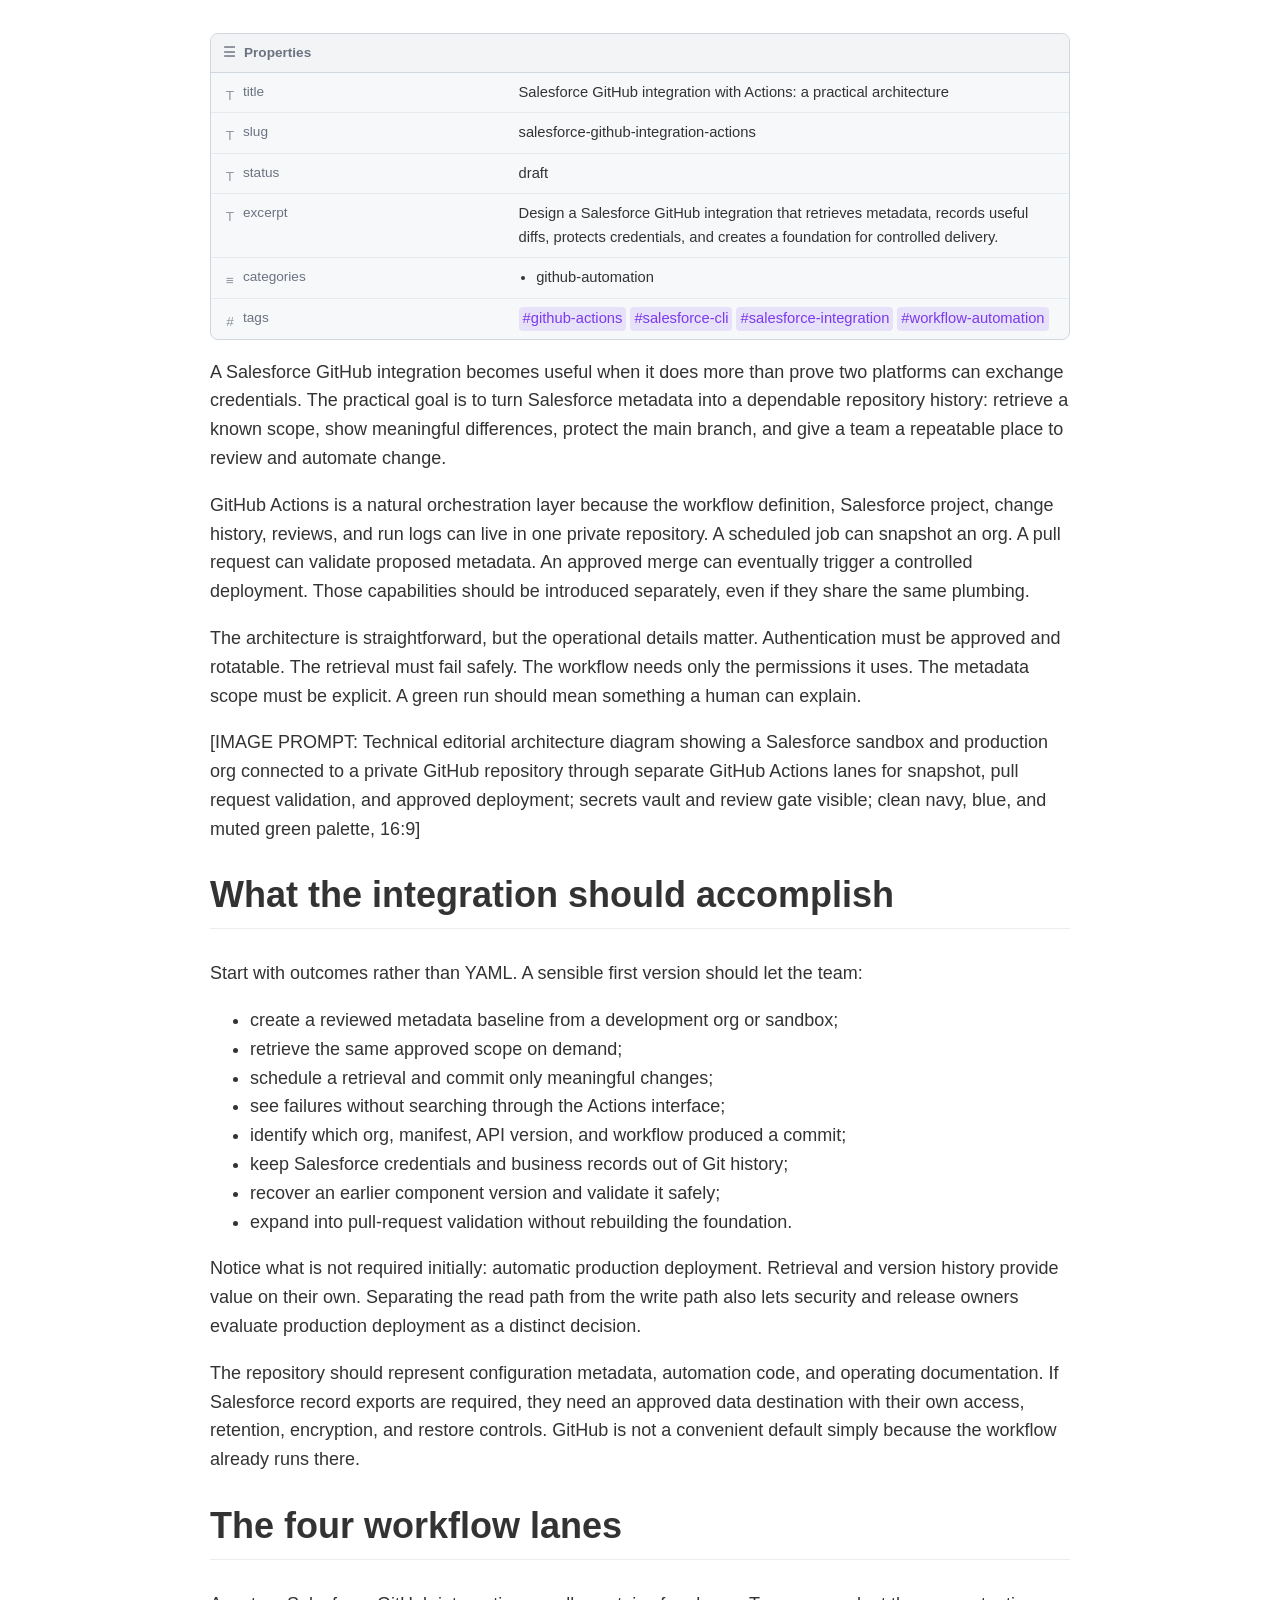
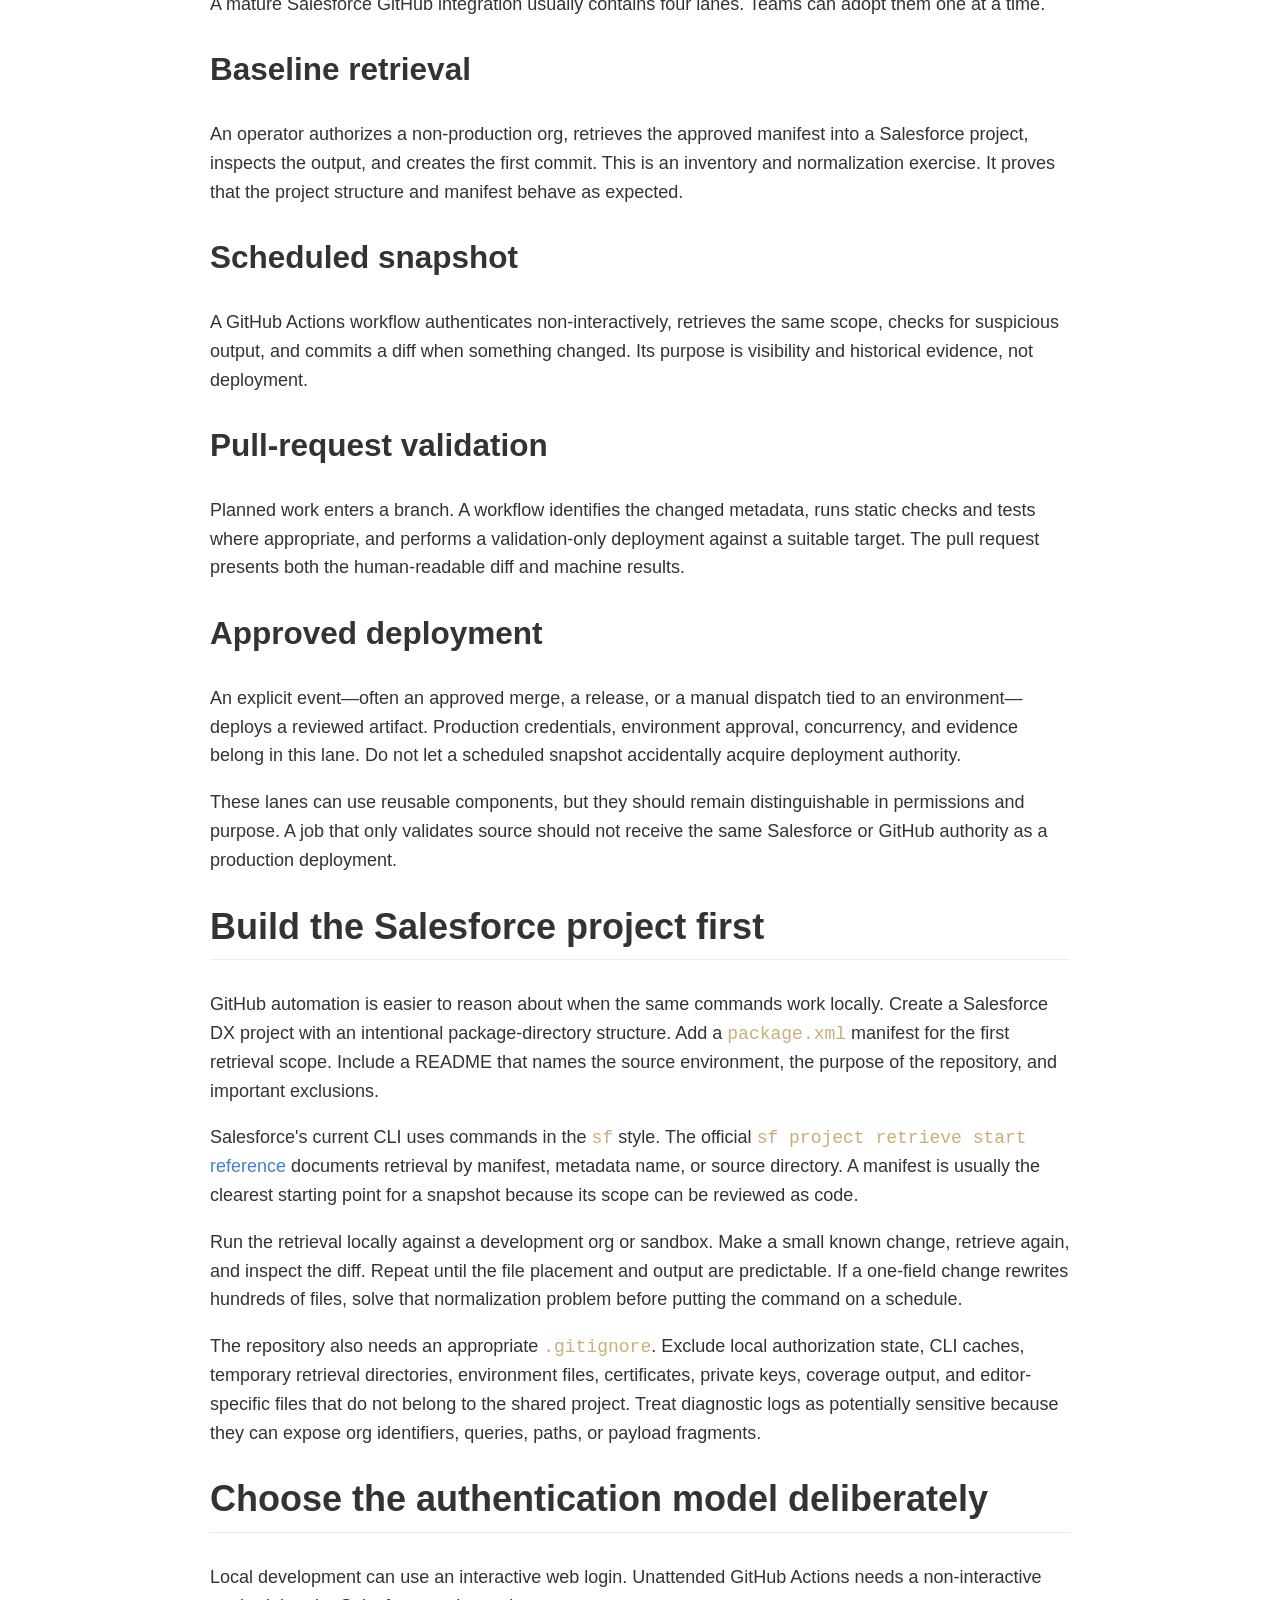
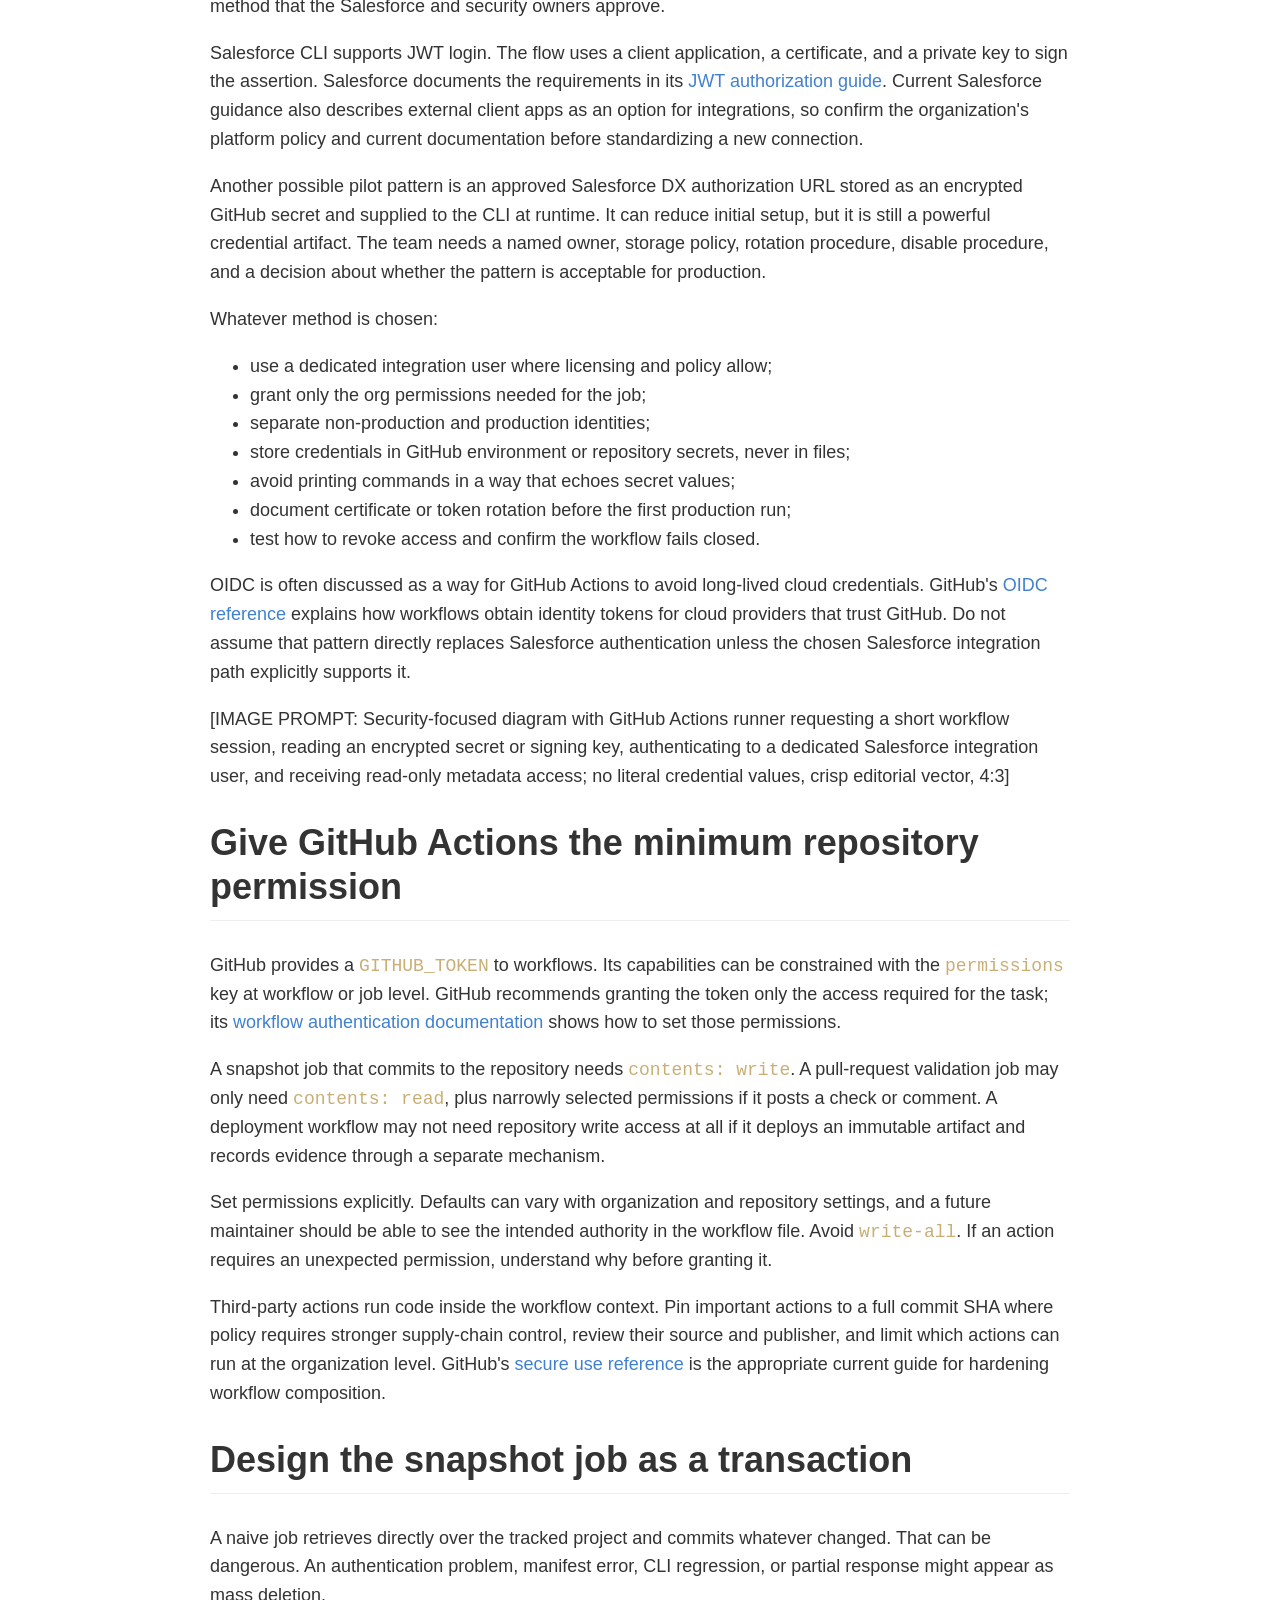
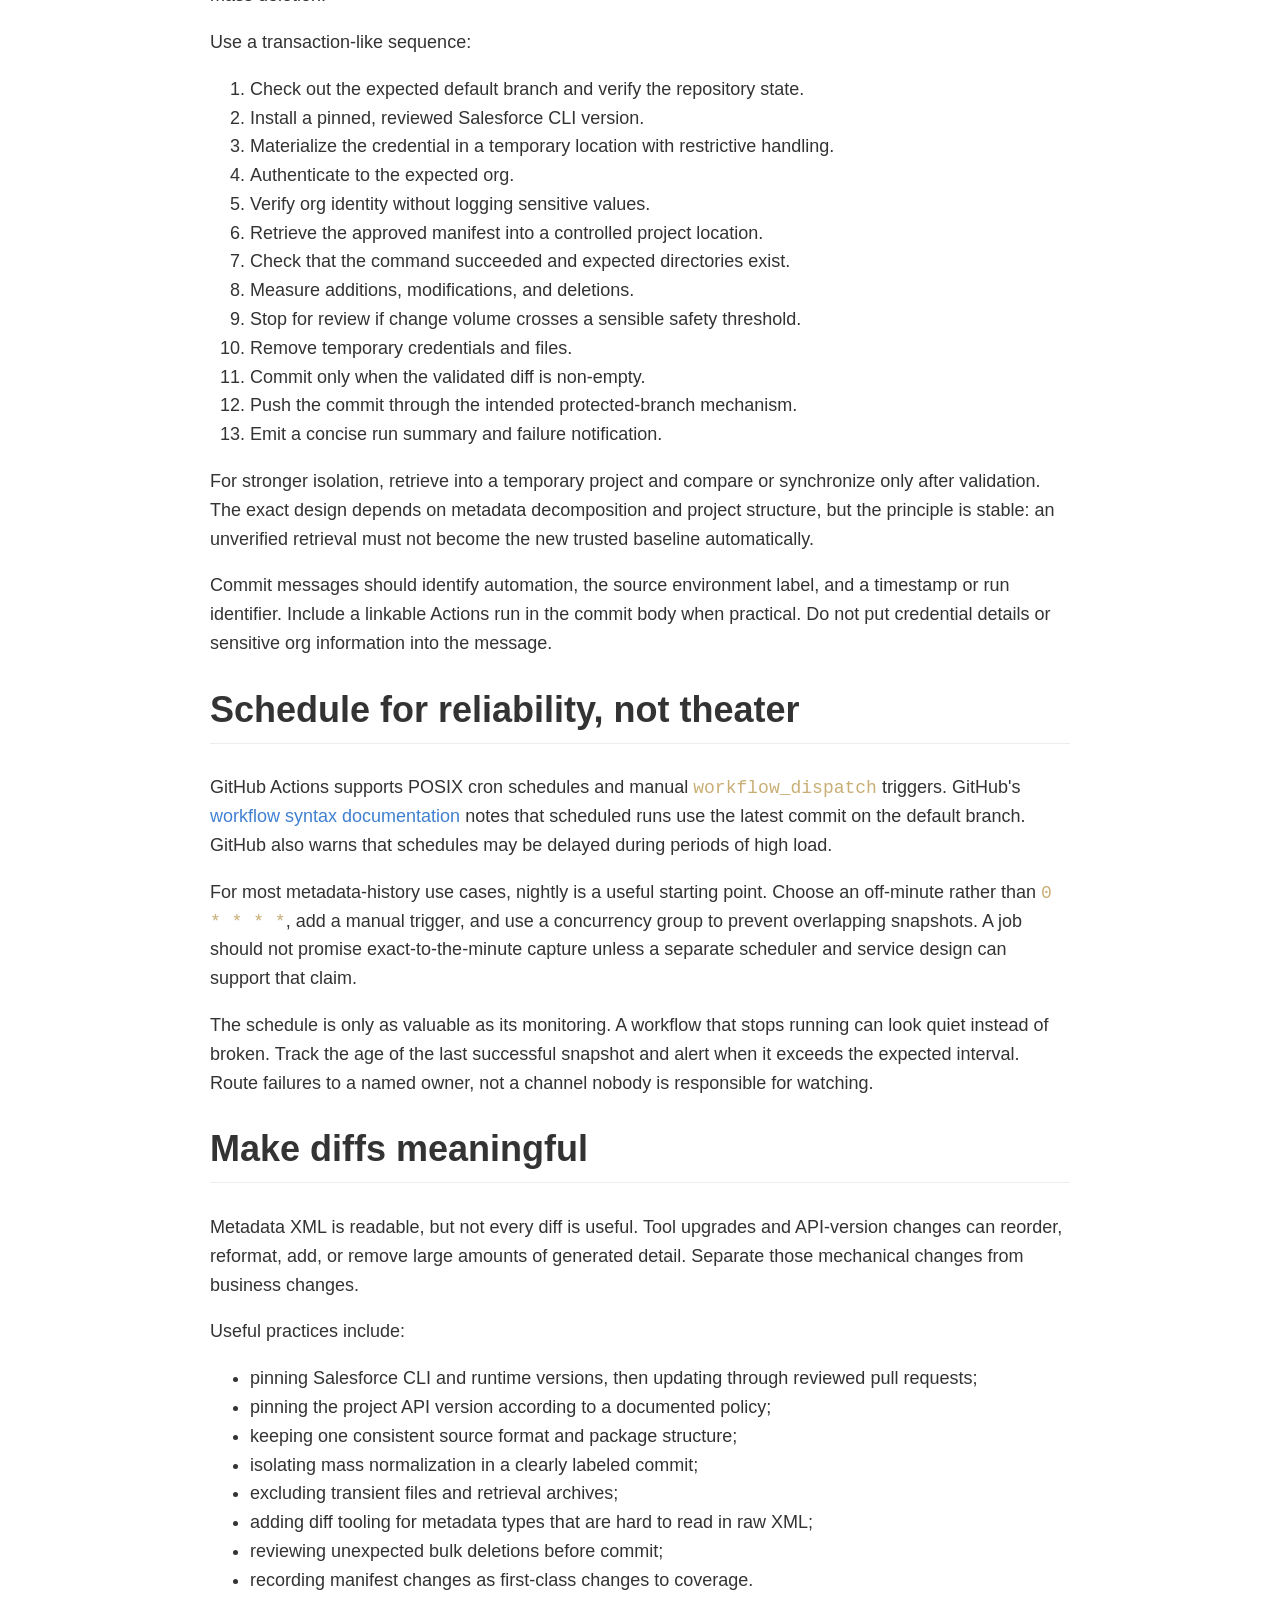
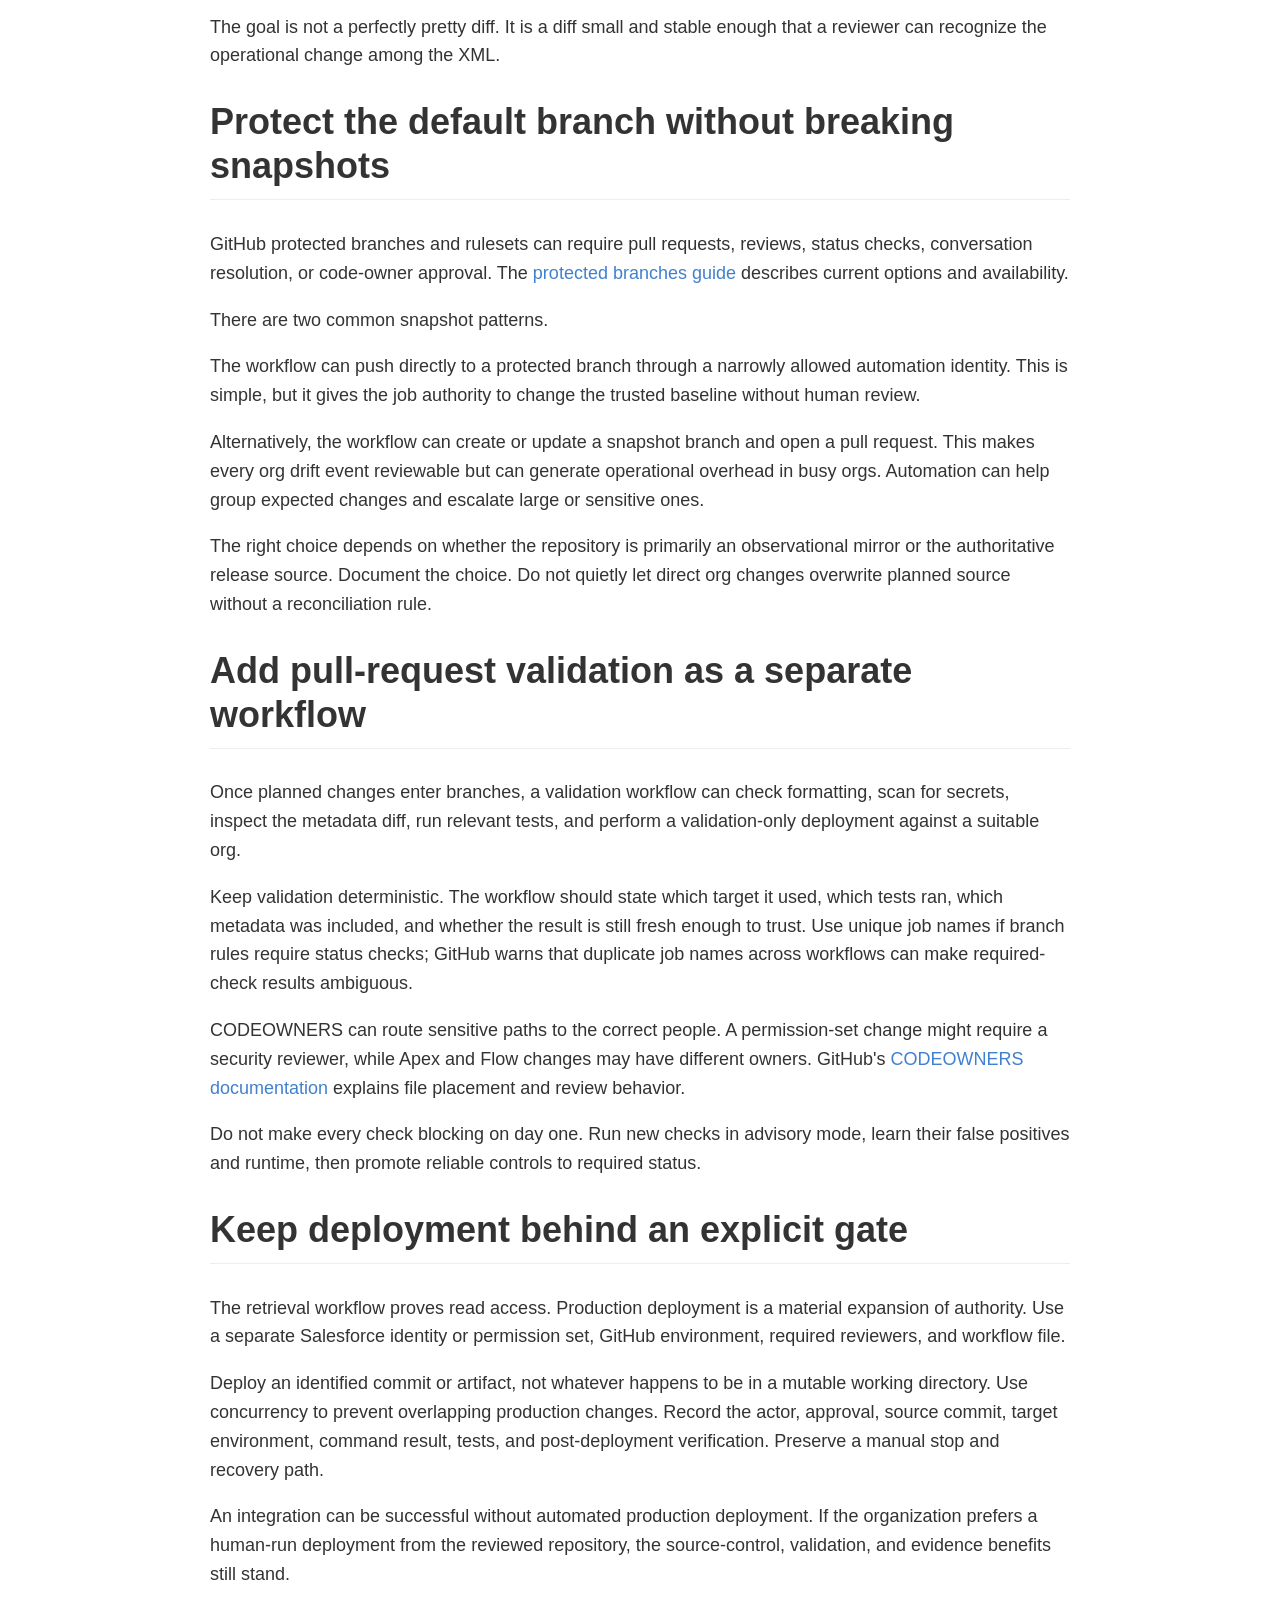
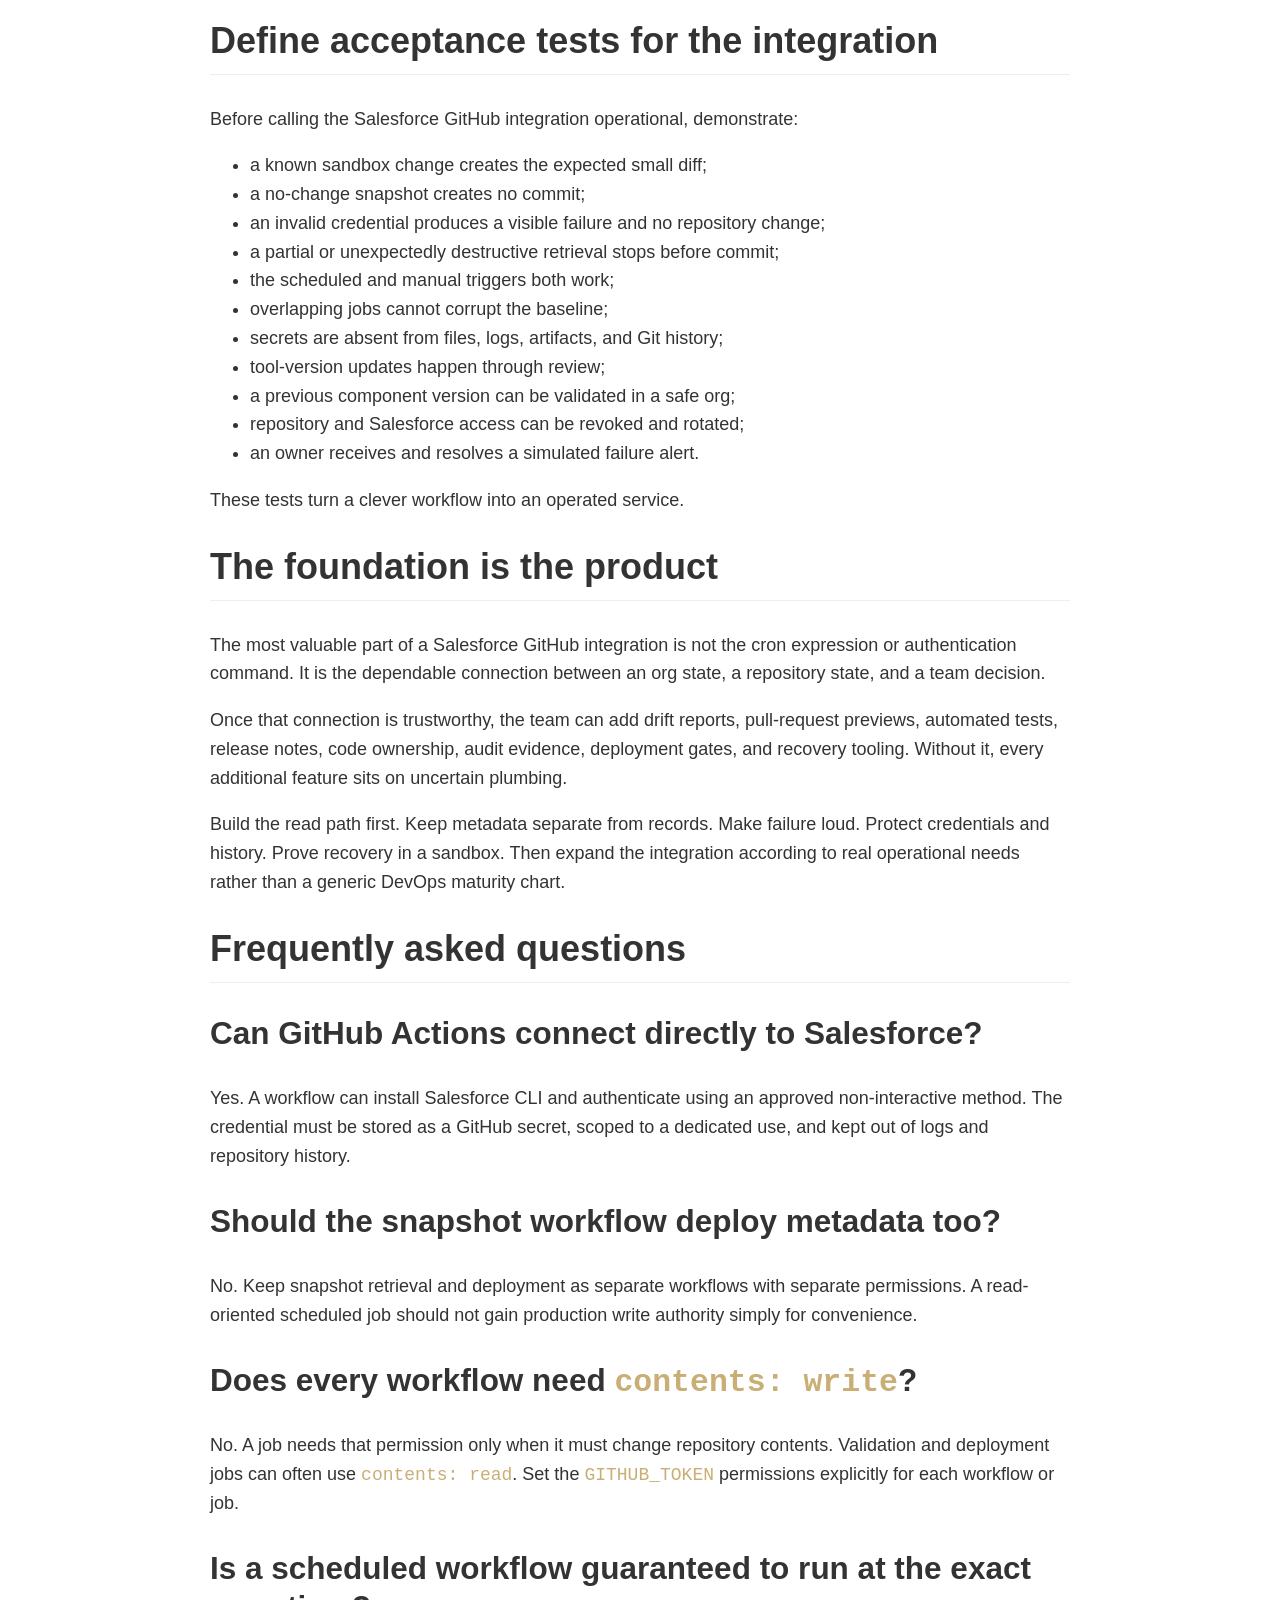
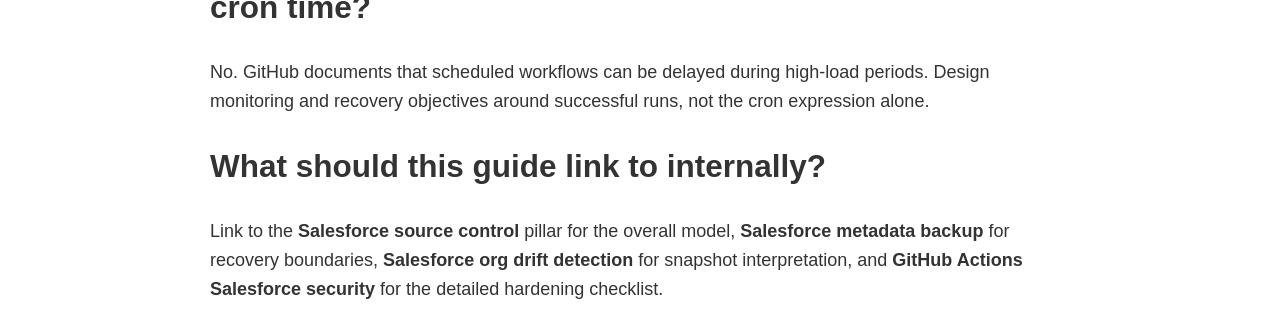
<file: websites/olive-manatee-953565.hostingersite.com/content/posts/salesforce-github-integration-actions.html>
<!DOCTYPE html>
<html>
<head>
<title>salesforce-github-integration-actions.md</title>
<meta http-equiv="Content-type" content="text/html;charset=UTF-8">

<style>
/*

Arduino® Light Theme - Stefania Mellai <s.mellai@arduino.cc>

*/

.hljs {
  display: block;
  overflow-x: auto;
  padding: 0.5em;
  background: #FFFFFF;
}

.hljs,
.hljs-subst {
  color: #434f54;
}

.hljs-keyword,
.hljs-attribute,
.hljs-selector-tag,
.hljs-doctag,
.hljs-name {
  color: #00979D;
}

.hljs-built_in,
.hljs-literal,
.hljs-bullet,
.hljs-code,
.hljs-addition {
  color: #D35400;
}

.hljs-regexp,
.hljs-symbol,
.hljs-variable,
.hljs-template-variable,
.hljs-link,
.hljs-selector-attr,
.hljs-selector-pseudo {
  color: #00979D;
}

.hljs-type,
.hljs-string,
.hljs-selector-id,
.hljs-selector-class,
.hljs-quote,
.hljs-template-tag,
.hljs-deletion {
  color: #005C5F;
}

.hljs-title,
.hljs-section {
  color: #880000;
  font-weight: bold;
}

.hljs-comment {
  color: rgba(149,165,166,.8);
}

.hljs-meta-keyword {
  color: #728E00;
}

.hljs-meta {
  color: #434f54;
}

.hljs-emphasis {
  font-style: italic;
}

.hljs-strong {
  font-weight: bold;
}

.hljs-function {
  color: #728E00;
}

.hljs-number {
  color: #8A7B52;  
}

</style>

<style>
/*---------------------------------------------------------------------------------------------
 *  Copyright (c) Microsoft Corporation. All rights reserved.
 *  Licensed under the MIT License. See License.txt in the project root for license information.
 *--------------------------------------------------------------------------------------------*/

body {
	font-family:   "HelveticaNeue-Light", sans-serif, "宋体","Segoe WPC", "Segoe UI", "SFUIText-Light","Droid Sans Fallback";
	font-size: 18px;
	padding: 0 12px;
	line-height: 1.6;
	word-wrap: break-word;
	color: #333333;
}

.content-wrapper{
	max-width: 860px;
    margin: 0 auto;
    padding: 0 30px;
}

#code-csp-warning {
	position: fixed;
	top: 0;
	right: 0;
	color: white;
	margin: 16px;
	text-align: center;
	font-size: 12px;
	font-family: sans-serif;
	background-color:#444444;
	cursor: pointer;
	padding: 6px;
	box-shadow: 1px 1px 1px rgba(0,0,0,.25);
}

#code-csp-warning:hover {
	text-decoration: none;
	background-color:#007acc;
	box-shadow: 2px 2px 2px rgba(0,0,0,.25);
}


body.scrollBeyondLastLine {
	margin-bottom: calc(100vh - 22px);
}

body.showEditorSelection .code-line {
	position: relative;
}

body.showEditorSelection .code-active-line:before,
body.showEditorSelection .code-line:hover:before {
	content: "";
	display: block;
	position: absolute;
	top: 0;
	left: -12px;
	height: 100%;
}

body.showEditorSelection li.code-active-line:before,
body.showEditorSelection li.code-line:hover:before {
	left: -30px;
}

.vscode-light.showEditorSelection .code-active-line:before {
	border-left: 3px solid rgba(0, 0, 0, 0.15);
}

.vscode-light.showEditorSelection .code-line:hover:before {
	border-left: 3px solid rgba(0, 0, 0, 0.40);
}

.vscode-dark.showEditorSelection .code-active-line:before {
	border-left: 3px solid rgba(255, 255, 255, 0.4);
}

.vscode-dark.showEditorSelection .code-line:hover:before {
	border-left: 3px solid rgba(255, 255, 255, 0.60);
}

.vscode-high-contrast.showEditorSelection .code-active-line:before {
	border-left: 3px solid rgba(255, 160, 0, 0.7);
}

.vscode-high-contrast.showEditorSelection .code-line:hover:before {
	border-left: 3px solid rgba(255, 160, 0, 1);
}

img {
	max-width: 100%;
	max-height: 100%;
}

a {
	color: #4080D0;
	text-decoration: none;
}

a:focus,
input:focus,
select:focus,
textarea:focus {
	outline: 1px solid -webkit-focus-ring-color;
	outline-offset: -1px;
}

hr {
	border: 0;
	height: 2px;
	border-bottom: 2px solid;
}

h1 {
	padding-bottom: 0.3em;
	line-height: 1.2;
	border-bottom: 1px solid #eee;
}


h2{
	padding-bottom: .3em;
    font-size: 2em;
    line-height: 1.225;
    border-bottom: 1px solid #eee;
}

h3{
	font-size: 1.75em;
    line-height: 1.225;
}

h1, h2, h3 {
	font-weight: bold;
}

h1 code,
h2 code,
h3 code,
h4 code,
h5 code,
h6 code {
	font-size: inherit;
	line-height: auto;
}

a:hover {
	color: #4080D0;
	text-decoration: underline;
}

table {
	border-collapse: collapse;
}

table > thead > tr > th {
	text-align: left;
	border-bottom: 1px solid;
}

table > thead > tr > th,
table > thead > tr > td,
table > tbody > tr > th,
table > tbody > tr > td {
	padding: 5px 10px;
}

table > tbody > tr + tr > td {
	border-top: 1px solid;
}

blockquote {
	margin: 0 7px 0 5px;
	padding: 0 16px 0 10px;
	border-left: 5px solid;
}

code {
	font-family: Menlo, Monaco, Consolas, "Droid Sans Mono", "Courier New", monospace, "Droid Sans Fallback";
	font-size: 14px;
	line-height: 19px;
}

body.wordWrap pre {
	white-space: pre-wrap;
}

.mac code {
	font-size: 12px;
	line-height: 18px;
}

pre:not(.hljs),
pre.hljs code > div {
	padding: 16px;
	border-radius: 3px;
	overflow: auto;
}

/** Theming */

.vscode-light,
.vscode-light pre code {
	color: rgb(30, 30, 30);
}

.vscode-dark,
.vscode-dark pre code {
	color: #DDD;
}

.vscode-high-contrast,
.vscode-high-contrast pre code {
	color: white;
}

.vscode-light code {
	color: #A31515;
}

.vscode-dark code {
	color: #D7BA7D;
}

.vscode-light pre:not(.hljs),
.vscode-light code > div {
	background-color: rgba(220, 220, 220, 0.4);
}

.vscode-dark pre:not(.hljs),
.vscode-dark code > div {
	background-color: rgba(10, 10, 10, 0.4);
}

.vscode-high-contrast pre:not(.hljs),
.vscode-high-contrast code > div {
	background-color: rgb(0, 0, 0);
}

.vscode-high-contrast h1 {
	border-color: rgb(0, 0, 0);
}

.vscode-light table > thead > tr > th {
	border-color: rgba(0, 0, 0, 0.69);
}

.vscode-dark table > thead > tr > th {
	border-color: rgba(255, 255, 255, 0.69);
}

.vscode-light h1,
.vscode-light hr,
.vscode-light table > tbody > tr + tr > td {
	border-color: rgba(0, 0, 0, 0.18);
}

.vscode-dark h1,
.vscode-dark hr,
.vscode-dark table > tbody > tr + tr > td {
	border-color: rgba(255, 255, 255, 0.18);
}

.vscode-light blockquote,
.vscode-dark blockquote {
	background: rgba(127, 127, 127, 0.1);
	border-color: rgba(0, 122, 204, 0.5);
}

.vscode-high-contrast blockquote {
	background: transparent;
	border-color: #fff;
}
</style>

<style>
/* Obsidian syntax defaults for legacy export (PDF / HTML / DOCX) */

.callout {
	--callout-accent: #0969da;
	margin: 12px 0;
	border-radius: 6px;
	border-left: 4px solid var(--callout-accent);
	background: rgba(9, 105, 218, 0.08);
	color: #333333;
	overflow: hidden;
}

.callout[data-callout="note"],
.callout[data-callout="abstract"],
.callout[data-callout="info"],
.callout[data-callout="todo"],
.callout[data-subtype="note"],
.callout[data-subtype="abstract"],
.callout[data-subtype="info"],
.callout[data-subtype="todo"],
.callout[data-callout="note" i],
.callout[data-callout="abstract" i],
.callout[data-callout="info" i],
.callout[data-callout="todo" i],
.callout[data-subtype="note" i],
.callout[data-subtype="abstract" i],
.callout[data-subtype="info" i],
.callout[data-subtype="todo" i] {
	--callout-accent: #0969da;
	border-left-color: #0969da;
	background: rgba(9, 105, 218, 0.08);
}

.callout[data-callout="tip"],
.callout[data-callout="hint"],
.callout[data-subtype="tip"],
.callout[data-subtype="hint"],
.callout[data-callout="tip" i],
.callout[data-callout="hint" i],
.callout[data-subtype="tip" i],
.callout[data-subtype="hint" i] {
	--callout-accent: #116329;
	border-left-color: #116329;
	background: rgba(17, 99, 41, 0.08);
}

.callout[data-callout="important"],
.callout[data-subtype="important"],
.callout[data-callout="important" i],
.callout[data-subtype="important" i] {
	--callout-accent: #8250df;
	border-left-color: #8250df;
	background: rgba(130, 80, 223, 0.08);
}

.callout[data-callout="warning"],
.callout[data-subtype="warning"],
.callout[data-callout="warning" i],
.callout[data-subtype="warning" i] {
	--callout-accent: #bc4c00;
	border-left-color: #bc4c00;
	background: rgba(188, 76, 0, 0.08);
}

.callout[data-callout="caution"],
.callout[data-callout="danger"],
.callout[data-callout="error"],
.callout[data-callout="bug"],
.callout[data-callout="fail"],
.callout[data-subtype="caution"],
.callout[data-subtype="danger"],
.callout[data-subtype="error"],
.callout[data-subtype="bug"],
.callout[data-subtype="fail"],
.callout[data-callout="caution" i],
.callout[data-callout="danger" i],
.callout[data-callout="error" i],
.callout[data-callout="bug" i],
.callout[data-callout="fail" i],
.callout[data-subtype="caution" i],
.callout[data-subtype="danger" i],
.callout[data-subtype="error" i],
.callout[data-subtype="bug" i],
.callout[data-subtype="fail" i] {
	--callout-accent: #cf222e;
	border-left-color: #cf222e;
	background: rgba(207, 34, 46, 0.08);
}

.callout[data-callout="question"],
.callout[data-callout="help"],
.callout[data-callout="faq"],
.callout[data-subtype="question"],
.callout[data-subtype="help"],
.callout[data-subtype="faq"],
.callout[data-callout="question" i],
.callout[data-callout="help" i],
.callout[data-callout="faq" i],
.callout[data-subtype="question" i],
.callout[data-subtype="help" i],
.callout[data-subtype="faq" i] {
	--callout-accent: #9a6700;
	border-left-color: #9a6700;
	background: rgba(154, 103, 0, 0.08);
}

.callout .callout-title,
.callout .callout-info {
	display: flex;
	align-items: center;
	gap: 8px;
	padding: 12px 14px 0;
	margin-bottom: 10px;
	color: var(--callout-accent);
}

.callout .callout-title-icon,
.callout .callout-icon {
	display: inline-flex;
	align-items: center;
	justify-content: center;
	width: 16px;
	height: 16px;
	flex-shrink: 0;
	color: var(--callout-accent);
}

.callout .callout-title-icon svg {
	width: 16px;
	height: 16px;
}

.callout .callout-title-inner,
.callout .callout-info > .callout-title {
	font-weight: 700;
	font-size: 0.95em;
	line-height: 1.35;
	color: var(--callout-accent);
}

.callout .callout-content {
	padding: 6px 14px 12px;
	color: #333333;
}

.callout .callout-content > :first-child {
	margin-top: 0;
}

.callout .callout-content > :last-child {
	margin-bottom: 0;
}

.obsidian-wikilink {
	color: #7c3aed;
	text-decoration: underline;
}

.obsidian-wikilink-embed {
	display: inline-block;
	padding: 2px 8px;
	border: 1px dashed #d0d7de;
	border-radius: 4px;
	color: #7c3aed;
}

.obsidian-tag {
	color: #7c3aed;
	background: rgba(124, 58, 237, 0.12);
	border-radius: 4px;
	padding: 0 4px;
}

mark {
	background: rgba(154, 103, 0, 0.35);
	color: inherit;
	padding: 0 2px;
	border-radius: 2px;
}

[data-type="yaml-front-matter"] {
	margin: 0 0 16px;
}

.vditor-properties {
	border: 1px solid #d0d7de;
	border-radius: 8px;
	background: #f6f8fa;
	overflow: hidden;
}

.vditor-properties__heading {
	display: flex;
	align-items: center;
	gap: 8px;
	padding: 8px 12px;
	border-bottom: 1px solid #d0d7de;
	background: #f3f4f6;
	font-size: 0.85rem;
	font-weight: 600;
	color: #6b7280;
}

.vditor-properties__heading-icon::before {
	content: "☰";
	opacity: 0.75;
}

.vditor-properties__table {
	display: flex;
	flex-direction: column;
}

.vditor-properties__row {
	display: grid;
	grid-template-columns: minmax(120px, 34%) 1fr;
	gap: 8px 12px;
	align-items: start;
	padding: 8px 12px;
	border-top: 1px solid rgba(208, 215, 222, 0.45);
}

.vditor-properties__row:first-child {
	border-top: none;
}

.vditor-properties__key {
	display: flex;
	align-items: center;
	gap: 6px;
	min-width: 0;
	color: #6b7280;
	font-size: 0.85rem;
}

.vditor-properties__key-icon {
	flex-shrink: 0;
	width: 14px;
	height: 14px;
	opacity: 0.72;
	text-align: center;
}

.vditor-properties__key-icon[data-icon="tag"]::before { content: "#"; }
.vditor-properties__key-icon[data-icon="alias"]::before { content: "⛓"; }
.vditor-properties__key-icon[data-icon="date"]::before { content: "📅"; }
.vditor-properties__key-icon[data-icon="toggle"]::before { content: "◉"; }
.vditor-properties__key-icon[data-icon="number"]::before { content: "#"; }
.vditor-properties__key-icon[data-icon="list"]::before { content: "≡"; }
.vditor-properties__key-icon[data-icon="text"]::before { content: "T"; }

.vditor-properties__key-label {
	overflow: hidden;
	text-overflow: ellipsis;
	white-space: nowrap;
}

.vditor-properties__value {
	min-width: 0;
	font-size: 0.92rem;
	color: #333333;
	word-break: break-word;
}

.vditor-properties__value--tags,
.vditor-properties__value--aliases {
	display: flex;
	flex-wrap: wrap;
	gap: 4px;
}

.vditor-properties__value--aliases {
	gap: 6px;
}

.vditor-properties__list {
	margin: 0;
	padding-left: 1.1rem;
}

.vditor-properties__checkbox {
	display: inline-block;
	width: 14px;
	height: 14px;
	margin-right: 6px;
	border: 1px solid #d0d7de;
	border-radius: 3px;
	vertical-align: -2px;
	background: #ffffff;
}

.vditor-properties__checkbox[is-checked="true"] {
	background: #7c3aed;
	border-color: #7c3aed;
	box-shadow: inset 0 0 0 2px #ffffff;
}

.vditor-properties__empty {
	opacity: 0.45;
}

</style>

<style>
pre {
	background-color: #f8f8f8;
	border: 1px solid #cccccc;
	border-radius: 3px;
	overflow-x: auto;
	white-space: pre-wrap;
	overflow-wrap: break-word;
}

pre:not(.hljs) {
	padding: 23px;
	line-height: 19px;
}

blockquote {
	background: rgba(127, 127, 127, 0.1);
	border-color: rgba(0, 122, 204, 0.5);
}

.emoji {
	height: 1.4em;
}

/* for inline code */
:not(pre):not(.hljs) > code {
	color: #C9AE75; /* Change the old color so it seems less like an error */
	font-size: inherit;
}

/* Page Break : use <div class="page"/> to insert page break
-------------------------------------------------------- */
.page {
	page-break-after: always;
}

.table-of-contents li{
	list-style-type: initial;
}

</style>

<style>
@font-face{font-display:block;font-family:KaTeX_AMS;font-style:normal;font-weight:400;src:url("https://cdn.jsdelivr.net/npm/katex@0.16.2/dist/fonts/KaTeX_AMS-Regular.woff2") format("woff2"),url("https://cdn.jsdelivr.net/npm/katex@0.16.2/dist/fonts/KaTeX_AMS-Regular.woff") format("woff"),url("https://cdn.jsdelivr.net/npm/katex@0.16.2/dist/fonts/KaTeX_AMS-Regular.ttf") format("truetype")}@font-face{font-display:block;font-family:KaTeX_Caligraphic;font-style:normal;font-weight:700;src:url("https://cdn.jsdelivr.net/npm/katex@0.16.2/dist/fonts/KaTeX_Caligraphic-Bold.woff2") format("woff2"),url("https://cdn.jsdelivr.net/npm/katex@0.16.2/dist/fonts/KaTeX_Caligraphic-Bold.woff") format("woff"),url("https://cdn.jsdelivr.net/npm/katex@0.16.2/dist/fonts/KaTeX_Caligraphic-Bold.ttf") format("truetype")}@font-face{font-display:block;font-family:KaTeX_Caligraphic;font-style:normal;font-weight:400;src:url("https://cdn.jsdelivr.net/npm/katex@0.16.2/dist/fonts/KaTeX_Caligraphic-Regular.woff2") format("woff2"),url("https://cdn.jsdelivr.net/npm/katex@0.16.2/dist/fonts/KaTeX_Caligraphic-Regular.woff") format("woff"),url("https://cdn.jsdelivr.net/npm/katex@0.16.2/dist/fonts/KaTeX_Caligraphic-Regular.ttf") format("truetype")}@font-face{font-display:block;font-family:KaTeX_Fraktur;font-style:normal;font-weight:700;src:url("https://cdn.jsdelivr.net/npm/katex@0.16.2/dist/fonts/KaTeX_Fraktur-Bold.woff2") format("woff2"),url("https://cdn.jsdelivr.net/npm/katex@0.16.2/dist/fonts/KaTeX_Fraktur-Bold.woff") format("woff"),url("https://cdn.jsdelivr.net/npm/katex@0.16.2/dist/fonts/KaTeX_Fraktur-Bold.ttf") format("truetype")}@font-face{font-display:block;font-family:KaTeX_Fraktur;font-style:normal;font-weight:400;src:url("https://cdn.jsdelivr.net/npm/katex@0.16.2/dist/fonts/KaTeX_Fraktur-Regular.woff2") format("woff2"),url("https://cdn.jsdelivr.net/npm/katex@0.16.2/dist/fonts/KaTeX_Fraktur-Regular.woff") format("woff"),url("https://cdn.jsdelivr.net/npm/katex@0.16.2/dist/fonts/KaTeX_Fraktur-Regular.ttf") format("truetype")}@font-face{font-display:block;font-family:KaTeX_Main;font-style:normal;font-weight:700;src:url("https://cdn.jsdelivr.net/npm/katex@0.16.2/dist/fonts/KaTeX_Main-Bold.woff2") format("woff2"),url("https://cdn.jsdelivr.net/npm/katex@0.16.2/dist/fonts/KaTeX_Main-Bold.woff") format("woff"),url("https://cdn.jsdelivr.net/npm/katex@0.16.2/dist/fonts/KaTeX_Main-Bold.ttf") format("truetype")}@font-face{font-display:block;font-family:KaTeX_Main;font-style:italic;font-weight:700;src:url("https://cdn.jsdelivr.net/npm/katex@0.16.2/dist/fonts/KaTeX_Main-BoldItalic.woff2") format("woff2"),url("https://cdn.jsdelivr.net/npm/katex@0.16.2/dist/fonts/KaTeX_Main-BoldItalic.woff") format("woff"),url("https://cdn.jsdelivr.net/npm/katex@0.16.2/dist/fonts/KaTeX_Main-BoldItalic.ttf") format("truetype")}@font-face{font-display:block;font-family:KaTeX_Main;font-style:italic;font-weight:400;src:url("https://cdn.jsdelivr.net/npm/katex@0.16.2/dist/fonts/KaTeX_Main-Italic.woff2") format("woff2"),url("https://cdn.jsdelivr.net/npm/katex@0.16.2/dist/fonts/KaTeX_Main-Italic.woff") format("woff"),url("https://cdn.jsdelivr.net/npm/katex@0.16.2/dist/fonts/KaTeX_Main-Italic.ttf") format("truetype")}@font-face{font-display:block;font-family:KaTeX_Main;font-style:normal;font-weight:400;src:url("https://cdn.jsdelivr.net/npm/katex@0.16.2/dist/fonts/KaTeX_Main-Regular.woff2") format("woff2"),url("https://cdn.jsdelivr.net/npm/katex@0.16.2/dist/fonts/KaTeX_Main-Regular.woff") format("woff"),url("https://cdn.jsdelivr.net/npm/katex@0.16.2/dist/fonts/KaTeX_Main-Regular.ttf") format("truetype")}@font-face{font-display:block;font-family:KaTeX_Math;font-style:italic;font-weight:700;src:url("https://cdn.jsdelivr.net/npm/katex@0.16.2/dist/fonts/KaTeX_Math-BoldItalic.woff2") format("woff2"),url("https://cdn.jsdelivr.net/npm/katex@0.16.2/dist/fonts/KaTeX_Math-BoldItalic.woff") format("woff"),url("https://cdn.jsdelivr.net/npm/katex@0.16.2/dist/fonts/KaTeX_Math-BoldItalic.ttf") format("truetype")}@font-face{font-display:block;font-family:KaTeX_Math;font-style:italic;font-weight:400;src:url("https://cdn.jsdelivr.net/npm/katex@0.16.2/dist/fonts/KaTeX_Math-Italic.woff2") format("woff2"),url("https://cdn.jsdelivr.net/npm/katex@0.16.2/dist/fonts/KaTeX_Math-Italic.woff") format("woff"),url("https://cdn.jsdelivr.net/npm/katex@0.16.2/dist/fonts/KaTeX_Math-Italic.ttf") format("truetype")}@font-face{font-display:block;font-family:"KaTeX_SansSerif";font-style:normal;font-weight:700;src:url("https://cdn.jsdelivr.net/npm/katex@0.16.2/dist/fonts/KaTeX_SansSerif-Bold.woff2") format("woff2"),url("https://cdn.jsdelivr.net/npm/katex@0.16.2/dist/fonts/KaTeX_SansSerif-Bold.woff") format("woff"),url("https://cdn.jsdelivr.net/npm/katex@0.16.2/dist/fonts/KaTeX_SansSerif-Bold.ttf") format("truetype")}@font-face{font-display:block;font-family:"KaTeX_SansSerif";font-style:italic;font-weight:400;src:url("https://cdn.jsdelivr.net/npm/katex@0.16.2/dist/fonts/KaTeX_SansSerif-Italic.woff2") format("woff2"),url("https://cdn.jsdelivr.net/npm/katex@0.16.2/dist/fonts/KaTeX_SansSerif-Italic.woff") format("woff"),url("https://cdn.jsdelivr.net/npm/katex@0.16.2/dist/fonts/KaTeX_SansSerif-Italic.ttf") format("truetype")}@font-face{font-display:block;font-family:"KaTeX_SansSerif";font-style:normal;font-weight:400;src:url("https://cdn.jsdelivr.net/npm/katex@0.16.2/dist/fonts/KaTeX_SansSerif-Regular.woff2") format("woff2"),url("https://cdn.jsdelivr.net/npm/katex@0.16.2/dist/fonts/KaTeX_SansSerif-Regular.woff") format("woff"),url("https://cdn.jsdelivr.net/npm/katex@0.16.2/dist/fonts/KaTeX_SansSerif-Regular.ttf") format("truetype")}@font-face{font-display:block;font-family:KaTeX_Script;font-style:normal;font-weight:400;src:url("https://cdn.jsdelivr.net/npm/katex@0.16.2/dist/fonts/KaTeX_Script-Regular.woff2") format("woff2"),url("https://cdn.jsdelivr.net/npm/katex@0.16.2/dist/fonts/KaTeX_Script-Regular.woff") format("woff"),url("https://cdn.jsdelivr.net/npm/katex@0.16.2/dist/fonts/KaTeX_Script-Regular.ttf") format("truetype")}@font-face{font-display:block;font-family:KaTeX_Size1;font-style:normal;font-weight:400;src:url("https://cdn.jsdelivr.net/npm/katex@0.16.2/dist/fonts/KaTeX_Size1-Regular.woff2") format("woff2"),url("https://cdn.jsdelivr.net/npm/katex@0.16.2/dist/fonts/KaTeX_Size1-Regular.woff") format("woff"),url("https://cdn.jsdelivr.net/npm/katex@0.16.2/dist/fonts/KaTeX_Size1-Regular.ttf") format("truetype")}@font-face{font-display:block;font-family:KaTeX_Size2;font-style:normal;font-weight:400;src:url("https://cdn.jsdelivr.net/npm/katex@0.16.2/dist/fonts/KaTeX_Size2-Regular.woff2") format("woff2"),url("https://cdn.jsdelivr.net/npm/katex@0.16.2/dist/fonts/KaTeX_Size2-Regular.woff") format("woff"),url("https://cdn.jsdelivr.net/npm/katex@0.16.2/dist/fonts/KaTeX_Size2-Regular.ttf") format("truetype")}@font-face{font-display:block;font-family:KaTeX_Size3;font-style:normal;font-weight:400;src:url("https://cdn.jsdelivr.net/npm/katex@0.16.2/dist/fonts/KaTeX_Size3-Regular.woff2") format("woff2"),url("https://cdn.jsdelivr.net/npm/katex@0.16.2/dist/fonts/KaTeX_Size3-Regular.woff") format("woff"),url("https://cdn.jsdelivr.net/npm/katex@0.16.2/dist/fonts/KaTeX_Size3-Regular.ttf") format("truetype")}@font-face{font-display:block;font-family:KaTeX_Size4;font-style:normal;font-weight:400;src:url("https://cdn.jsdelivr.net/npm/katex@0.16.2/dist/fonts/KaTeX_Size4-Regular.woff2") format("woff2"),url("https://cdn.jsdelivr.net/npm/katex@0.16.2/dist/fonts/KaTeX_Size4-Regular.woff") format("woff"),url("https://cdn.jsdelivr.net/npm/katex@0.16.2/dist/fonts/KaTeX_Size4-Regular.ttf") format("truetype")}@font-face{font-display:block;font-family:KaTeX_Typewriter;font-style:normal;font-weight:400;src:url("https://cdn.jsdelivr.net/npm/katex@0.16.2/dist/fonts/KaTeX_Typewriter-Regular.woff2") format("woff2"),url("https://cdn.jsdelivr.net/npm/katex@0.16.2/dist/fonts/KaTeX_Typewriter-Regular.woff") format("woff"),url("https://cdn.jsdelivr.net/npm/katex@0.16.2/dist/fonts/KaTeX_Typewriter-Regular.ttf") format("truetype")}.katex{font:normal 1.21em KaTeX_Main,Times New Roman,serif;line-height:1.2;position:relative;text-indent:0;text-rendering:auto}.katex *{-ms-high-contrast-adjust:none!important;border-color:currentColor}.katex .katex-version:after{content:"0.16.47"}.katex .katex-mathml{border:0;-webkit-clip-path:inset(50%);clip-path:inset(50%);height:1px;overflow:hidden;padding:0;position:absolute;width:1px}.katex .katex-html>.newline{display:block}.katex .base{position:relative;white-space:nowrap;width:-webkit-min-content;width:-moz-min-content;width:min-content}.katex .base,.katex .strut{display:inline-block}.katex .textbf{font-weight:700}.katex .textit{font-style:italic}.katex .textrm{font-family:KaTeX_Main}.katex .textsf{font-family:KaTeX_SansSerif}.katex .texttt{font-family:KaTeX_Typewriter}.katex .mathnormal{font-family:KaTeX_Math;font-style:italic}.katex .mathit{font-family:KaTeX_Main;font-style:italic}.katex .mathrm{font-style:normal}.katex .mathbf{font-family:KaTeX_Main;font-weight:700}.katex .boldsymbol{font-family:KaTeX_Math;font-style:italic;font-weight:700}.katex .amsrm,.katex .mathbb,.katex .textbb{font-family:KaTeX_AMS}.katex .mathcal{font-family:KaTeX_Caligraphic}.katex .mathfrak,.katex .textfrak{font-family:KaTeX_Fraktur}.katex .mathboldfrak,.katex .textboldfrak{font-family:KaTeX_Fraktur;font-weight:700}.katex .mathtt{font-family:KaTeX_Typewriter}.katex .mathscr,.katex .textscr{font-family:KaTeX_Script}.katex .mathsf,.katex .textsf{font-family:KaTeX_SansSerif}.katex .mathboldsf,.katex .textboldsf{font-family:KaTeX_SansSerif;font-weight:700}.katex .mathitsf,.katex .mathsfit,.katex .textitsf{font-family:KaTeX_SansSerif;font-style:italic}.katex .mainrm{font-family:KaTeX_Main;font-style:normal}.katex .vlist-t{border-collapse:collapse;display:inline-table;table-layout:fixed}.katex .vlist-r{display:table-row}.katex .vlist{display:table-cell;position:relative;vertical-align:bottom}.katex .vlist>span{display:block;height:0;position:relative}.katex .vlist>span>span{display:inline-block}.katex .vlist>span>.pstrut{overflow:hidden;width:0}.katex .vlist-t2{margin-right:-2px}.katex .vlist-s{display:table-cell;font-size:1px;min-width:2px;vertical-align:bottom;width:2px}.katex .vbox{align-items:baseline;display:inline-flex;flex-direction:column}.katex .hbox{width:100%}.katex .hbox,.katex .thinbox{display:inline-flex;flex-direction:row}.katex .thinbox{max-width:0;width:0}.katex .msupsub{text-align:left}.katex .mfrac>span>span{text-align:center}.katex .mfrac .frac-line{border-bottom-style:solid;display:inline-block;width:100%}.katex .hdashline,.katex .hline,.katex .mfrac .frac-line,.katex .overline .overline-line,.katex .rule,.katex .underline .underline-line{min-height:1px}.katex .mspace{display:inline-block}.katex .smash{display:inline;line-height:0}.katex .clap,.katex .llap,.katex .rlap{position:relative;width:0}.katex .clap>.inner,.katex .llap>.inner,.katex .rlap>.inner{position:absolute}.katex .clap>.fix,.katex .llap>.fix,.katex .rlap>.fix{display:inline-block}.katex .llap>.inner{right:0}.katex .clap>.inner,.katex .rlap>.inner{left:0}.katex .clap>.inner>span{margin-left:-50%;margin-right:50%}.katex .rule{border:0 solid;display:inline-block;position:relative}.katex .hline,.katex .overline .overline-line,.katex .underline .underline-line{border-bottom-style:solid;display:inline-block;width:100%}.katex .hdashline{border-bottom-style:dashed;display:inline-block;width:100%}.katex .sqrt>.root{margin-left:.2777777778em;margin-right:-.5555555556em}.katex .fontsize-ensurer.reset-size1.size1,.katex .sizing.reset-size1.size1{font-size:1em}.katex .fontsize-ensurer.reset-size1.size2,.katex .sizing.reset-size1.size2{font-size:1.2em}.katex .fontsize-ensurer.reset-size1.size3,.katex .sizing.reset-size1.size3{font-size:1.4em}.katex .fontsize-ensurer.reset-size1.size4,.katex .sizing.reset-size1.size4{font-size:1.6em}.katex .fontsize-ensurer.reset-size1.size5,.katex .sizing.reset-size1.size5{font-size:1.8em}.katex .fontsize-ensurer.reset-size1.size6,.katex .sizing.reset-size1.size6{font-size:2em}.katex .fontsize-ensurer.reset-size1.size7,.katex .sizing.reset-size1.size7{font-size:2.4em}.katex .fontsize-ensurer.reset-size1.size8,.katex .sizing.reset-size1.size8{font-size:2.88em}.katex .fontsize-ensurer.reset-size1.size9,.katex .sizing.reset-size1.size9{font-size:3.456em}.katex .fontsize-ensurer.reset-size1.size10,.katex .sizing.reset-size1.size10{font-size:4.148em}.katex .fontsize-ensurer.reset-size1.size11,.katex .sizing.reset-size1.size11{font-size:4.976em}.katex .fontsize-ensurer.reset-size2.size1,.katex .sizing.reset-size2.size1{font-size:.8333333333em}.katex .fontsize-ensurer.reset-size2.size2,.katex .sizing.reset-size2.size2{font-size:1em}.katex .fontsize-ensurer.reset-size2.size3,.katex .sizing.reset-size2.size3{font-size:1.1666666667em}.katex .fontsize-ensurer.reset-size2.size4,.katex .sizing.reset-size2.size4{font-size:1.3333333333em}.katex .fontsize-ensurer.reset-size2.size5,.katex .sizing.reset-size2.size5{font-size:1.5em}.katex .fontsize-ensurer.reset-size2.size6,.katex .sizing.reset-size2.size6{font-size:1.6666666667em}.katex .fontsize-ensurer.reset-size2.size7,.katex .sizing.reset-size2.size7{font-size:2em}.katex .fontsize-ensurer.reset-size2.size8,.katex .sizing.reset-size2.size8{font-size:2.4em}.katex .fontsize-ensurer.reset-size2.size9,.katex .sizing.reset-size2.size9{font-size:2.88em}.katex .fontsize-ensurer.reset-size2.size10,.katex .sizing.reset-size2.size10{font-size:3.4566666667em}.katex .fontsize-ensurer.reset-size2.size11,.katex .sizing.reset-size2.size11{font-size:4.1466666667em}.katex .fontsize-ensurer.reset-size3.size1,.katex .sizing.reset-size3.size1{font-size:.7142857143em}.katex .fontsize-ensurer.reset-size3.size2,.katex .sizing.reset-size3.size2{font-size:.8571428571em}.katex .fontsize-ensurer.reset-size3.size3,.katex .sizing.reset-size3.size3{font-size:1em}.katex .fontsize-ensurer.reset-size3.size4,.katex .sizing.reset-size3.size4{font-size:1.1428571429em}.katex .fontsize-ensurer.reset-size3.size5,.katex .sizing.reset-size3.size5{font-size:1.2857142857em}.katex .fontsize-ensurer.reset-size3.size6,.katex .sizing.reset-size3.size6{font-size:1.4285714286em}.katex .fontsize-ensurer.reset-size3.size7,.katex .sizing.reset-size3.size7{font-size:1.7142857143em}.katex .fontsize-ensurer.reset-size3.size8,.katex .sizing.reset-size3.size8{font-size:2.0571428571em}.katex .fontsize-ensurer.reset-size3.size9,.katex .sizing.reset-size3.size9{font-size:2.4685714286em}.katex .fontsize-ensurer.reset-size3.size10,.katex .sizing.reset-size3.size10{font-size:2.9628571429em}.katex .fontsize-ensurer.reset-size3.size11,.katex .sizing.reset-size3.size11{font-size:3.5542857143em}.katex .fontsize-ensurer.reset-size4.size1,.katex .sizing.reset-size4.size1{font-size:.625em}.katex .fontsize-ensurer.reset-size4.size2,.katex .sizing.reset-size4.size2{font-size:.75em}.katex .fontsize-ensurer.reset-size4.size3,.katex .sizing.reset-size4.size3{font-size:.875em}.katex .fontsize-ensurer.reset-size4.size4,.katex .sizing.reset-size4.size4{font-size:1em}.katex .fontsize-ensurer.reset-size4.size5,.katex .sizing.reset-size4.size5{font-size:1.125em}.katex .fontsize-ensurer.reset-size4.size6,.katex .sizing.reset-size4.size6{font-size:1.25em}.katex .fontsize-ensurer.reset-size4.size7,.katex .sizing.reset-size4.size7{font-size:1.5em}.katex .fontsize-ensurer.reset-size4.size8,.katex .sizing.reset-size4.size8{font-size:1.8em}.katex .fontsize-ensurer.reset-size4.size9,.katex .sizing.reset-size4.size9{font-size:2.16em}.katex .fontsize-ensurer.reset-size4.size10,.katex .sizing.reset-size4.size10{font-size:2.5925em}.katex .fontsize-ensurer.reset-size4.size11,.katex .sizing.reset-size4.size11{font-size:3.11em}.katex .fontsize-ensurer.reset-size5.size1,.katex .sizing.reset-size5.size1{font-size:.5555555556em}.katex .fontsize-ensurer.reset-size5.size2,.katex .sizing.reset-size5.size2{font-size:.6666666667em}.katex .fontsize-ensurer.reset-size5.size3,.katex .sizing.reset-size5.size3{font-size:.7777777778em}.katex .fontsize-ensurer.reset-size5.size4,.katex .sizing.reset-size5.size4{font-size:.8888888889em}.katex .fontsize-ensurer.reset-size5.size5,.katex .sizing.reset-size5.size5{font-size:1em}.katex .fontsize-ensurer.reset-size5.size6,.katex .sizing.reset-size5.size6{font-size:1.1111111111em}.katex .fontsize-ensurer.reset-size5.size7,.katex .sizing.reset-size5.size7{font-size:1.3333333333em}.katex .fontsize-ensurer.reset-size5.size8,.katex .sizing.reset-size5.size8{font-size:1.6em}.katex .fontsize-ensurer.reset-size5.size9,.katex .sizing.reset-size5.size9{font-size:1.92em}.katex .fontsize-ensurer.reset-size5.size10,.katex .sizing.reset-size5.size10{font-size:2.3044444444em}.katex .fontsize-ensurer.reset-size5.size11,.katex .sizing.reset-size5.size11{font-size:2.7644444444em}.katex .fontsize-ensurer.reset-size6.size1,.katex .sizing.reset-size6.size1{font-size:.5em}.katex .fontsize-ensurer.reset-size6.size2,.katex .sizing.reset-size6.size2{font-size:.6em}.katex .fontsize-ensurer.reset-size6.size3,.katex .sizing.reset-size6.size3{font-size:.7em}.katex .fontsize-ensurer.reset-size6.size4,.katex .sizing.reset-size6.size4{font-size:.8em}.katex .fontsize-ensurer.reset-size6.size5,.katex .sizing.reset-size6.size5{font-size:.9em}.katex .fontsize-ensurer.reset-size6.size6,.katex .sizing.reset-size6.size6{font-size:1em}.katex .fontsize-ensurer.reset-size6.size7,.katex .sizing.reset-size6.size7{font-size:1.2em}.katex .fontsize-ensurer.reset-size6.size8,.katex .sizing.reset-size6.size8{font-size:1.44em}.katex .fontsize-ensurer.reset-size6.size9,.katex .sizing.reset-size6.size9{font-size:1.728em}.katex .fontsize-ensurer.reset-size6.size10,.katex .sizing.reset-size6.size10{font-size:2.074em}.katex .fontsize-ensurer.reset-size6.size11,.katex .sizing.reset-size6.size11{font-size:2.488em}.katex .fontsize-ensurer.reset-size7.size1,.katex .sizing.reset-size7.size1{font-size:.4166666667em}.katex .fontsize-ensurer.reset-size7.size2,.katex .sizing.reset-size7.size2{font-size:.5em}.katex .fontsize-ensurer.reset-size7.size3,.katex .sizing.reset-size7.size3{font-size:.5833333333em}.katex .fontsize-ensurer.reset-size7.size4,.katex .sizing.reset-size7.size4{font-size:.6666666667em}.katex .fontsize-ensurer.reset-size7.size5,.katex .sizing.reset-size7.size5{font-size:.75em}.katex .fontsize-ensurer.reset-size7.size6,.katex .sizing.reset-size7.size6{font-size:.8333333333em}.katex .fontsize-ensurer.reset-size7.size7,.katex .sizing.reset-size7.size7{font-size:1em}.katex .fontsize-ensurer.reset-size7.size8,.katex .sizing.reset-size7.size8{font-size:1.2em}.katex .fontsize-ensurer.reset-size7.size9,.katex .sizing.reset-size7.size9{font-size:1.44em}.katex .fontsize-ensurer.reset-size7.size10,.katex .sizing.reset-size7.size10{font-size:1.7283333333em}.katex .fontsize-ensurer.reset-size7.size11,.katex .sizing.reset-size7.size11{font-size:2.0733333333em}.katex .fontsize-ensurer.reset-size8.size1,.katex .sizing.reset-size8.size1{font-size:.3472222222em}.katex .fontsize-ensurer.reset-size8.size2,.katex .sizing.reset-size8.size2{font-size:.4166666667em}.katex .fontsize-ensurer.reset-size8.size3,.katex .sizing.reset-size8.size3{font-size:.4861111111em}.katex .fontsize-ensurer.reset-size8.size4,.katex .sizing.reset-size8.size4{font-size:.5555555556em}.katex .fontsize-ensurer.reset-size8.size5,.katex .sizing.reset-size8.size5{font-size:.625em}.katex .fontsize-ensurer.reset-size8.size6,.katex .sizing.reset-size8.size6{font-size:.6944444444em}.katex .fontsize-ensurer.reset-size8.size7,.katex .sizing.reset-size8.size7{font-size:.8333333333em}.katex .fontsize-ensurer.reset-size8.size8,.katex .sizing.reset-size8.size8{font-size:1em}.katex .fontsize-ensurer.reset-size8.size9,.katex .sizing.reset-size8.size9{font-size:1.2em}.katex .fontsize-ensurer.reset-size8.size10,.katex .sizing.reset-size8.size10{font-size:1.4402777778em}.katex .fontsize-ensurer.reset-size8.size11,.katex .sizing.reset-size8.size11{font-size:1.7277777778em}.katex .fontsize-ensurer.reset-size9.size1,.katex .sizing.reset-size9.size1{font-size:.2893518519em}.katex .fontsize-ensurer.reset-size9.size2,.katex .sizing.reset-size9.size2{font-size:.3472222222em}.katex .fontsize-ensurer.reset-size9.size3,.katex .sizing.reset-size9.size3{font-size:.4050925926em}.katex .fontsize-ensurer.reset-size9.size4,.katex .sizing.reset-size9.size4{font-size:.462962963em}.katex .fontsize-ensurer.reset-size9.size5,.katex .sizing.reset-size9.size5{font-size:.5208333333em}.katex .fontsize-ensurer.reset-size9.size6,.katex .sizing.reset-size9.size6{font-size:.5787037037em}.katex .fontsize-ensurer.reset-size9.size7,.katex .sizing.reset-size9.size7{font-size:.6944444444em}.katex .fontsize-ensurer.reset-size9.size8,.katex .sizing.reset-size9.size8{font-size:.8333333333em}.katex .fontsize-ensurer.reset-size9.size9,.katex .sizing.reset-size9.size9{font-size:1em}.katex .fontsize-ensurer.reset-size9.size10,.katex .sizing.reset-size9.size10{font-size:1.2002314815em}.katex .fontsize-ensurer.reset-size9.size11,.katex .sizing.reset-size9.size11{font-size:1.4398148148em}.katex .fontsize-ensurer.reset-size10.size1,.katex .sizing.reset-size10.size1{font-size:.2410800386em}.katex .fontsize-ensurer.reset-size10.size2,.katex .sizing.reset-size10.size2{font-size:.2892960463em}.katex .fontsize-ensurer.reset-size10.size3,.katex .sizing.reset-size10.size3{font-size:.337512054em}.katex .fontsize-ensurer.reset-size10.size4,.katex .sizing.reset-size10.size4{font-size:.3857280617em}.katex .fontsize-ensurer.reset-size10.size5,.katex .sizing.reset-size10.size5{font-size:.4339440694em}.katex .fontsize-ensurer.reset-size10.size6,.katex .sizing.reset-size10.size6{font-size:.4821600771em}.katex .fontsize-ensurer.reset-size10.size7,.katex .sizing.reset-size10.size7{font-size:.5785920926em}.katex .fontsize-ensurer.reset-size10.size8,.katex .sizing.reset-size10.size8{font-size:.6943105111em}.katex .fontsize-ensurer.reset-size10.size9,.katex .sizing.reset-size10.size9{font-size:.8331726133em}.katex .fontsize-ensurer.reset-size10.size10,.katex .sizing.reset-size10.size10{font-size:1em}.katex .fontsize-ensurer.reset-size10.size11,.katex .sizing.reset-size10.size11{font-size:1.1996142719em}.katex .fontsize-ensurer.reset-size11.size1,.katex .sizing.reset-size11.size1{font-size:.2009646302em}.katex .fontsize-ensurer.reset-size11.size2,.katex .sizing.reset-size11.size2{font-size:.2411575563em}.katex .fontsize-ensurer.reset-size11.size3,.katex .sizing.reset-size11.size3{font-size:.2813504823em}.katex .fontsize-ensurer.reset-size11.size4,.katex .sizing.reset-size11.size4{font-size:.3215434084em}.katex .fontsize-ensurer.reset-size11.size5,.katex .sizing.reset-size11.size5{font-size:.3617363344em}.katex .fontsize-ensurer.reset-size11.size6,.katex .sizing.reset-size11.size6{font-size:.4019292605em}.katex .fontsize-ensurer.reset-size11.size7,.katex .sizing.reset-size11.size7{font-size:.4823151125em}.katex .fontsize-ensurer.reset-size11.size8,.katex .sizing.reset-size11.size8{font-size:.578778135em}.katex .fontsize-ensurer.reset-size11.size9,.katex .sizing.reset-size11.size9{font-size:.6945337621em}.katex .fontsize-ensurer.reset-size11.size10,.katex .sizing.reset-size11.size10{font-size:.8336012862em}.katex .fontsize-ensurer.reset-size11.size11,.katex .sizing.reset-size11.size11{font-size:1em}.katex .delimsizing.size1{font-family:KaTeX_Size1}.katex .delimsizing.size2{font-family:KaTeX_Size2}.katex .delimsizing.size3{font-family:KaTeX_Size3}.katex .delimsizing.size4{font-family:KaTeX_Size4}.katex .delimsizing.mult .delim-size1>span{font-family:KaTeX_Size1}.katex .delimsizing.mult .delim-size4>span{font-family:KaTeX_Size4}.katex .nulldelimiter{display:inline-block;width:.12em}.katex .delimcenter,.katex .op-symbol{position:relative}.katex .op-symbol.small-op{font-family:KaTeX_Size1}.katex .op-symbol.large-op{font-family:KaTeX_Size2}.katex .accent>.vlist-t,.katex .op-limits>.vlist-t{text-align:center}.katex .accent .accent-body{position:relative}.katex .accent .accent-body:not(.accent-full){width:0}.katex .overlay{display:block}.katex .mtable .vertical-separator{display:inline-block;min-width:1px}.katex .mtable .arraycolsep{display:inline-block}.katex .mtable .col-align-c>.vlist-t{text-align:center}.katex .mtable .col-align-l>.vlist-t{text-align:left}.katex .mtable .col-align-r>.vlist-t{text-align:right}.katex .svg-align{text-align:left}.katex svg{fill:currentColor;stroke:currentColor;display:block;height:inherit;position:absolute;width:100%}.katex svg path{stroke:none}.katex svg{fill-rule:nonzero;fill-opacity:1;stroke-width:1;stroke-linecap:butt;stroke-linejoin:miter;stroke-miterlimit:4;stroke-dasharray:none;stroke-dashoffset:0;stroke-opacity:1}.katex img{border-style:none;max-height:none;max-width:none;min-height:0;min-width:0}.katex .stretchy{display:block;overflow:hidden;position:relative;width:100%}.katex .stretchy:after,.katex .stretchy:before{content:""}.katex .hide-tail{overflow:hidden;position:relative;width:100%}.katex .halfarrow-left{left:0;overflow:hidden;position:absolute;width:50.2%}.katex .halfarrow-right{overflow:hidden;position:absolute;right:0;width:50.2%}.katex .brace-left{left:0;overflow:hidden;position:absolute;width:25.1%}.katex .brace-center{left:25%;overflow:hidden;position:absolute;width:50%}.katex .brace-right{overflow:hidden;position:absolute;right:0;width:25.1%}.katex .x-arrow-pad{padding:0 .5em}.katex .cd-arrow-pad{padding:0 .55556em 0 .27778em}.katex .mover,.katex .munder,.katex .x-arrow{text-align:center}.katex .boxpad{padding:0 .3em}.katex .fbox,.katex .fcolorbox{border:.04em solid;box-sizing:border-box}.katex .cancel-pad{padding:0 .2em}.katex .cancel-lap{margin-left:-.2em;margin-right:-.2em}.katex .sout{border-bottom-style:solid;border-bottom-width:.08em}.katex .angl{border-right:.049em solid;border-top:.049em solid;box-sizing:border-box;margin-right:.03889em}.katex .anglpad{padding:0 .03889em}.katex .eqn-num:before{content:"(" counter(katexEqnNo) ")";counter-increment:katexEqnNo}.katex .mml-eqn-num:before{content:"(" counter(mmlEqnNo) ")";counter-increment:mmlEqnNo}.katex .mtr-glue{width:50%}.katex .cd-vert-arrow{display:inline-block;position:relative}.katex .cd-label-left{display:inline-block;position:absolute;right:calc(50% + .3em);text-align:left}.katex .cd-label-right{display:inline-block;left:calc(50% + .3em);position:absolute;text-align:right}.katex-display{display:block;margin:1em 0;text-align:center}.katex-display>.katex{display:block;text-align:center;white-space:nowrap}.katex-display>.katex>.katex-html{display:block;position:relative}.katex-display>.katex>.katex-html>.tag{position:absolute;right:0}.katex-display.leqno>.katex>.katex-html>.tag{left:0;right:auto}.katex-display.fleqn>.katex{padding-left:2em;text-align:left}body{counter-reset:katexEqnNo mmlEqnNo}

</style>
<style>
body {
    padding-top: 25px;
}
</style>
</head>
<body>
    <div class="content-wrapper">
        <div data-type="yaml-front-matter"><div class="vditor-properties"><div class="vditor-properties__heading"><span class="vditor-properties__heading-icon" aria-hidden="true"></span><span class="vditor-properties__heading-text">Properties</span></div><div class="vditor-properties__table"><div class="vditor-properties__row" data-key="title" data-value-type="text"><div class="vditor-properties__key"><span class="vditor-properties__key-icon" data-icon="text"></span><span class="vditor-properties__key-label">title</span></div><div class="vditor-properties__value"><span class="vditor-properties__text">Salesforce GitHub integration with Actions: a practical architecture</span></div></div><div class="vditor-properties__row" data-key="slug" data-value-type="text"><div class="vditor-properties__key"><span class="vditor-properties__key-icon" data-icon="text"></span><span class="vditor-properties__key-label">slug</span></div><div class="vditor-properties__value"><span class="vditor-properties__text">salesforce-github-integration-actions</span></div></div><div class="vditor-properties__row" data-key="status" data-value-type="text"><div class="vditor-properties__key"><span class="vditor-properties__key-icon" data-icon="text"></span><span class="vditor-properties__key-label">status</span></div><div class="vditor-properties__value"><span class="vditor-properties__text">draft</span></div></div><div class="vditor-properties__row" data-key="excerpt" data-value-type="text"><div class="vditor-properties__key"><span class="vditor-properties__key-icon" data-icon="text"></span><span class="vditor-properties__key-label">excerpt</span></div><div class="vditor-properties__value"><span class="vditor-properties__text">Design a Salesforce GitHub integration that retrieves metadata, records useful diffs, protects credentials, and creates a foundation for controlled delivery.</span></div></div><div class="vditor-properties__row" data-key="categories" data-value-type="list"><div class="vditor-properties__key"><span class="vditor-properties__key-icon" data-icon="list"></span><span class="vditor-properties__key-label">categories</span></div><div class="vditor-properties__value vditor-properties__value--list"><ul class="vditor-properties__list"><li>github-automation</li></ul></div></div><div class="vditor-properties__row" data-key="tags" data-value-type="tags"><div class="vditor-properties__key"><span class="vditor-properties__key-icon" data-icon="tag"></span><span class="vditor-properties__key-label">tags</span></div><div class="vditor-properties__value vditor-properties__value--tags"><span class="obsidian-tag">#github-actions</span> <span class="obsidian-tag">#salesforce-cli</span> <span class="obsidian-tag">#salesforce-integration</span> <span class="obsidian-tag">#workflow-automation</span></div></div></div></div></div>

<p>A Salesforce GitHub integration becomes useful when it does more than prove two platforms can exchange credentials. The practical goal is to turn Salesforce metadata into a dependable repository history: retrieve a known scope, show meaningful differences, protect the main branch, and give a team a repeatable place to review and automate change.</p>
<p>GitHub Actions is a natural orchestration layer because the workflow definition, Salesforce project, change history, reviews, and run logs can live in one private repository. A scheduled job can snapshot an org. A pull request can validate proposed metadata. An approved merge can eventually trigger a controlled deployment. Those capabilities should be introduced separately, even if they share the same plumbing.</p>
<p>The architecture is straightforward, but the operational details matter. Authentication must be approved and rotatable. The retrieval must fail safely. The workflow needs only the permissions it uses. The metadata scope must be explicit. A green run should mean something a human can explain.</p>
<p>[IMAGE PROMPT: Technical editorial architecture diagram showing a Salesforce sandbox and production org connected to a private GitHub repository through separate GitHub Actions lanes for snapshot, pull request validation, and approved deployment; secrets vault and review gate visible; clean navy, blue, and muted green palette, 16:9]</p>
<h2 id="what-the-integration-should-accomplish" tabindex="-1">What the integration should accomplish</h2>
<p>Start with outcomes rather than YAML. A sensible first version should let the team:</p>
<ul>
<li>create a reviewed metadata baseline from a development org or sandbox;</li>
<li>retrieve the same approved scope on demand;</li>
<li>schedule a retrieval and commit only meaningful changes;</li>
<li>see failures without searching through the Actions interface;</li>
<li>identify which org, manifest, API version, and workflow produced a commit;</li>
<li>keep Salesforce credentials and business records out of Git history;</li>
<li>recover an earlier component version and validate it safely;</li>
<li>expand into pull-request validation without rebuilding the foundation.</li>
</ul>
<p>Notice what is not required initially: automatic production deployment. Retrieval and version history provide value on their own. Separating the read path from the write path also lets security and release owners evaluate production deployment as a distinct decision.</p>
<p>The repository should represent configuration metadata, automation code, and operating documentation. If Salesforce record exports are required, they need an approved data destination with their own access, retention, encryption, and restore controls. GitHub is not a convenient default simply because the workflow already runs there.</p>
<h2 id="the-four-workflow-lanes" tabindex="-1">The four workflow lanes</h2>
<p>A mature Salesforce GitHub integration usually contains four lanes. Teams can adopt them one at a time.</p>
<h3 id="baseline-retrieval" tabindex="-1">Baseline retrieval</h3>
<p>An operator authorizes a non-production org, retrieves the approved manifest into a Salesforce project, inspects the output, and creates the first commit. This is an inventory and normalization exercise. It proves that the project structure and manifest behave as expected.</p>
<h3 id="scheduled-snapshot" tabindex="-1">Scheduled snapshot</h3>
<p>A GitHub Actions workflow authenticates non-interactively, retrieves the same scope, checks for suspicious output, and commits a diff when something changed. Its purpose is visibility and historical evidence, not deployment.</p>
<h3 id="pull-request-validation" tabindex="-1">Pull-request validation</h3>
<p>Planned work enters a branch. A workflow identifies the changed metadata, runs static checks and tests where appropriate, and performs a validation-only deployment against a suitable target. The pull request presents both the human-readable diff and machine results.</p>
<h3 id="approved-deployment" tabindex="-1">Approved deployment</h3>
<p>An explicit event—often an approved merge, a release, or a manual dispatch tied to an environment—deploys a reviewed artifact. Production credentials, environment approval, concurrency, and evidence belong in this lane. Do not let a scheduled snapshot accidentally acquire deployment authority.</p>
<p>These lanes can use reusable components, but they should remain distinguishable in permissions and purpose. A job that only validates source should not receive the same Salesforce or GitHub authority as a production deployment.</p>
<h2 id="build-the-salesforce-project-first" tabindex="-1">Build the Salesforce project first</h2>
<p>GitHub automation is easier to reason about when the same commands work locally. Create a Salesforce DX project with an intentional package-directory structure. Add a <code>package.xml</code> manifest for the first retrieval scope. Include a README that names the source environment, the purpose of the repository, and important exclusions.</p>
<p>Salesforce's current CLI uses commands in the <code>sf</code> style. The official <a href="https://developer.salesforce.com/docs/platform/salesforce-cli-reference/guide/cli_reference_project_retrieve_start.html"><code>sf project retrieve start</code> reference</a> documents retrieval by manifest, metadata name, or source directory. A manifest is usually the clearest starting point for a snapshot because its scope can be reviewed as code.</p>
<p>Run the retrieval locally against a development org or sandbox. Make a small known change, retrieve again, and inspect the diff. Repeat until the file placement and output are predictable. If a one-field change rewrites hundreds of files, solve that normalization problem before putting the command on a schedule.</p>
<p>The repository also needs an appropriate <code>.gitignore</code>. Exclude local authorization state, CLI caches, temporary retrieval directories, environment files, certificates, private keys, coverage output, and editor-specific files that do not belong to the shared project. Treat diagnostic logs as potentially sensitive because they can expose org identifiers, queries, paths, or payload fragments.</p>
<h2 id="choose-the-authentication-model-deliberately" tabindex="-1">Choose the authentication model deliberately</h2>
<p>Local development can use an interactive web login. Unattended GitHub Actions needs a non-interactive method that the Salesforce and security owners approve.</p>
<p>Salesforce CLI supports JWT login. The flow uses a client application, a certificate, and a private key to sign the assertion. Salesforce documents the requirements in its <a href="https://developer.salesforce.com/docs/atlas.en-us.sfdx_dev.meta/sfdx_dev/sfdx_dev_auth_jwt_flow.htm">JWT authorization guide</a>. Current Salesforce guidance also describes external client apps as an option for integrations, so confirm the organization's platform policy and current documentation before standardizing a new connection.</p>
<p>Another possible pilot pattern is an approved Salesforce DX authorization URL stored as an encrypted GitHub secret and supplied to the CLI at runtime. It can reduce initial setup, but it is still a powerful credential artifact. The team needs a named owner, storage policy, rotation procedure, disable procedure, and a decision about whether the pattern is acceptable for production.</p>
<p>Whatever method is chosen:</p>
<ul>
<li>use a dedicated integration user where licensing and policy allow;</li>
<li>grant only the org permissions needed for the job;</li>
<li>separate non-production and production identities;</li>
<li>store credentials in GitHub environment or repository secrets, never in files;</li>
<li>avoid printing commands in a way that echoes secret values;</li>
<li>document certificate or token rotation before the first production run;</li>
<li>test how to revoke access and confirm the workflow fails closed.</li>
</ul>
<p>OIDC is often discussed as a way for GitHub Actions to avoid long-lived cloud credentials. GitHub's <a href="https://docs.github.com/en/actions/reference/security/oidc">OIDC reference</a> explains how workflows obtain identity tokens for cloud providers that trust GitHub. Do not assume that pattern directly replaces Salesforce authentication unless the chosen Salesforce integration path explicitly supports it.</p>
<p>[IMAGE PROMPT: Security-focused diagram with GitHub Actions runner requesting a short workflow session, reading an encrypted secret or signing key, authenticating to a dedicated Salesforce integration user, and receiving read-only metadata access; no literal credential values, crisp editorial vector, 4:3]</p>
<h2 id="give-github-actions-the-minimum-repository-permission" tabindex="-1">Give GitHub Actions the minimum repository permission</h2>
<p>GitHub provides a <code>GITHUB_TOKEN</code> to workflows. Its capabilities can be constrained with the <code>permissions</code> key at workflow or job level. GitHub recommends granting the token only the access required for the task; its <a href="https://docs.github.com/actions/reference/authentication-in-a-workflow">workflow authentication documentation</a> shows how to set those permissions.</p>
<p>A snapshot job that commits to the repository needs <code>contents: write</code>. A pull-request validation job may only need <code>contents: read</code>, plus narrowly selected permissions if it posts a check or comment. A deployment workflow may not need repository write access at all if it deploys an immutable artifact and records evidence through a separate mechanism.</p>
<p>Set permissions explicitly. Defaults can vary with organization and repository settings, and a future maintainer should be able to see the intended authority in the workflow file. Avoid <code>write-all</code>. If an action requires an unexpected permission, understand why before granting it.</p>
<p>Third-party actions run code inside the workflow context. Pin important actions to a full commit SHA where policy requires stronger supply-chain control, review their source and publisher, and limit which actions can run at the organization level. GitHub's <a href="https://docs.github.com/en/actions/reference/security/secure-use">secure use reference</a> is the appropriate current guide for hardening workflow composition.</p>
<h2 id="design-the-snapshot-job-as-a-transaction" tabindex="-1">Design the snapshot job as a transaction</h2>
<p>A naive job retrieves directly over the tracked project and commits whatever changed. That can be dangerous. An authentication problem, manifest error, CLI regression, or partial response might appear as mass deletion.</p>
<p>Use a transaction-like sequence:</p>
<ol>
<li>Check out the expected default branch and verify the repository state.</li>
<li>Install a pinned, reviewed Salesforce CLI version.</li>
<li>Materialize the credential in a temporary location with restrictive handling.</li>
<li>Authenticate to the expected org.</li>
<li>Verify org identity without logging sensitive values.</li>
<li>Retrieve the approved manifest into a controlled project location.</li>
<li>Check that the command succeeded and expected directories exist.</li>
<li>Measure additions, modifications, and deletions.</li>
<li>Stop for review if change volume crosses a sensible safety threshold.</li>
<li>Remove temporary credentials and files.</li>
<li>Commit only when the validated diff is non-empty.</li>
<li>Push the commit through the intended protected-branch mechanism.</li>
<li>Emit a concise run summary and failure notification.</li>
</ol>
<p>For stronger isolation, retrieve into a temporary project and compare or synchronize only after validation. The exact design depends on metadata decomposition and project structure, but the principle is stable: an unverified retrieval must not become the new trusted baseline automatically.</p>
<p>Commit messages should identify automation, the source environment label, and a timestamp or run identifier. Include a linkable Actions run in the commit body when practical. Do not put credential details or sensitive org information into the message.</p>
<h2 id="schedule-for-reliability%2C-not-theater" tabindex="-1">Schedule for reliability, not theater</h2>
<p>GitHub Actions supports POSIX cron schedules and manual <code>workflow_dispatch</code> triggers. GitHub's <a href="https://docs.github.com/actions/using-workflows/workflow-syntax-for-github-actions#onschedule">workflow syntax documentation</a> notes that scheduled runs use the latest commit on the default branch. GitHub also warns that schedules may be delayed during periods of high load.</p>
<p>For most metadata-history use cases, nightly is a useful starting point. Choose an off-minute rather than <code>0 * * * *</code>, add a manual trigger, and use a concurrency group to prevent overlapping snapshots. A job should not promise exact-to-the-minute capture unless a separate scheduler and service design can support that claim.</p>
<p>The schedule is only as valuable as its monitoring. A workflow that stops running can look quiet instead of broken. Track the age of the last successful snapshot and alert when it exceeds the expected interval. Route failures to a named owner, not a channel nobody is responsible for watching.</p>
<h2 id="make-diffs-meaningful" tabindex="-1">Make diffs meaningful</h2>
<p>Metadata XML is readable, but not every diff is useful. Tool upgrades and API-version changes can reorder, reformat, add, or remove large amounts of generated detail. Separate those mechanical changes from business changes.</p>
<p>Useful practices include:</p>
<ul>
<li>pinning Salesforce CLI and runtime versions, then updating through reviewed pull requests;</li>
<li>pinning the project API version according to a documented policy;</li>
<li>keeping one consistent source format and package structure;</li>
<li>isolating mass normalization in a clearly labeled commit;</li>
<li>excluding transient files and retrieval archives;</li>
<li>adding diff tooling for metadata types that are hard to read in raw XML;</li>
<li>reviewing unexpected bulk deletions before commit;</li>
<li>recording manifest changes as first-class changes to coverage.</li>
</ul>
<p>The goal is not a perfectly pretty diff. It is a diff small and stable enough that a reviewer can recognize the operational change among the XML.</p>
<h2 id="protect-the-default-branch-without-breaking-snapshots" tabindex="-1">Protect the default branch without breaking snapshots</h2>
<p>GitHub protected branches and rulesets can require pull requests, reviews, status checks, conversation resolution, or code-owner approval. The <a href="https://docs.github.com/en/repositories/configuring-branches-and-merges-in-your-repository/managing-protected-branches/about-protected-branches">protected branches guide</a> describes current options and availability.</p>
<p>There are two common snapshot patterns.</p>
<p>The workflow can push directly to a protected branch through a narrowly allowed automation identity. This is simple, but it gives the job authority to change the trusted baseline without human review.</p>
<p>Alternatively, the workflow can create or update a snapshot branch and open a pull request. This makes every org drift event reviewable but can generate operational overhead in busy orgs. Automation can help group expected changes and escalate large or sensitive ones.</p>
<p>The right choice depends on whether the repository is primarily an observational mirror or the authoritative release source. Document the choice. Do not quietly let direct org changes overwrite planned source without a reconciliation rule.</p>
<h2 id="add-pull-request-validation-as-a-separate-workflow" tabindex="-1">Add pull-request validation as a separate workflow</h2>
<p>Once planned changes enter branches, a validation workflow can check formatting, scan for secrets, inspect the metadata diff, run relevant tests, and perform a validation-only deployment against a suitable org.</p>
<p>Keep validation deterministic. The workflow should state which target it used, which tests ran, which metadata was included, and whether the result is still fresh enough to trust. Use unique job names if branch rules require status checks; GitHub warns that duplicate job names across workflows can make required-check results ambiguous.</p>
<p>CODEOWNERS can route sensitive paths to the correct people. A permission-set change might require a security reviewer, while Apex and Flow changes may have different owners. GitHub's <a href="https://docs.github.com/en/repositories/managing-your-repositorys-settings-and-features/customizing-your-repository/about-code-owners">CODEOWNERS documentation</a> explains file placement and review behavior.</p>
<p>Do not make every check blocking on day one. Run new checks in advisory mode, learn their false positives and runtime, then promote reliable controls to required status.</p>
<h2 id="keep-deployment-behind-an-explicit-gate" tabindex="-1">Keep deployment behind an explicit gate</h2>
<p>The retrieval workflow proves read access. Production deployment is a material expansion of authority. Use a separate Salesforce identity or permission set, GitHub environment, required reviewers, and workflow file.</p>
<p>Deploy an identified commit or artifact, not whatever happens to be in a mutable working directory. Use concurrency to prevent overlapping production changes. Record the actor, approval, source commit, target environment, command result, tests, and post-deployment verification. Preserve a manual stop and recovery path.</p>
<p>An integration can be successful without automated production deployment. If the organization prefers a human-run deployment from the reviewed repository, the source-control, validation, and evidence benefits still stand.</p>
<h2 id="define-acceptance-tests-for-the-integration" tabindex="-1">Define acceptance tests for the integration</h2>
<p>Before calling the Salesforce GitHub integration operational, demonstrate:</p>
<ul>
<li>a known sandbox change creates the expected small diff;</li>
<li>a no-change snapshot creates no commit;</li>
<li>an invalid credential produces a visible failure and no repository change;</li>
<li>a partial or unexpectedly destructive retrieval stops before commit;</li>
<li>the scheduled and manual triggers both work;</li>
<li>overlapping jobs cannot corrupt the baseline;</li>
<li>secrets are absent from files, logs, artifacts, and Git history;</li>
<li>tool-version updates happen through review;</li>
<li>a previous component version can be validated in a safe org;</li>
<li>repository and Salesforce access can be revoked and rotated;</li>
<li>an owner receives and resolves a simulated failure alert.</li>
</ul>
<p>These tests turn a clever workflow into an operated service.</p>
<h2 id="the-foundation-is-the-product" tabindex="-1">The foundation is the product</h2>
<p>The most valuable part of a Salesforce GitHub integration is not the cron expression or authentication command. It is the dependable connection between an org state, a repository state, and a team decision.</p>
<p>Once that connection is trustworthy, the team can add drift reports, pull-request previews, automated tests, release notes, code ownership, audit evidence, deployment gates, and recovery tooling. Without it, every additional feature sits on uncertain plumbing.</p>
<p>Build the read path first. Keep metadata separate from records. Make failure loud. Protect credentials and history. Prove recovery in a sandbox. Then expand the integration according to real operational needs rather than a generic DevOps maturity chart.</p>
<h2 id="frequently-asked-questions" tabindex="-1">Frequently asked questions</h2>
<h3 id="can-github-actions-connect-directly-to-salesforce%3F" tabindex="-1">Can GitHub Actions connect directly to Salesforce?</h3>
<p>Yes. A workflow can install Salesforce CLI and authenticate using an approved non-interactive method. The credential must be stored as a GitHub secret, scoped to a dedicated use, and kept out of logs and repository history.</p>
<h3 id="should-the-snapshot-workflow-deploy-metadata-too%3F" tabindex="-1">Should the snapshot workflow deploy metadata too?</h3>
<p>No. Keep snapshot retrieval and deployment as separate workflows with separate permissions. A read-oriented scheduled job should not gain production write authority simply for convenience.</p>
<h3 id="does-every-workflow-need-contents%3A-write%3F" tabindex="-1">Does every workflow need <code>contents: write</code>?</h3>
<p>No. A job needs that permission only when it must change repository contents. Validation and deployment jobs can often use <code>contents: read</code>. Set the <code>GITHUB_TOKEN</code> permissions explicitly for each workflow or job.</p>
<h3 id="is-a-scheduled-workflow-guaranteed-to-run-at-the-exact-cron-time%3F" tabindex="-1">Is a scheduled workflow guaranteed to run at the exact cron time?</h3>
<p>No. GitHub documents that scheduled workflows can be delayed during high-load periods. Design monitoring and recovery objectives around successful runs, not the cron expression alone.</p>
<h3 id="what-should-this-guide-link-to-internally%3F" tabindex="-1">What should this guide link to internally?</h3>
<p>Link to the <strong>Salesforce source control</strong> pillar for the overall model, <strong>Salesforce metadata backup</strong> for recovery boundaries, <strong>Salesforce org drift detection</strong> for snapshot interpretation, and <strong>GitHub Actions Salesforce security</strong> for the detailed hardening checklist.</p>

    </div>
</body>
</html>
</file>
